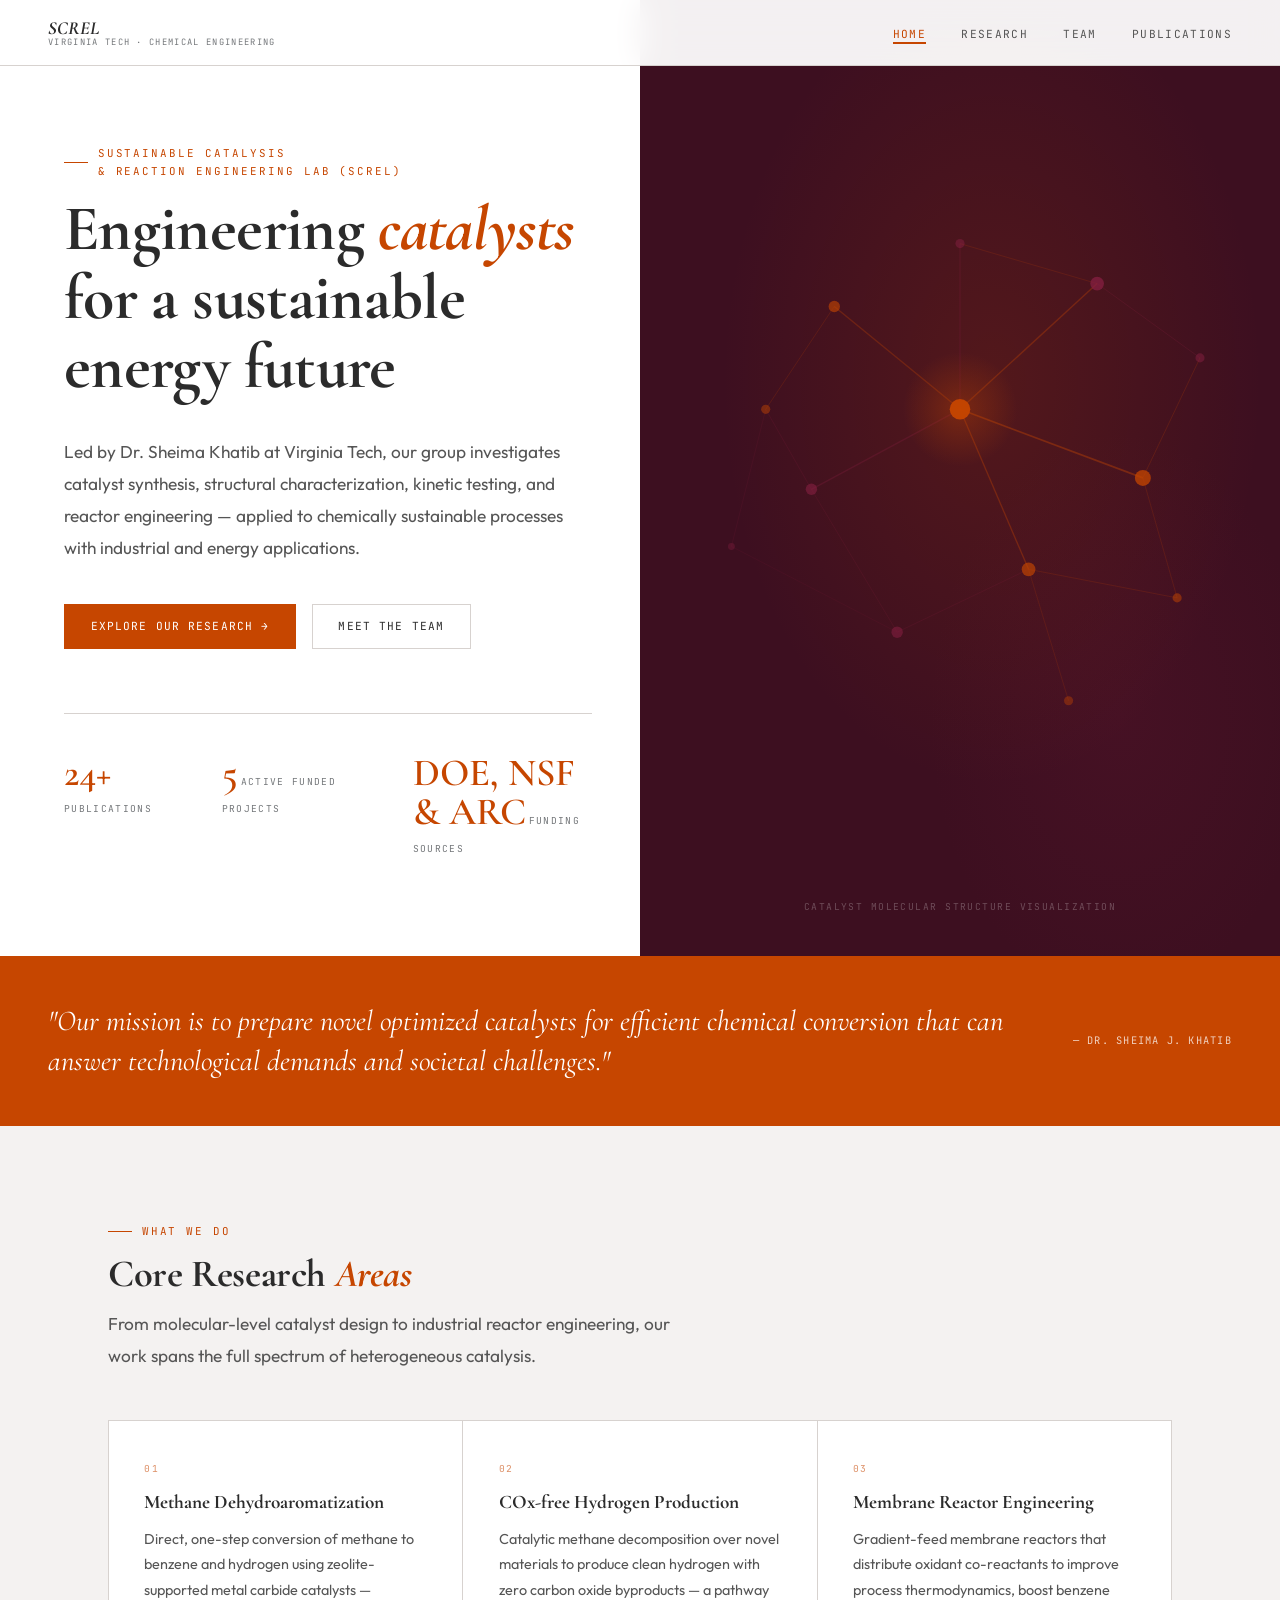
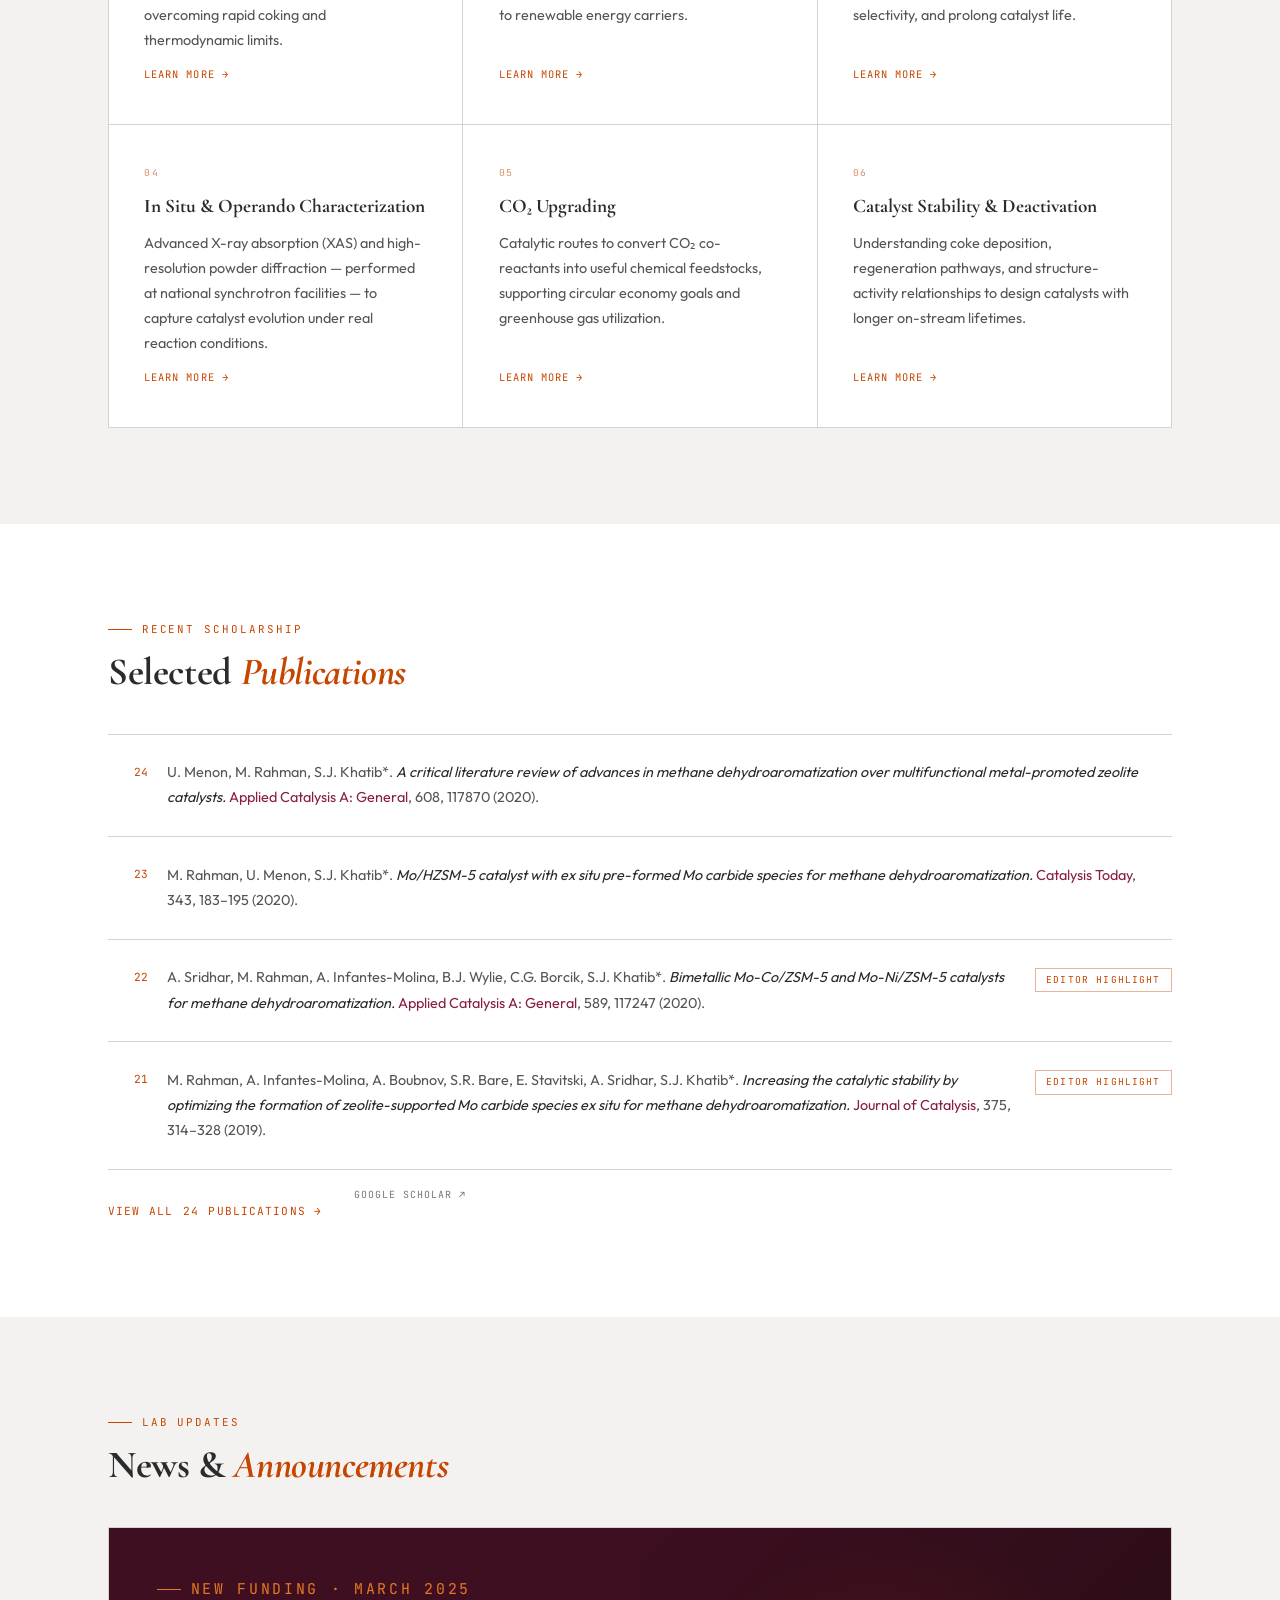
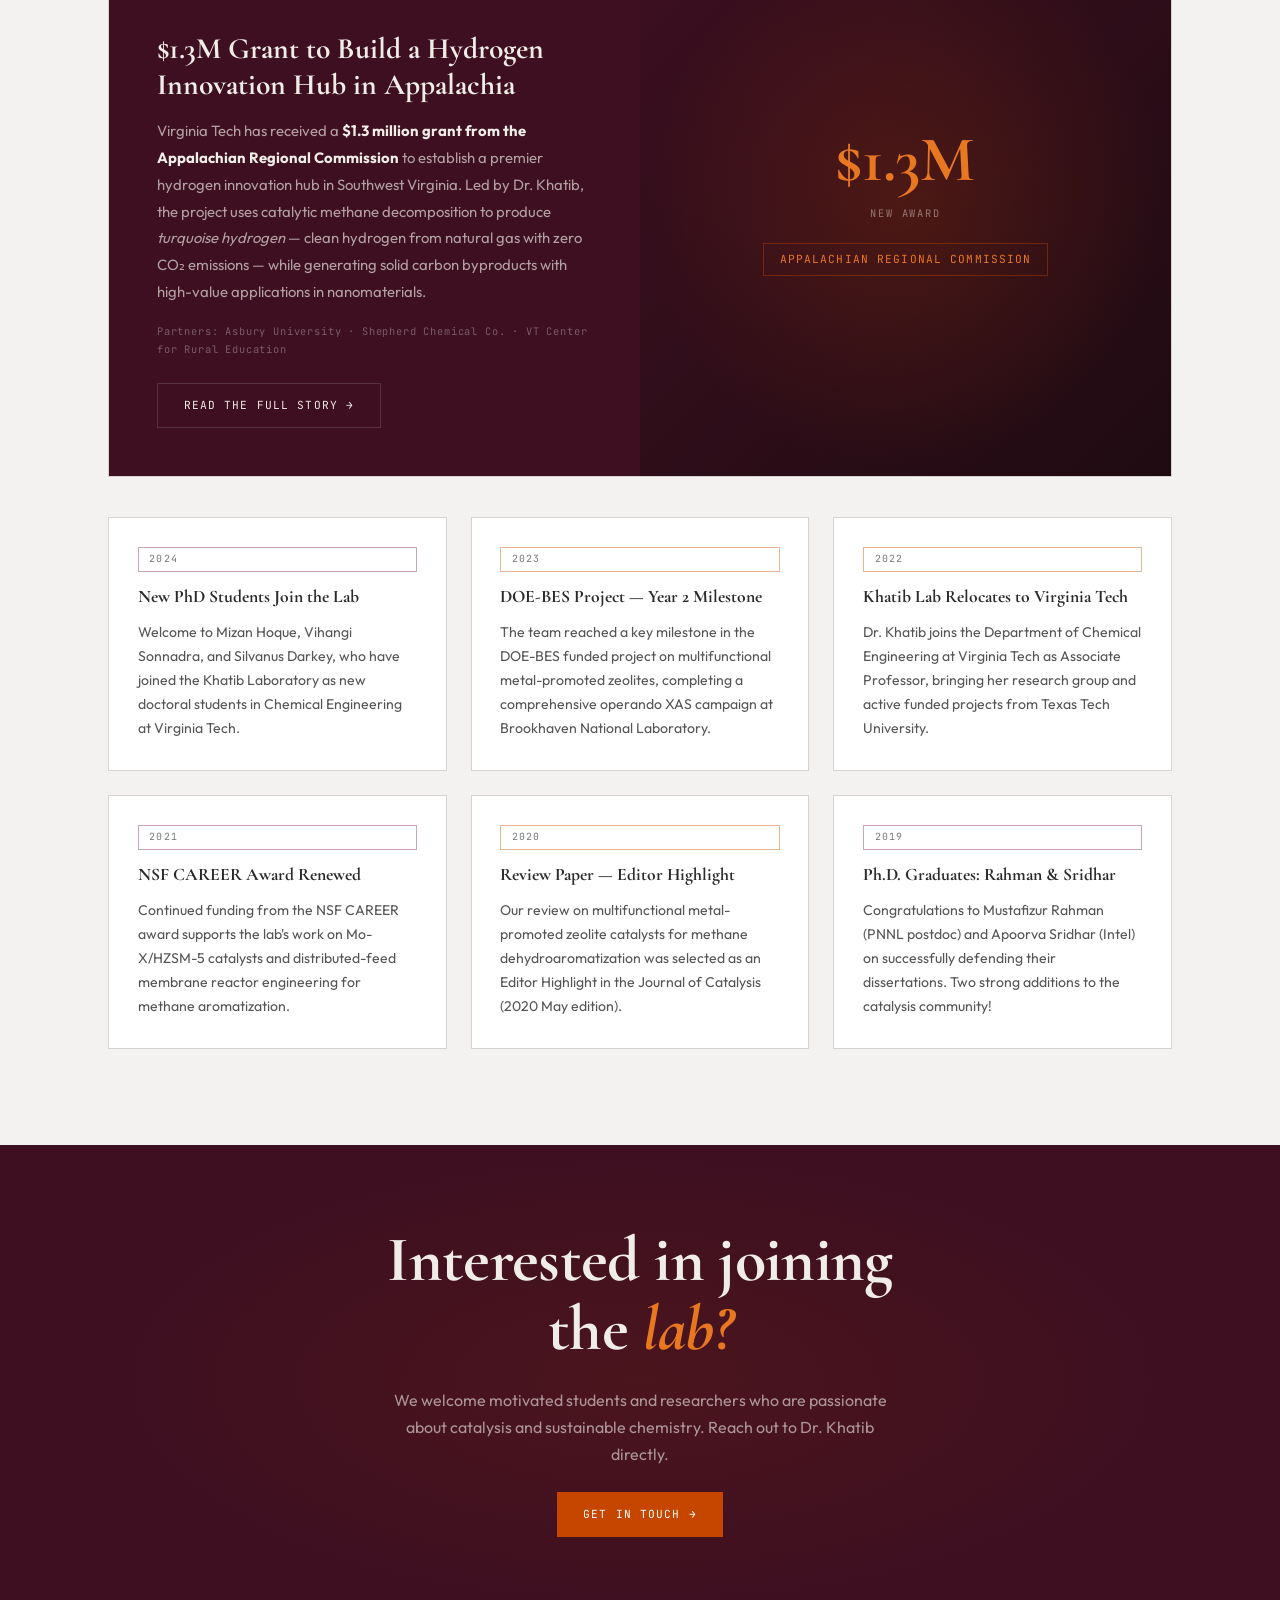
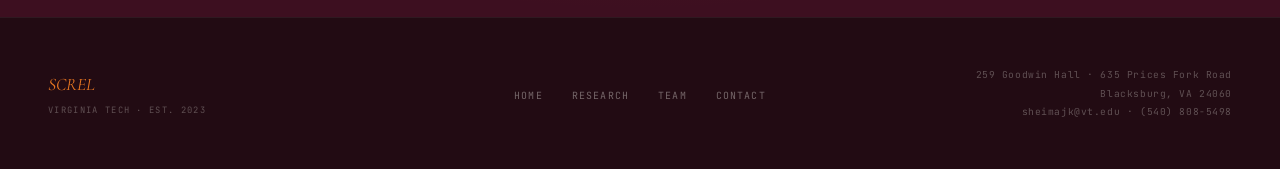
<file: index.html>
<!DOCTYPE html>
<html lang="en">
<head>
  <meta charset="UTF-8">
  <meta name="viewport" content="width=device-width, initial-scale=1.0">
  <meta name="description" content="Khatib Laboratory at Virginia Tech studies heterogeneous catalysis, methane conversion, hydrogen production, catalyst characterization, and reactor engineering.">
  <meta name="theme-color" content="#861f41">
  <title>Sustainable Catalysis and Rection Engineering Lab (SCREL) — Virginia Tech</title>
  <link rel="stylesheet" href="style.css">
  <style>
    /* ══ PAGE-SPECIFIC: index.html ══ */

    /* Hero */
    .hero {
      min-height: 100vh;
      display: grid;
      grid-template-columns: 1fr 1fr;
      overflow: hidden;
    }

    .hero__left {
      display: flex;
      flex-direction: column;
      justify-content: center;
      padding: 9rem var(--gutter) 6rem calc(var(--gutter) + 1rem);
      position: relative;
      z-index: 1;
    }

    .hero__left .display-title { margin-bottom: 1.4rem; }
    .hero__left .lead { margin-bottom: 2.5rem; }

    .hero__cta { display: flex; gap: 1rem; flex-wrap: wrap; }

    .hero__stats {
      margin-top: 4rem;
      display: flex;
      gap: 3rem;
      padding-top: 2.5rem;
      border-top: 1px solid var(--border);
    }
    .hero__stat .num {
      font-family: var(--font-display);
      font-size: 2.4rem;
      font-weight: 600;
      color: var(--gold);
      line-height: 1;
    }
    .hero__stat .lbl {
      font-family: var(--font-mono);
      font-size: 0.6rem;
      letter-spacing: 0.14em;
      text-transform: uppercase;
      color: var(--ink-light);
      margin-top: 0.3rem;
    }

    .hero__right {
      background: var(--bg-dark);
      position: relative;
      overflow: hidden;
    }
    .hero__right::before {
      content: '';
      position: absolute;
      inset: 0;
      background:
        radial-gradient(ellipse 65% 65% at 55% 40%, rgba(198,70,0,0.16) 0%, transparent 65%),
        radial-gradient(ellipse 50% 50% at 75% 75%, rgba(134,31,65,0.12) 0%, transparent 60%);
    }
    .hero__right svg {
      position: absolute;
      inset: 0;
      width: 100%;
      height: 100%;
    }
    .hero__right-label {
      position: absolute;
      bottom: 2.5rem;
      left: 3rem;
      right: 3rem;
      font-family: var(--font-mono);
      font-size: 0.6rem;
      letter-spacing: 0.15em;
      text-transform: uppercase;
      color: rgba(255,255,255,0.25);
      text-align: center;
    }

    /* Mission strip */
    .mission {
      background: var(--gold);
      color: #fff;
      padding: 2.8rem var(--gutter);
      display: flex;
      align-items: center;
      gap: 3rem;
    }
    .mission__quote {
      font-family: var(--font-display);
      font-size: clamp(1.25rem, 2.5vw, 1.8rem);
      font-style: italic;
      font-weight: 400;
      line-height: 1.4;
      flex: 1;
    }
    .mission__attr {
      font-family: var(--font-mono);
      font-size: 0.65rem;
      letter-spacing: 0.12em;
      text-transform: uppercase;
      opacity: 0.75;
      white-space: nowrap;
    }

    /* Research highlights */
    .highlights__grid {
      display: grid;
      grid-template-columns: repeat(3, 1fr);
      gap: 1px;
      background: var(--border);
      border: 1px solid var(--border);
      margin-top: 3rem;
    }
    .highlight-card {
      background: var(--surface);
      padding: 2.5rem 2.2rem;
      position: relative;
      transition: background 0.2s;
      display: flex;
      flex-direction: column;
      gap: 0.8rem;
    }
    .highlight-card:hover { background: var(--bg-alt); }
    .highlight-card__num {
      font-family: var(--font-mono);
      font-size: 0.6rem;
      color: var(--gold);
      letter-spacing: 0.15em;
      opacity: 0.6;
    }
    .highlight-card h3 {
      font-family: var(--font-display);
      font-size: 1.2rem;
      font-weight: 700;
      line-height: 1.25;
    }
    .highlight-card p {
      font-size: 0.9rem;
      color: var(--ink-mid);
      line-height: 1.75;
    }
    .highlight-card__link {
      margin-top: auto;
      font-family: var(--font-mono);
      font-size: 0.65rem;
      letter-spacing: 0.1em;
      text-transform: uppercase;
      color: var(--gold);
      transition: gap 0.2s;
      display: flex;
      align-items: center;
      gap: 0.4rem;
    }
    .highlight-card:hover .highlight-card__link { gap: 0.8rem; }

    /* Publications preview */
    .pub-preview__list { margin-top: 2.5rem; }

    .pub-row {
      display: grid;
      grid-template-columns: 2.5rem 1fr auto;
      align-items: start;
      gap: 1.2rem;
      padding: 1.6rem 0;
      border-bottom: 1px solid var(--border);
      transition: padding-left 0.2s;
    }
    .pub-row:hover { padding-left: 0.4rem; }
    .pub-row:first-child { border-top: 1px solid var(--border); }

    .pub-row__num {
      font-family: var(--font-mono);
      font-size: 0.7rem;
      color: var(--gold);
      padding-top: 0.15rem;
      text-align: right;
    }
    .pub-row__body { font-size: 0.9rem; line-height: 1.75; color: var(--ink-mid); }
    .pub-row__body .title { font-style: italic; color: var(--ink); }
    .pub-row__body .journal { color: var(--teal); }
    .pub-row__badge {
      display: flex;
      align-items: start;
      padding-top: 0.15rem;
    }

    .pub-all-link {
      margin-top: 2rem;
      display: flex;
      align-items: center;
      gap: 0.6rem;
      font-family: var(--font-mono);
      font-size: 0.7rem;
      letter-spacing: 0.1em;
      text-transform: uppercase;
      color: var(--gold);
      width: fit-content;
    }
    .pub-all-link:hover { color: var(--rust); }

    /* News spotlight (featured item) */
    .news__spotlight {
      display: grid;
      grid-template-columns: 1fr 1fr;
      background: var(--bg-dark);
      border: 1px solid var(--border);
      margin-top: 2.5rem;
      margin-bottom: 1.5rem;
      overflow: hidden;
      position: relative;
    }
    .news__spotlight::before {
      content: 'Latest Highlight';
      position: absolute;
      top: 1.4rem; right: 1.6rem;
      font-family: var(--font-mono);
      font-size: 0.58rem;
      letter-spacing: 0.18em;
      text-transform: uppercase;
      color: var(--gold-light);
      opacity: 0.7;
    }
    .news__spotlight-content {
      padding: 3rem 3rem 3rem 3rem;
      display: flex;
      flex-direction: column;
      justify-content: center;
      gap: 1rem;
    }
    .news__spotlight-content .eyebrow {
      color: var(--gold-light);
    }
    .news__spotlight-content .eyebrow::before {
      background: var(--gold-light);
    }
    .news__spotlight-content h3 {
      font-family: var(--font-display);
      font-size: clamp(1.3rem, 2.5vw, 1.85rem);
      font-weight: 700;
      line-height: 1.2;
      color: #f0ede8;
    }
    .news__spotlight-content p {
      font-size: 0.93rem;
      color: rgba(240,237,232,0.65);
      line-height: 1.8;
    }
    .news__spotlight-content .spotlight-meta {
      font-family: var(--font-mono);
      font-size: 0.65rem;
      letter-spacing: 0.08em;
      color: rgba(240,237,232,0.35);
    }
    .news__spotlight-content a.btn {
      align-self: flex-start;
      margin-top: 0.5rem;
    }
    .news__spotlight-visual {
      background: linear-gradient(135deg, #3d0f20 0%, #1f0b12 100%);
      display: flex;
      align-items: center;
      justify-content: center;
      padding: 3rem;
      position: relative;
      overflow: hidden;
    }
    .news__spotlight-visual::before {
      content: '';
      position: absolute;
      inset: 0;
      background: radial-gradient(ellipse 70% 70% at 50% 50%, rgba(198,70,0,0.2) 0%, transparent 70%);
    }
    .news__spotlight-badge {
      position: relative;
      z-index: 1;
      text-align: center;
      display: flex;
      flex-direction: column;
      align-items: center;
      gap: 0.8rem;
    }
    .news__spotlight-badge .amount {
      font-family: var(--font-display);
      font-size: 4rem;
      font-weight: 700;
      color: var(--gold-light);
      line-height: 1;
    }
    .news__spotlight-badge .amount-label {
      font-family: var(--font-mono);
      font-size: 0.65rem;
      letter-spacing: 0.18em;
      text-transform: uppercase;
      color: rgba(240,237,232,0.45);
    }
    .news__spotlight-badge .funder {
      font-family: var(--font-mono);
      font-size: 0.7rem;
      letter-spacing: 0.1em;
      text-transform: uppercase;
      color: var(--gold-light);
      border: 1px solid rgba(198,70,0,0.4);
      padding: 0.35rem 1rem;
      margin-top: 0.5rem;
    }

    /* News */
    .news__grid {
      display: grid;
      grid-template-columns: repeat(3, 1fr);
      gap: 1.5rem;
      margin-top: 2.5rem;
    }
    .news-card {
      background: var(--surface);
      border: 1px solid var(--border);
      padding: 1.8rem;
      display: flex;
      flex-direction: column;
      gap: 0.8rem;
      transition: box-shadow 0.25s, transform 0.25s;
    }
    .news-card:hover {
      box-shadow: 0 8px 32px rgba(0,0,0,0.08);
      transform: translateY(-3px);
    }
    .news-card__date {
      font-family: var(--font-mono);
      font-size: 0.62rem;
      letter-spacing: 0.12em;
      color: var(--ink-light);
    }
    .news-card h3 {
      font-family: var(--font-display);
      font-size: 1.1rem;
      font-weight: 700;
      line-height: 1.35;
    }
    .news-card p { font-size: 0.88rem; color: var(--ink-mid); line-height: 1.7; }

    /* CTA strip */
    .cta-strip {
      background: var(--bg-dark);
      padding: 5rem var(--gutter);
      text-align: center;
      display: flex;
      flex-direction: column;
      align-items: center;
      gap: 1.5rem;
      position: relative;
      overflow: hidden;
    }
    .cta-strip::before {
      content: '';
      position: absolute;
      inset: 0;
      background: radial-gradient(ellipse 60% 70% at 50% 50%, rgba(198,70,0,0.1) 0%, transparent 70%);
    }
    .cta-strip .display-title { color: #f0ede8; position: relative; }
    .cta-strip .display-title em { color: var(--gold-light); }
    .cta-strip p {
      color: rgba(240,237,232,0.6);
      max-width: 500px;
      position: relative;
      font-size: 1rem;
    }
    .cta-strip .btn { position: relative; }

    /* Footer */
    .site-footer {
      background: #220b13;
      color: rgba(240,237,232,0.55);
      padding: 3rem var(--gutter);
      display: grid;
      grid-template-columns: 1fr auto 1fr;
      align-items: center;
      gap: 2rem;
      border-top: 1px solid rgba(255,255,255,0.06);
    }
    .footer__brand {
      font-family: var(--font-display);
      font-size: 1.1rem;
      font-style: italic;
      color: var(--gold-light);
    }
    .footer__brand small {
      display: block;
      font-family: var(--font-mono);
      font-size: 0.55rem;
      letter-spacing: 0.15em;
      text-transform: uppercase;
      color: rgba(240,237,232,0.3);
      font-style: normal;
      margin-top: 0.2rem;
    }
    .footer__links {
      display: flex;
      gap: 1.8rem;
      list-style: none;
    }
    .footer__links a {
      font-family: var(--font-mono);
      font-size: 0.62rem;
      letter-spacing: 0.12em;
      text-transform: uppercase;
      color: rgba(240,237,232,0.4);
      transition: color 0.2s;
    }
    .footer__links a:hover { color: var(--gold-light); }
    .footer__info {
      text-align: right;
      font-family: var(--font-mono);
      font-size: 0.6rem;
      letter-spacing: 0.06em;
      line-height: 1.9;
      color: rgba(240,237,232,0.3);
    }

    /* Responsive */
    @media (max-width: 900px) {
      .hero { grid-template-columns: 1fr; }
      .hero__right { display: none; }
      .hero__left { padding: 8rem 1.5rem 5rem; }
      .hero__stats { gap: 2rem; flex-wrap: wrap; }
      .mission { flex-direction: column; gap: 1rem; }
      .mission__attr { white-space: normal; }
      .highlights__grid { grid-template-columns: 1fr; }
      .news__spotlight { grid-template-columns: 1fr; }
      .news__spotlight-visual { min-height: 200px; }
      .news__spotlight::before { display: none; }
      .news__grid { grid-template-columns: 1fr; }
      .site-footer { grid-template-columns: 1fr; text-align: center; }
      .footer__info { text-align: center; }
      .footer__links { justify-content: center; flex-wrap: wrap; }
    }
    @media (max-width: 600px) {
      .pub-row { grid-template-columns: 2rem 1fr; }
      .pub-row__badge { display: none; }
    }
  </style>
</head>
<body>

  <!-- ══ NAVIGATION ══ -->
  <nav class="site-nav" id="mainNav">
    <a href="index.html" class="nav-logo">
      <span class="nav-logo__name">SCREL</span>
      <span class="nav-logo__sub">Virginia Tech · Chemical Engineering</span>
    </a>
    <button class="nav-toggle" id="navToggle" type="button" aria-label="Toggle menu" aria-controls="navLinks" aria-expanded="false">
      <span></span><span></span><span></span>
    </button>
    <ul class="nav-links" id="navLinks">
      <li><a href="index.html" class="active">Home</a></li>
      <li><a href="research.html">Research</a></li>
      <li><a href="team.html">Team</a></li>
      <li><a href="publications.html">Publications</a></li>
    </ul>
  </nav>

  <!-- ══ HERO ══ -->
  <section class="hero">
    <div class="hero__left">
      <p class="eyebrow">Sustainable Catalysis <br>&amp; Reaction Engineering Lab (SCREL)</p>

      <h1 class="display-title">
        Engineering <em>catalysts</em><br>
        for a sustainable<br>
        energy future
      </h1>

      <p class="lead">
        Led by Dr. Sheima Khatib at Virginia Tech, our group investigates
        catalyst synthesis, structural characterization, kinetic testing,
        and reactor engineering — applied to chemically sustainable
        processes with industrial and energy applications.
      </p>

      <div class="hero__cta">
        <a href="research.html" class="btn btn--gold">Explore Our Research →</a>
        <a href="team.html"     class="btn btn--outline">Meet the Team</a>
      </div>

      <div class="hero__stats">
        <div class="hero__stat">
          <span class="num">24+</span>
          <span class="lbl">Publications</span>
        </div>
        <div class="hero__stat">
          <span class="num">5</span>
          <span class="lbl">Active Funded Projects</span>
        </div>
        <div class="hero__stat">
          <span class="num">DOE, NSF<br>&amp; ARC</span>
          <span class="lbl">Funding Sources</span>
        </div>
      </div>
    </div>

    <div class="hero__right" aria-hidden="true">
      <!-- Decorative molecular network -->
      <svg viewBox="0 0 560 720" fill="none" xmlns="http://www.w3.org/2000/svg">
        <defs>
          <radialGradient id="nodeGlow" cx="50%" cy="50%" r="50%">
            <stop offset="0%" stop-color="#c64600" stop-opacity="0.35"/>
            <stop offset="100%" stop-color="#c64600" stop-opacity="0"/>
          </radialGradient>
        </defs>
        <!-- Bonds -->
        <line x1="280" y1="300" x2="400" y2="190" stroke="#c64600" stroke-width="1.2" opacity="0.35"/>
        <line x1="280" y1="300" x2="170" y2="210" stroke="#c64600" stroke-width="1.2" opacity="0.3"/>
        <line x1="280" y1="300" x2="440" y2="360" stroke="#c64600" stroke-width="1.5" opacity="0.4"/>
        <line x1="280" y1="300" x2="150" y2="370" stroke="#861f41" stroke-width="1.2" opacity="0.3"/>
        <line x1="280" y1="300" x2="340" y2="440" stroke="#c64600" stroke-width="1.2" opacity="0.35"/>
        <line x1="280" y1="300" x2="280" y2="155" stroke="#861f41" stroke-width="1" opacity="0.25"/>
        <line x1="400" y1="190" x2="280" y2="155" stroke="#c64600" stroke-width="0.8" opacity="0.2"/>
        <line x1="400" y1="190" x2="490" y2="255" stroke="#861f41" stroke-width="0.8" opacity="0.25"/>
        <line x1="440" y1="360" x2="490" y2="255" stroke="#c64600" stroke-width="0.8" opacity="0.22"/>
        <line x1="440" y1="360" x2="470" y2="465" stroke="#c64600" stroke-width="0.8" opacity="0.2"/>
        <line x1="340" y1="440" x2="470" y2="465" stroke="#c64600" stroke-width="0.8" opacity="0.2"/>
        <line x1="340" y1="440" x2="225" y2="495" stroke="#861f41" stroke-width="0.8" opacity="0.2"/>
        <line x1="340" y1="440" x2="375" y2="555" stroke="#c64600" stroke-width="0.8" opacity="0.18"/>
        <line x1="150" y1="370" x2="110" y2="300" stroke="#861f41" stroke-width="0.8" opacity="0.2"/>
        <line x1="150" y1="370" x2="225" y2="495" stroke="#861f41" stroke-width="0.8" opacity="0.18"/>
        <line x1="170" y1="210" x2="110" y2="300" stroke="#c64600" stroke-width="0.8" opacity="0.2"/>
        <line x1="110" y1="300" x2="80" y2="420" stroke="#861f41" stroke-width="0.8" opacity="0.15"/>
        <line x1="225" y1="495" x2="80" y2="420" stroke="#861f41" stroke-width="0.7" opacity="0.15"/>
        <!-- Main node glow -->
        <circle cx="280" cy="300" r="50" fill="url(#nodeGlow)"/>
        <!-- Nodes -->
        <circle cx="280" cy="300" r="9"  fill="#c64600" opacity="0.95"/>
        <circle cx="400" cy="190" r="6"  fill="#861f41" opacity="0.75"/>
        <circle cx="170" cy="210" r="5"  fill="#c64600" opacity="0.6"/>
        <circle cx="440" cy="360" r="7"  fill="#c64600" opacity="0.75"/>
        <circle cx="150" cy="370" r="5"  fill="#861f41" opacity="0.6"/>
        <circle cx="340" cy="440" r="6"  fill="#c64600" opacity="0.65"/>
        <circle cx="225" cy="495" r="5"  fill="#861f41" opacity="0.55"/>
        <circle cx="470" cy="465" r="4"  fill="#c64600" opacity="0.5"/>
        <circle cx="280" cy="155" r="4"  fill="#861f41" opacity="0.5"/>
        <circle cx="110" cy="300" r="4"  fill="#c64600" opacity="0.45"/>
        <circle cx="490" cy="255" r="4"  fill="#861f41" opacity="0.5"/>
        <circle cx="375" cy="555" r="4"  fill="#c64600" opacity="0.4"/>
        <circle cx="80"  cy="420" r="3"  fill="#861f41" opacity="0.35"/>
      </svg>
      <p class="hero__right-label">Catalyst molecular structure visualization</p>
    </div>
  </section>

  <!-- ══ MISSION STRIP ══ -->
  <div class="mission reveal">
    <p class="mission__quote">
      "Our mission is to prepare novel optimized catalysts for efficient
      chemical conversion that can answer technological demands and societal challenges."
    </p>
    <span class="mission__attr">— Dr. Sheima J. Khatib</span>
  </div>

  <!-- ══ RESEARCH HIGHLIGHTS ══ -->
  <section class="section section--alt">
    <div class="container">
      <p class="eyebrow reveal">What We Do</p>
      <h2 class="section-title reveal">Core Research <em>Areas</em></h2>
      <p class="lead reveal">
        From molecular-level catalyst design to industrial reactor engineering,
        our work spans the full spectrum of heterogeneous catalysis.
      </p>

      <div class="highlights__grid">
        <div class="highlight-card reveal reveal-delay-1">
          <span class="highlight-card__num">01</span>
          <h3>Methane Dehydroaromatization</h3>
          <p>Direct, one-step conversion of methane to benzene and hydrogen using zeolite-supported metal carbide catalysts — overcoming rapid coking and thermodynamic limits.</p>
          <a href="research.html#mda" class="highlight-card__link">Learn more →</a>
        </div>
        <div class="highlight-card reveal reveal-delay-2">
          <span class="highlight-card__num">02</span>
          <h3>COx-free Hydrogen Production</h3>
          <p>Catalytic methane decomposition over novel materials to produce clean hydrogen with zero carbon oxide byproducts — a pathway to renewable energy carriers.</p>
          <a href="research.html#hydrogen" class="highlight-card__link">Learn more →</a>
        </div>
        <div class="highlight-card reveal reveal-delay-3">
          <span class="highlight-card__num">03</span>
          <h3>Membrane Reactor Engineering</h3>
          <p>Gradient-feed membrane reactors that distribute oxidant co-reactants to improve process thermodynamics, boost benzene selectivity, and prolong catalyst life.</p>
          <a href="research.html#membranes" class="highlight-card__link">Learn more →</a>
        </div>
        <div class="highlight-card reveal reveal-delay-1">
          <span class="highlight-card__num">04</span>
          <h3>In Situ &amp; Operando Characterization</h3>
          <p>Advanced X-ray absorption (XAS) and high-resolution powder diffraction — performed at national synchrotron facilities — to capture catalyst evolution under real reaction conditions.</p>
          <a href="research.html#characterization" class="highlight-card__link">Learn more →</a>
        </div>
        <div class="highlight-card reveal reveal-delay-2">
          <span class="highlight-card__num">05</span>
          <h3>CO₂ Upgrading</h3>
          <p>Catalytic routes to convert CO₂ co-reactants into useful chemical feedstocks, supporting circular economy goals and greenhouse gas utilization.</p>
          <a href="research.html#co2" class="highlight-card__link">Learn more →</a>
        </div>
        <div class="highlight-card reveal reveal-delay-3">
          <span class="highlight-card__num">06</span>
          <h3>Catalyst Stability &amp; Deactivation</h3>
          <p>Understanding coke deposition, regeneration pathways, and structure-activity relationships to design catalysts with longer on-stream lifetimes.</p>
          <a href="research.html#stability" class="highlight-card__link">Learn more →</a>
        </div>
      </div>
    </div>
  </section>

  <!-- ══ PUBLICATIONS PREVIEW ══ -->
  <section class="section">
    <div class="container">
      <p class="eyebrow reveal">Recent Scholarship</p>
      <h2 class="section-title reveal">Selected <em>Publications</em></h2>

      <div class="pub-preview__list">

        <div class="pub-row reveal">
          <span class="pub-row__num">24</span>
          <div class="pub-row__body">
            U. Menon, M. Rahman, S.J. Khatib*.
            <span class="title">A critical literature review of advances in methane dehydroaromatization over multifunctional metal-promoted zeolite catalysts.</span>
            <span class="journal">Applied Catalysis A: General</span>, 608, 117870 (2020).
          </div>
          <div class="pub-row__badge"></div>
        </div>

        <div class="pub-row reveal">
          <span class="pub-row__num">22</span>
          <div class="pub-row__body">
            A. Sridhar, M. Rahman, A. Infantes-Molina, B.J. Wylie, C.G. Borcik, S.J. Khatib*.
            <span class="title">Bimetallic Mo-Co/ZSM-5 and Mo-Ni/ZSM-5 catalysts for methane dehydroaromatization.</span>
            <span class="journal">Applied Catalysis A: General</span>, 589, 117247 (2020).
          </div>
          <div class="pub-row__badge"></div>
        </div>

        <div class="pub-row reveal">
          <span class="pub-row__num">21</span>
          <div class="pub-row__body">
            M. Rahman, A. Infantes-Molina, A. Boubnov, S.R. Bare, E. Stavitski, A. Sridhar, S.J. Khatib*.
            <span class="title">Increasing the catalytic stability by optimizing the formation of zeolite-supported Mo carbide species ex situ for methane dehydroaromatization.</span>
            <span class="journal">Journal of Catalysis</span>, 375, 314–328 (2019).
          </div>
          <div class="pub-row__badge">
            <span class="tag tag--gold">Editor Highlight</span>
          </div>
        </div>

        <div class="pub-row reveal">
          <span class="pub-row__num">19</span>
          <div class="pub-row__body">
            A. Sridhar, M. Rahman, S.J. Khatib*.
            <span class="title">Enhancement of Mo/ZSM-5 catalysts in methane aromatization by addition of Fe promoters and by reduction/carburization pretreatment.</span>
            <span class="journal">ChemCatChem</span>, 10(12), 2571–2583 (2018).
          </div>
          <div class="pub-row__badge">
            <span class="tag tag--teal">Cover Feature</span>
          </div>
        </div>

      </div>

      <div style="display:flex;align-items:center;gap:2rem;flex-wrap:wrap;" class="reveal">
        <a href="publications.html" class="pub-all-link">
          View all <span data-publication-count>24</span> publications →
        </a>
        <a href="https://scholar.google.com/citations?user=nKNyE24AAAAJ&hl=en" target="_blank" style="font-family:var(--font-mono);font-size:0.62rem;letter-spacing:0.1em;text-transform:uppercase;color:var(--ink-light);text-decoration:none;transition:color 0.2s;" onmouseover="this.style.color='var(--teal)'" onmouseout="this.style.color='var(--ink-light)'">
          Google Scholar ↗
        </a>
      </div>
    </div>
  </section>

  <!-- ══ NEWS ══ -->
  <section class="section section--alt">
    <div class="container">
      <p class="eyebrow reveal">Lab Updates</p>
      <h2 class="section-title reveal">News &amp; <em>Announcements</em></h2>

      <!-- ── SPOTLIGHT: ARC Grant ── -->
      <div class="news__spotlight reveal">
        <div class="news__spotlight-content">
          <p class="eyebrow">New Funding · March 2025</p>
          <h3>$1.3M Grant to Build a Hydrogen Innovation Hub in Appalachia</h3>
          <p>
            Virginia Tech has received a <strong style="color:#f0ede8;">$1.3 million grant from the Appalachian
            Regional Commission</strong> to establish a premier hydrogen innovation hub in Southwest Virginia.
            Led by Dr. Khatib, the project uses catalytic methane decomposition to produce
            <em>turquoise hydrogen</em> — clean hydrogen from natural gas with zero CO₂ emissions —
            while generating solid carbon byproducts with high-value applications in nanomaterials.
          </p>
          <p class="spotlight-meta">
            Partners: Asbury University · Shepherd Chemical Co. · VT Center for Rural Education
          </p>
          <a href="https://news.vt.edu/articles/2025/03/eng-che-khatib-receives-grant-to-revolutionize-appalachian-energy-industries.html"
             target="_blank" class="btn btn--outline-light">
            Read the Full Story →
          </a>
        </div>
        <div class="news__spotlight-visual" aria-hidden="true">
          <div class="news__spotlight-badge">
            <span class="amount">$1.3M</span>
            <span class="amount-label">New Award</span>
            <span class="funder">Appalachian Regional Commission</span>
          </div>
        </div>
      </div>

      <!-- ── Regular news cards ── -->
      <div class="news__grid">
        <div class="news-card reveal reveal-delay-1">
          <span class="news-card__date tag tag--teal">2024</span>
          <h3>New PhD Students Join the Lab</h3>
          <p>Welcome to Mizan Hoque, Vihangi Sonnadra, and Silvanus Darkey, who have joined the Khatib Laboratory as new doctoral students in Chemical Engineering at Virginia Tech.</p>
        </div>
        <div class="news-card reveal reveal-delay-2">
          <span class="news-card__date tag tag--gold">2023</span>
          <h3>DOE-BES Project — Year 2 Milestone</h3>
          <p>The team reached a key milestone in the DOE-BES funded project on multifunctional metal-promoted zeolites, completing a comprehensive operando XAS campaign at Brookhaven National Laboratory.</p>
        </div>
        <div class="news-card reveal reveal-delay-3">
          <span class="news-card__date tag tag--gold">2022</span>
          <h3>Khatib Lab Relocates to Virginia Tech</h3>
          <p>Dr. Khatib joins the Department of Chemical Engineering at Virginia Tech as Associate Professor, bringing her research group and active funded projects from Texas Tech University.</p>
        </div>
        <div class="news-card reveal reveal-delay-1">
          <span class="news-card__date tag tag--teal">2021</span>
          <h3>NSF CAREER Award Renewed</h3>
          <p>Continued funding from the NSF CAREER award supports the lab's work on Mo-X/HZSM-5 catalysts and distributed-feed membrane reactor engineering for methane aromatization.</p>
        </div>
        <div class="news-card reveal reveal-delay-2">
          <span class="news-card__date tag tag--gold">2020</span>
          <h3>Review Paper — Editor Highlight</h3>
          <p>Our review on multifunctional metal-promoted zeolite catalysts for methane dehydroaromatization was selected as an Editor Highlight in the Journal of Catalysis (2020 May edition).</p>
        </div>
        <div class="news-card reveal reveal-delay-3">
          <span class="news-card__date tag tag--teal">2019</span>
          <h3>Ph.D. Graduates: Rahman &amp; Sridhar</h3>
          <p>Congratulations to Mustafizur Rahman (PNNL postdoc) and Apoorva Sridhar (Intel) on successfully defending their dissertations. Two strong additions to the catalysis community!</p>
        </div>
      </div>
    </div>
  </section>

  <!-- ══ CTA STRIP ══ -->
  <div class="cta-strip">
    <h2 class="display-title">Interested in joining<br>the <em>lab?</em></h2>
    <p>We welcome motivated students and researchers who are passionate about catalysis and sustainable chemistry. Reach out to Dr. Khatib directly.</p>
    <a href="mailto:sheimajk@vt.edu" class="btn btn--gold">Get in Touch →</a>
  </div>

  <!-- ══ FOOTER ══ -->
  <footer class="site-footer">
    <div class="footer__brand">
      SCREL
      <small>Virginia Tech · Est. 2023</small>
    </div>
    <ul class="footer__links">
      <li><a href="index.html">Home</a></li>
      <li><a href="research.html">Research</a></li>
      <li><a href="team.html">Team</a></li>
      <li><a href="mailto:sheimajk@vt.edu">Contact</a></li>
    </ul>
    <div class="footer__info">
      259 Goodwin Hall · 635 Prices Fork Road<br>
      Blacksburg, VA 24060<br>
      sheimajk@vt.edu · (540) 808-5498
    </div>
  </footer>

  <script src="site.js" defer></script>
</body>
</html>
</file>
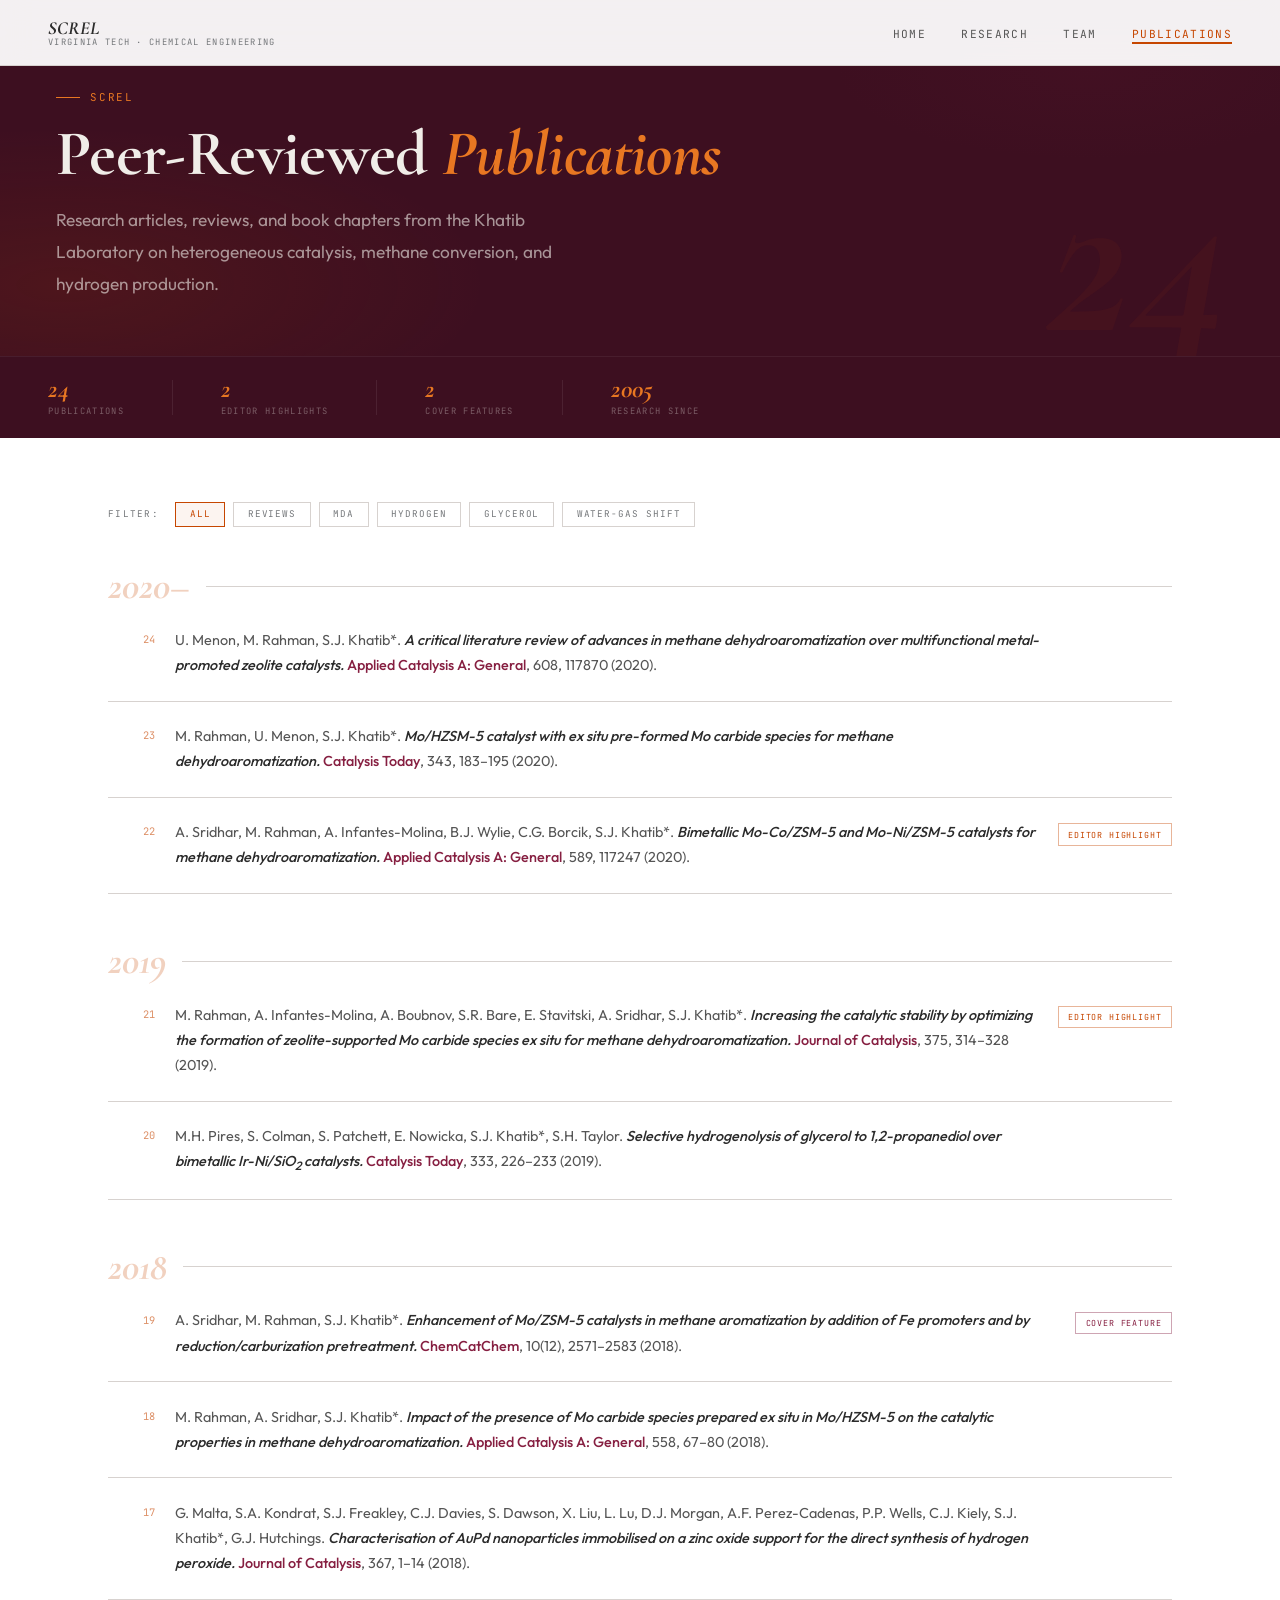
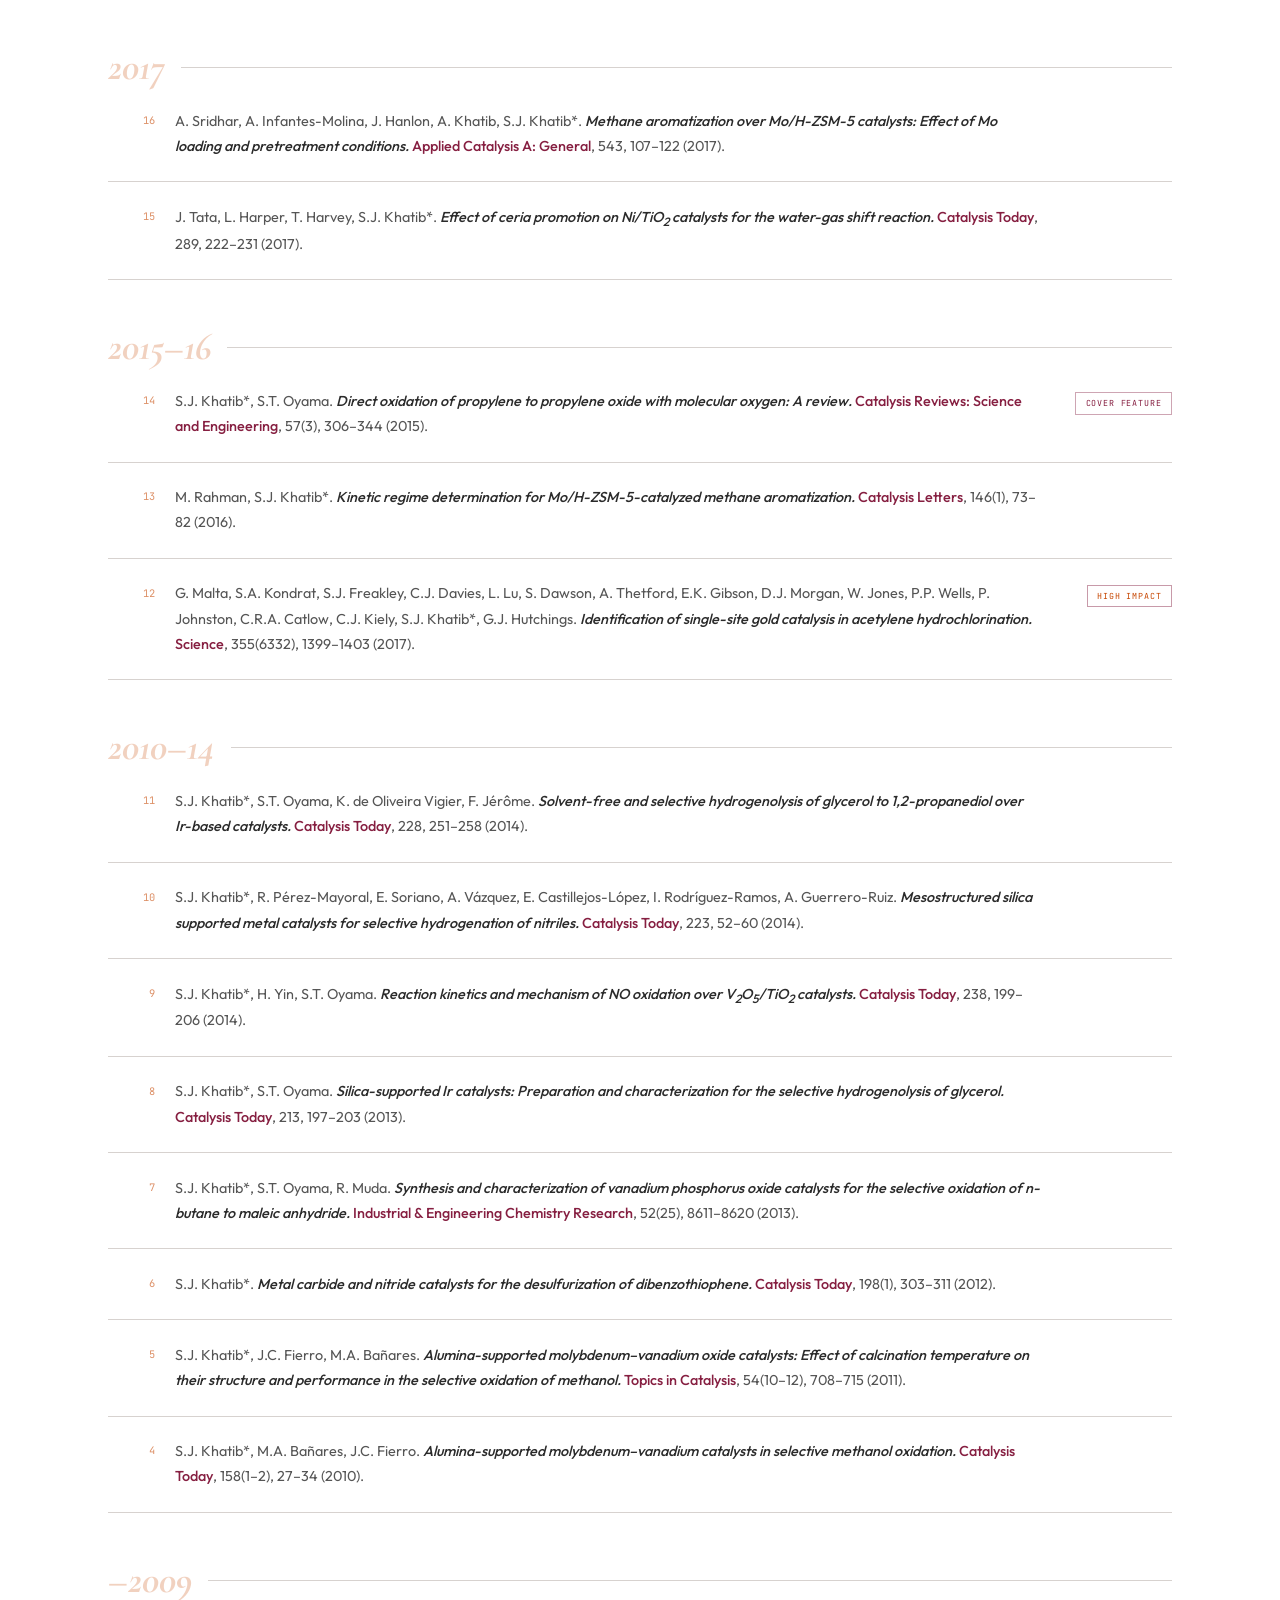
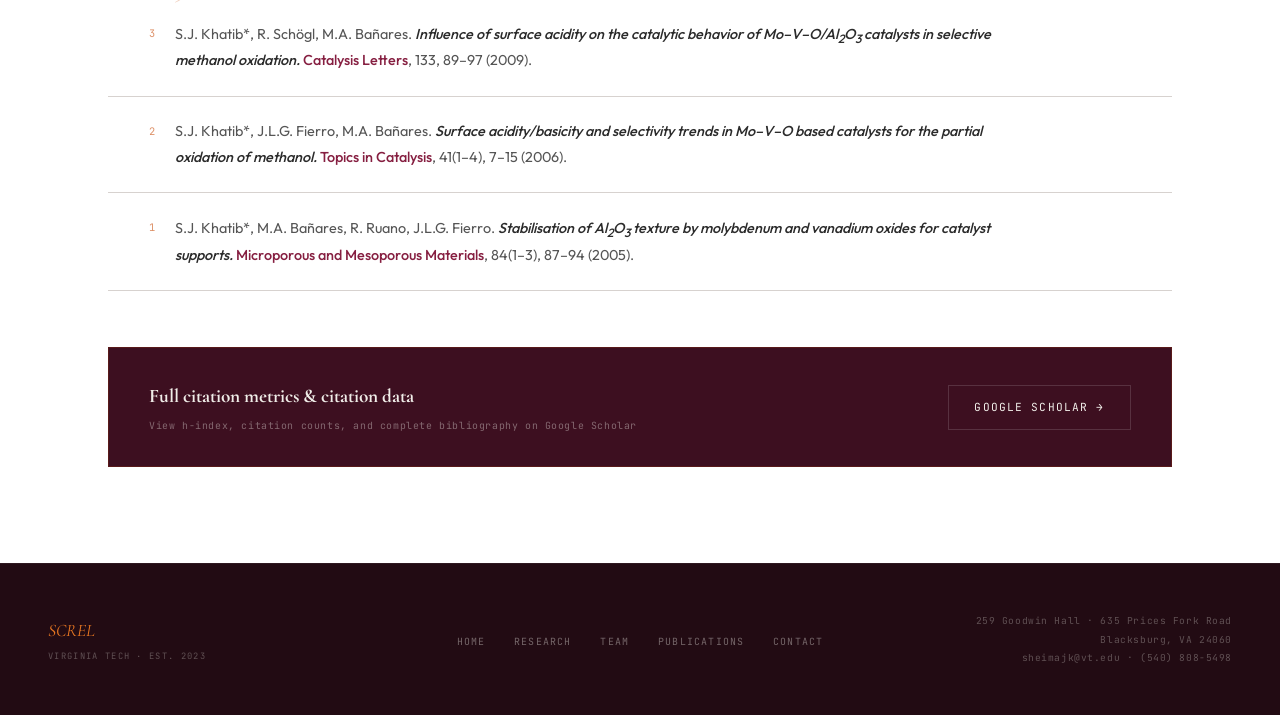
<file: publications.html>
<!DOCTYPE html>
<html lang="en">
<head>
  <meta charset="UTF-8">
  <meta name="viewport" content="width=device-width, initial-scale=1.0">
  <meta name="description" content="Browse peer-reviewed publications from the Khatib Laboratory on heterogeneous catalysis, methane conversion, hydrogen production, and related reaction engineering.">
  <meta name="theme-color" content="#861f41">
  <title>Publications — SCREL</title>
  <link rel="stylesheet" href="style.css">
  <style>
    /* ══ PAGE-SPECIFIC: publications.html ══ */

    /* ── Publications Banner ── */
    .pub-banner {
      min-height: 38vh;
      display: flex;
      flex-direction: column;
      justify-content: flex-end;
      background: var(--bg-dark);
      padding-top: 5.5rem;
      padding-bottom: 3.5rem;
      padding-left: calc(var(--gutter) + 0.5rem);
      padding-right: var(--gutter);
      position: relative;
      overflow: hidden;
    }
    .pub-banner::before {
      content: '';
      position: absolute;
      inset: 0;
      background:
        radial-gradient(ellipse 60% 80% at 5% 80%, rgba(198,70,0,0.12) 0%, transparent 55%),
        radial-gradient(ellipse 40% 50% at 85% 20%, rgba(134,31,65,0.07) 0%, transparent 50%);
      pointer-events: none;
    }
    /* Large decorative numeral */
    .pub-banner::after {
      content: attr(data-count);
      position: absolute;
      right: var(--gutter);
      bottom: -1rem;
      font-family: var(--font-display);
      font-size: clamp(8rem, 18vw, 16rem);
      font-weight: 700;
      font-style: italic;
      color: rgba(198,70,0,0.06);
      line-height: 1;
      pointer-events: none;
      user-select: none;
    }
    .pub-banner__content { position: relative; z-index: 1; max-width: 680px; }
    .pub-banner__content .eyebrow { color: var(--gold-light); }
    .pub-banner__content .eyebrow::before { background: var(--gold-light); }
    .pub-banner__content .display-title { color: #f0ede8; margin-bottom: 1rem; }
    .pub-banner__content .display-title em { color: var(--gold-light); }
    .pub-banner__content .lead { color: rgba(240,237,232,0.6); max-width: 520px; }

    /* ── Stats bar ── */
    .pub-stats {
      background: var(--bg-dark);
      border-top: 1px solid rgba(255,255,255,0.06);
      padding: 1.2rem var(--gutter);
      display: flex;
      gap: 3rem;
      align-items: center;
    }
    .pub-stat {
      display: flex;
      flex-direction: column;
      gap: 0.1rem;
    }
    .pub-stat__value {
      font-family: var(--font-display);
      font-size: 1.6rem;
      font-weight: 700;
      font-style: italic;
      color: var(--gold-light);
      line-height: 1;
    }
    .pub-stat__label {
      font-family: var(--font-mono);
      font-size: 0.55rem;
      letter-spacing: 0.15em;
      text-transform: uppercase;
      color: rgba(240,237,232,0.35);
    }
    .pub-stats__divider {
      width: 1px;
      height: 2.2rem;
      background: rgba(255,255,255,0.08);
    }

    /* ── Main publications layout ── */
    .pub-main {
      padding: 4rem 0 6rem;
    }

    /* ── Filter bar ── */
    .pub-filters {
      display: flex;
      gap: 0.5rem;
      flex-wrap: wrap;
      margin-bottom: 2.5rem;
      align-items: center;
    }
    .pub-filter-label {
      font-family: var(--font-mono);
      font-size: 0.58rem;
      letter-spacing: 0.14em;
      text-transform: uppercase;
      color: var(--ink-light);
      margin-right: 0.5rem;
    }
    .pub-filter-btn {
      font-family: var(--font-mono);
      font-size: 0.58rem;
      letter-spacing: 0.1em;
      text-transform: uppercase;
      color: var(--ink-light);
      background: none;
      border: 1px solid var(--border);
      padding: 0.35rem 0.85rem;
      cursor: pointer;
      transition: border-color 0.2s, color 0.2s, background 0.2s;
    }
    .pub-filter-btn:hover,
    .pub-filter-btn.active {
      border-color: var(--gold);
      color: var(--gold);
      background: rgba(198,70,0,0.06);
    }

    /* ── Year group heading ── */
    .pub-year-group { margin-bottom: 3rem; }
    .pub-year-heading {
      display: flex;
      align-items: center;
      gap: 1rem;
      margin-bottom: 0;
    }
    .pub-year-heading__year {
      font-family: var(--font-display);
      font-size: 2.4rem;
      font-weight: 700;
      font-style: italic;
      color: rgba(198,70,0,0.25);
      line-height: 1;
      flex-shrink: 0;
    }
    .pub-year-heading__line {
      flex: 1;
      height: 1px;
      background: var(--border);
    }

    /* ── Single publication row ── */
    .pub-item {
      display: grid;
      grid-template-columns: 3rem 1fr auto;
      gap: 0 1.2rem;
      padding: 1.4rem 0;
      border-bottom: 1px solid var(--border);
      align-items: start;
      transition: background 0.18s;
    }
    .pub-item:first-of-type { border-top: 1px solid var(--border); }
    .pub-item:hover { background: var(--bg-alt); margin: 0 -1rem; padding-left: 1rem; padding-right: 1rem; }

    .pub-item__num {
      font-family: var(--font-mono);
      font-size: 0.65rem;
      letter-spacing: 0.06em;
      color: var(--gold);
      opacity: 0.6;
      padding-top: 0.2rem;
      text-align: right;
    }

    .pub-item__body {
      font-size: 0.9rem;
      color: var(--ink-mid);
      line-height: 1.75;
    }
    .pub-item__body .pub-title {
      font-style: italic;
      color: var(--ink);
      font-weight: 500;
    }
    .pub-item__body .pub-journal {
      color: var(--teal);
      font-weight: 500;
    }
    .pub-item__body .pub-doi {
      display: inline-flex;
      align-items: center;
      gap: 0.3rem;
      margin-top: 0.4rem;
      font-family: var(--font-mono);
      font-size: 0.6rem;
      letter-spacing: 0.05em;
      color: var(--ink-light);
      text-decoration: none;
      transition: color 0.2s;
    }
    .pub-item__body .pub-doi:hover { color: var(--teal); }
    .pub-item__body .pub-doi svg { width: 10px; height: 10px; fill: currentColor; }

    .pub-item__badges {
      display: flex;
      flex-direction: column;
      gap: 0.4rem;
      align-items: flex-end;
      padding-top: 0.2rem;
      min-width: 7rem;
    }

    /* Badge / tag */
    .pub-tag {
      font-family: var(--font-mono);
      font-size: 0.52rem;
      letter-spacing: 0.1em;
      text-transform: uppercase;
      padding: 0.2rem 0.6rem;
      white-space: nowrap;
    }
    .pub-tag--gold  { border: 1px solid rgba(198,70,0,0.4); color: var(--gold); }
    .pub-tag--teal  { border: 1px solid rgba(134,31,65,0.4);  color: var(--teal); }
    .pub-tag--rust  { border: 1px solid rgba(134,31,65,0.45); color: #c64600; }

    /* ── Google Scholar CTA ── */
    .pub-scholar-cta {
      margin-top: 3.5rem;
      padding: 2rem 2.5rem;
      background: var(--bg-dark);
      border: 1px solid rgba(198,70,0,0.2);
      display: flex;
      align-items: center;
      justify-content: space-between;
      gap: 2rem;
    }
    .pub-scholar-cta__text h3 {
      font-family: var(--font-display);
      font-size: 1.2rem;
      font-weight: 700;
      color: #f0ede8;
      margin-bottom: 0.3rem;
    }
    .pub-scholar-cta__text p {
      font-family: var(--font-mono);
      font-size: 0.62rem;
      letter-spacing: 0.06em;
      color: rgba(240,237,232,0.4);
    }

    /* Footer (matches team.html) */
    .site-footer {
      background: #220b13;
      color: rgba(240,237,232,0.55);
      padding: 3rem var(--gutter);
      display: grid;
      grid-template-columns: 1fr auto 1fr;
      align-items: center;
      gap: 2rem;
      border-top: 1px solid rgba(255,255,255,0.06);
    }
    .footer__brand {
      font-family: var(--font-display);
      font-size: 1.1rem;
      font-style: italic;
      color: var(--gold-light);
    }
    .footer__brand small {
      display: block;
      font-family: var(--font-mono);
      font-size: 0.55rem;
      letter-spacing: 0.15em;
      text-transform: uppercase;
      color: rgba(240,237,232,0.3);
      font-style: normal;
      margin-top: 0.2rem;
    }
    .footer__links {
      display: flex;
      gap: 1.8rem;
      list-style: none;
    }
    .footer__links a {
      font-family: var(--font-mono);
      font-size: 0.62rem;
      letter-spacing: 0.12em;
      text-transform: uppercase;
      color: rgba(240,237,232,0.4);
      transition: color 0.2s;
    }
    .footer__links a:hover { color: var(--gold-light); }
    .footer__info {
      text-align: right;
      font-family: var(--font-mono);
      font-size: 0.6rem;
      letter-spacing: 0.06em;
      line-height: 1.9;
      color: rgba(240,237,232,0.3);
    }

    /* Responsive */
    @media (max-width: 768px) {
      .pub-item { grid-template-columns: 2.2rem 1fr; }
      .pub-item__badges { display: none; }
      .pub-stats { gap: 1.5rem; flex-wrap: wrap; }
      .pub-scholar-cta { flex-direction: column; align-items: flex-start; }
      .site-footer { grid-template-columns: 1fr; text-align: center; }
      .footer__info { text-align: center; }
      .footer__links { justify-content: center; flex-wrap: wrap; }
    }
    @media (max-width: 500px) {
      .pub-banner::after { display: none; }
    }
  </style>
</head>
<body>

  <!-- ══ NAVIGATION ══ -->
  <nav class="site-nav" id="mainNav">
    <a href="index.html" class="nav-logo">
      <span class="nav-logo__name">SCREL</span>
      <span class="nav-logo__sub">Virginia Tech · Chemical Engineering</span>
    </a>
    <button class="nav-toggle" id="navToggle" type="button" aria-label="Toggle menu" aria-controls="navLinks" aria-expanded="false">
      <span></span><span></span><span></span>
    </button>
    <ul class="nav-links" id="navLinks">
      <li><a href="index.html">Home</a></li>
      <li><a href="research.html">Research</a></li>
      <li><a href="team.html">Team</a></li>
      <li><a href="publications.html" class="active">Publications</a></li>
    </ul>
  </nav>

  <!-- ══ BANNER ══ -->
  <header class="pub-banner" data-count="24">
    <div class="pub-banner__content">
      <p class="eyebrow">SCREL</p>
      <h1 class="display-title">Peer-Reviewed <em>Publications</em></h1>
      <p class="lead">
        Research articles, reviews, and book chapters from the Khatib Laboratory
        on heterogeneous catalysis, methane conversion, and hydrogen production.
      </p>
    </div>
  </header>

  <!-- ── Stats bar ── -->
  <div class="pub-stats">
    <div class="pub-stat">
      <span class="pub-stat__value" data-publication-count>24</span>
      <span class="pub-stat__label">Publications</span>
    </div>
    <div class="pub-stats__divider"></div>
    <div class="pub-stat">
      <span class="pub-stat__value" data-stat="editor-highlights">2</span>
      <span class="pub-stat__label">Editor Highlights</span>
    </div>
    <div class="pub-stats__divider"></div>
    <div class="pub-stat">
      <span class="pub-stat__value" data-stat="cover-features">2</span>
      <span class="pub-stat__label">Cover Features</span>
    </div>
    <div class="pub-stats__divider"></div>
    <div class="pub-stat">
      <span class="pub-stat__value" data-stat="research-since">2005</span>
      <span class="pub-stat__label">Research since</span>
    </div>
  </div>

  <!-- ══ MAIN CONTENT ══ -->
  <main class="pub-main">
    <div class="container">

      <!-- ── Filter buttons ── -->
      <div class="pub-filters reveal">
        <span class="pub-filter-label">Filter:</span>
        <button type="button" class="pub-filter-btn active" onclick="filterPubs('all', this)">All</button>
        <button type="button" class="pub-filter-btn" onclick="filterPubs('review', this)">Reviews</button>
        <button type="button" class="pub-filter-btn" onclick="filterPubs('mda', this)">MDA</button>
        <button type="button" class="pub-filter-btn" onclick="filterPubs('hydrogen', this)">Hydrogen</button>
        <button type="button" class="pub-filter-btn" onclick="filterPubs('glycerol', this)">Glycerol</button>
        <button type="button" class="pub-filter-btn" onclick="filterPubs('wgs', this)">Water-Gas Shift</button>
      </div>

      <!-- ══════════════════════════════════════
           2020 — PRESENT
      ══════════════════════════════════════ -->
      <div class="pub-year-group reveal" data-year="2020">
        <div class="pub-year-heading">
          <span class="pub-year-heading__year">2020–</span>
          <div class="pub-year-heading__line"></div>
        </div>

        <div class="pub-item" data-topics="review mda">
          <span class="pub-item__num">24</span>
          <div class="pub-item__body">
            U. Menon, M. Rahman, S.J. Khatib*.
            <span class="pub-title">A critical literature review of advances in methane dehydroaromatization over multifunctional metal-promoted zeolite catalysts.</span>
            <span class="pub-journal">Applied Catalysis A: General</span>, 608, 117870 (2020).
          </div>
          <div class="pub-item__badges"></div>
        </div>

        <div class="pub-item" data-topics="mda">
          <span class="pub-item__num">23</span>
          <div class="pub-item__body">
            M. Rahman, U. Menon, S.J. Khatib*.
            <span class="pub-title">Mo/HZSM-5 catalyst with ex situ pre-formed Mo carbide species for methane dehydroaromatization.</span>
            <span class="pub-journal">Catalysis Today</span>, 343, 183–195 (2020).
          </div>
          <div class="pub-item__badges"></div>
        </div>

        <div class="pub-item" data-topics="mda">
          <span class="pub-item__num">22</span>
          <div class="pub-item__body">
            A. Sridhar, M. Rahman, A. Infantes-Molina, B.J. Wylie, C.G. Borcik, S.J. Khatib*.
            <span class="pub-title">Bimetallic Mo-Co/ZSM-5 and Mo-Ni/ZSM-5 catalysts for methane dehydroaromatization.</span>
            <span class="pub-journal">Applied Catalysis A: General</span>, 589, 117247 (2020).
          </div>
          <div class="pub-item__badges">
            <span class="pub-tag pub-tag--gold">Editor Highlight</span>
          </div>
        </div>

      </div>

      <!-- ══════════════════════════════════════
           2019
      ══════════════════════════════════════ -->
      <div class="pub-year-group reveal" data-year="2019">
        <div class="pub-year-heading">
          <span class="pub-year-heading__year">2019</span>
          <div class="pub-year-heading__line"></div>
        </div>

        <div class="pub-item" data-topics="mda">
          <span class="pub-item__num">21</span>
          <div class="pub-item__body">
            M. Rahman, A. Infantes-Molina, A. Boubnov, S.R. Bare, E. Stavitski, A. Sridhar, S.J. Khatib*.
            <span class="pub-title">Increasing the catalytic stability by optimizing the formation of zeolite-supported Mo carbide species ex situ for methane dehydroaromatization.</span>
            <span class="pub-journal">Journal of Catalysis</span>, 375, 314–328 (2019).
          </div>
          <div class="pub-item__badges">
            <span class="pub-tag pub-tag--gold">Editor Highlight</span>
          </div>
        </div>

        <div class="pub-item" data-topics="glycerol">
          <span class="pub-item__num">20</span>
          <div class="pub-item__body">
            M.H. Pires, S. Colman, S. Patchett, E. Nowicka, S.J. Khatib*, S.H. Taylor.
            <span class="pub-title">Selective hydrogenolysis of glycerol to 1,2-propanediol over bimetallic Ir-Ni/SiO<sub>2</sub> catalysts.</span>
            <span class="pub-journal">Catalysis Today</span>, 333, 226–233 (2019).
          </div>
          <div class="pub-item__badges"></div>
        </div>

      </div>

      <!-- ══════════════════════════════════════
           2018
      ══════════════════════════════════════ -->
      <div class="pub-year-group reveal" data-year="2018">
        <div class="pub-year-heading">
          <span class="pub-year-heading__year">2018</span>
          <div class="pub-year-heading__line"></div>
        </div>

        <div class="pub-item" data-topics="mda">
          <span class="pub-item__num">19</span>
          <div class="pub-item__body">
            A. Sridhar, M. Rahman, S.J. Khatib*.
            <span class="pub-title">Enhancement of Mo/ZSM-5 catalysts in methane aromatization by addition of Fe promoters and by reduction/carburization pretreatment.</span>
            <span class="pub-journal">ChemCatChem</span>, 10(12), 2571–2583 (2018).
          </div>
          <div class="pub-item__badges">
            <span class="pub-tag pub-tag--teal">Cover Feature</span>
          </div>
        </div>

        <div class="pub-item" data-topics="mda">
          <span class="pub-item__num">18</span>
          <div class="pub-item__body">
            M. Rahman, A. Sridhar, S.J. Khatib*.
            <span class="pub-title">Impact of the presence of Mo carbide species prepared ex situ in Mo/HZSM-5 on the catalytic properties in methane dehydroaromatization.</span>
            <span class="pub-journal">Applied Catalysis A: General</span>, 558, 67–80 (2018).
          </div>
          <div class="pub-item__badges"></div>
        </div>

        <div class="pub-item" data-topics="glycerol">
          <span class="pub-item__num">17</span>
          <div class="pub-item__body">
            G. Malta, S.A. Kondrat, S.J. Freakley, C.J. Davies, S. Dawson, X. Liu, L. Lu, D.J. Morgan, A.F. Perez-Cadenas, P.P. Wells, C.J. Kiely, S.J. Khatib*, G.J. Hutchings.
            <span class="pub-title">Characterisation of AuPd nanoparticles immobilised on a zinc oxide support for the direct synthesis of hydrogen peroxide.</span>
            <span class="pub-journal">Journal of Catalysis</span>, 367, 1–14 (2018).
          </div>
          <div class="pub-item__badges"></div>
        </div>

      </div>

      <!-- ══════════════════════════════════════
           2017
      ══════════════════════════════════════ -->
      <div class="pub-year-group reveal" data-year="2017">
        <div class="pub-year-heading">
          <span class="pub-year-heading__year">2017</span>
          <div class="pub-year-heading__line"></div>
        </div>

        <div class="pub-item" data-topics="mda">
          <span class="pub-item__num">16</span>
          <div class="pub-item__body">
            A. Sridhar, A. Infantes-Molina, J. Hanlon, A. Khatib, S.J. Khatib*.
            <span class="pub-title">Methane aromatization over Mo/H-ZSM-5 catalysts: Effect of Mo loading and pretreatment conditions.</span>
            <span class="pub-journal">Applied Catalysis A: General</span>, 543, 107–122 (2017).
          </div>
          <div class="pub-item__badges"></div>
        </div>

        <div class="pub-item" data-topics="wgs">
          <span class="pub-item__num">15</span>
          <div class="pub-item__body">
            J. Tata, L. Harper, T. Harvey, S.J. Khatib*.
            <span class="pub-title">Effect of ceria promotion on Ni/TiO<sub>2</sub> catalysts for the water-gas shift reaction.</span>
            <span class="pub-journal">Catalysis Today</span>, 289, 222–231 (2017).
          </div>
          <div class="pub-item__badges"></div>
        </div>

      </div>

      <!-- ══════════════════════════════════════
           2015 – 2016
      ══════════════════════════════════════ -->
      <div class="pub-year-group reveal" data-year="2016">
        <div class="pub-year-heading">
          <span class="pub-year-heading__year">2015–16</span>
          <div class="pub-year-heading__line"></div>
        </div>

        <div class="pub-item" data-topics="glycerol">
          <span class="pub-item__num">14</span>
          <div class="pub-item__body">
            S.J. Khatib*, S.T. Oyama.
            <span class="pub-title">Direct oxidation of propylene to propylene oxide with molecular oxygen: A review.</span>
            <span class="pub-journal">Catalysis Reviews: Science and Engineering</span>, 57(3), 306–344 (2015).
          </div>
          <div class="pub-item__badges">
            <span class="pub-tag pub-tag--teal">Cover Feature</span>
          </div>
        </div>

        <div class="pub-item" data-topics="mda">
          <span class="pub-item__num">13</span>
          <div class="pub-item__body">
            M. Rahman, S.J. Khatib*.
            <span class="pub-title">Kinetic regime determination for Mo/H-ZSM-5-catalyzed methane aromatization.</span>
            <span class="pub-journal">Catalysis Letters</span>, 146(1), 73–82 (2016).
          </div>
          <div class="pub-item__badges"></div>
        </div>

        <div class="pub-item" data-topics="glycerol">
          <span class="pub-item__num">12</span>
          <div class="pub-item__body">
            G. Malta, S.A. Kondrat, S.J. Freakley, C.J. Davies, L. Lu, S. Dawson, A. Thetford, E.K. Gibson, D.J. Morgan, W. Jones, P.P. Wells, P. Johnston, C.R.A. Catlow, C.J. Kiely, S.J. Khatib*, G.J. Hutchings.
            <span class="pub-title">Identification of single-site gold catalysis in acetylene hydrochlorination.</span>
            <span class="pub-journal">Science</span>, 355(6332), 1399–1403 (2017).
          </div>
          <div class="pub-item__badges">
            <span class="pub-tag pub-tag--rust">High Impact</span>
          </div>
        </div>

      </div>

      <!-- ══════════════════════════════════════
           2010 – 2014 (Virginia Tech / Texas Tech)
      ══════════════════════════════════════ -->
      <div class="pub-year-group reveal" data-year="2014">
        <div class="pub-year-heading">
          <span class="pub-year-heading__year">2010–14</span>
          <div class="pub-year-heading__line"></div>
        </div>

        <div class="pub-item" data-topics="glycerol">
          <span class="pub-item__num">11</span>
          <div class="pub-item__body">
            S.J. Khatib*, S.T. Oyama, K. de Oliveira Vigier, F. Jérôme.
            <span class="pub-title">Solvent-free and selective hydrogenolysis of glycerol to 1,2-propanediol over Ir-based catalysts.</span>
            <span class="pub-journal">Catalysis Today</span>, 228, 251–258 (2014).
          </div>
          <div class="pub-item__badges"></div>
        </div>

        <div class="pub-item" data-topics="glycerol">
          <span class="pub-item__num">10</span>
          <div class="pub-item__body">
            S.J. Khatib*, R. Pérez-Mayoral, E. Soriano, A. Vázquez, E. Castillejos-López, I. Rodríguez-Ramos, A. Guerrero-Ruiz.
            <span class="pub-title">Mesostructured silica supported metal catalysts for selective hydrogenation of nitriles.</span>
            <span class="pub-journal">Catalysis Today</span>, 223, 52–60 (2014).
          </div>
          <div class="pub-item__badges"></div>
        </div>

        <div class="pub-item" data-topics="wgs">
          <span class="pub-item__num">9</span>
          <div class="pub-item__body">
            S.J. Khatib*, H. Yin, S.T. Oyama.
            <span class="pub-title">Reaction kinetics and mechanism of NO oxidation over V<sub>2</sub>O<sub>5</sub>/TiO<sub>2</sub> catalysts.</span>
            <span class="pub-journal">Catalysis Today</span>, 238, 199–206 (2014).
          </div>
          <div class="pub-item__badges"></div>
        </div>

        <div class="pub-item" data-topics="glycerol">
          <span class="pub-item__num">8</span>
          <div class="pub-item__body">
            S.J. Khatib*, S.T. Oyama.
            <span class="pub-title">Silica-supported Ir catalysts: Preparation and characterization for the selective hydrogenolysis of glycerol.</span>
            <span class="pub-journal">Catalysis Today</span>, 213, 197–203 (2013).
          </div>
          <div class="pub-item__badges"></div>
        </div>

        <div class="pub-item" data-topics="wgs">
          <span class="pub-item__num">7</span>
          <div class="pub-item__body">
            S.J. Khatib*, S.T. Oyama, R. Muda.
            <span class="pub-title">Synthesis and characterization of vanadium phosphorus oxide catalysts for the selective oxidation of n-butane to maleic anhydride.</span>
            <span class="pub-journal">Industrial &amp; Engineering Chemistry Research</span>, 52(25), 8611–8620 (2013).
          </div>
          <div class="pub-item__badges"></div>
        </div>

        <div class="pub-item" data-topics="wgs">
          <span class="pub-item__num">6</span>
          <div class="pub-item__body">
            S.J. Khatib*.
            <span class="pub-title">Metal carbide and nitride catalysts for the desulfurization of dibenzothiophene.</span>
            <span class="pub-journal">Catalysis Today</span>, 198(1), 303–311 (2012).
          </div>
          <div class="pub-item__badges"></div>
        </div>

        <div class="pub-item" data-topics="wgs">
          <span class="pub-item__num">5</span>
          <div class="pub-item__body">
            S.J. Khatib*, J.C. Fierro, M.A. Bañares.
            <span class="pub-title">Alumina-supported molybdenum–vanadium oxide catalysts: Effect of calcination temperature on their structure and performance in the selective oxidation of methanol.</span>
            <span class="pub-journal">Topics in Catalysis</span>, 54(10–12), 708–715 (2011).
          </div>
          <div class="pub-item__badges"></div>
        </div>

        <div class="pub-item" data-topics="wgs">
          <span class="pub-item__num">4</span>
          <div class="pub-item__body">
            S.J. Khatib*, M.A. Bañares, J.C. Fierro.
            <span class="pub-title">Alumina-supported molybdenum–vanadium catalysts in selective methanol oxidation.</span>
            <span class="pub-journal">Catalysis Today</span>, 158(1–2), 27–34 (2010).
          </div>
          <div class="pub-item__badges"></div>
        </div>

      </div>

      <!-- ══════════════════════════════════════
           Pre-2010 (PhD / Postdoc work)
      ══════════════════════════════════════ -->
      <div class="pub-year-group reveal" data-year="2009">
        <div class="pub-year-heading">
          <span class="pub-year-heading__year">–2009</span>
          <div class="pub-year-heading__line"></div>
        </div>

        <div class="pub-item" data-topics="wgs">
          <span class="pub-item__num">3</span>
          <div class="pub-item__body">
            S.J. Khatib*, R. Schögl, M.A. Bañares.
            <span class="pub-title">Influence of surface acidity on the catalytic behavior of Mo–V–O/Al<sub>2</sub>O<sub>3</sub> catalysts in selective methanol oxidation.</span>
            <span class="pub-journal">Catalysis Letters</span>, 133, 89–97 (2009).
          </div>
          <div class="pub-item__badges"></div>
        </div>

        <div class="pub-item" data-topics="wgs">
          <span class="pub-item__num">2</span>
          <div class="pub-item__body">
            S.J. Khatib*, J.L.G. Fierro, M.A. Bañares.
            <span class="pub-title">Surface acidity/basicity and selectivity trends in Mo–V–O based catalysts for the partial oxidation of methanol.</span>
            <span class="pub-journal">Topics in Catalysis</span>, 41(1–4), 7–15 (2006).
          </div>
          <div class="pub-item__badges"></div>
        </div>

        <div class="pub-item" data-topics="wgs">
          <span class="pub-item__num">1</span>
          <div class="pub-item__body">
            S.J. Khatib*, M.A. Bañares, R. Ruano, J.L.G. Fierro.
            <span class="pub-title">Stabilisation of Al<sub>2</sub>O<sub>3</sub> texture by molybdenum and vanadium oxides for catalyst supports.</span>
            <span class="pub-journal">Microporous and Mesoporous Materials</span>, 84(1–3), 87–94 (2005).
          </div>
          <div class="pub-item__badges"></div>
        </div>

      </div>

      <!-- ── Google Scholar CTA ── -->
      <div class="pub-scholar-cta reveal">
        <div class="pub-scholar-cta__text">
          <h3>Full citation metrics &amp; citation data</h3>
          <p>View h-index, citation counts, and complete bibliography on Google Scholar</p>
        </div>
        <a href="https://scholar.google.com/citations?user=nKNyE24AAAAJ&hl=en" target="_blank" class="btn btn--outline-light">
          Google Scholar →
        </a>
      </div>

    </div>
  </main>

  <!-- ══ FOOTER ══ -->
  <footer class="site-footer">
    <div class="footer__brand">
      SCREL
      <small>Virginia Tech · Est. 2023</small>
    </div>
    <ul class="footer__links">
      <li><a href="index.html">Home</a></li>
      <li><a href="research.html">Research</a></li>
      <li><a href="team.html">Team</a></li>
      <li><a href="publications.html">Publications</a></li>
      <li><a href="mailto:sheimajk@vt.edu">Contact</a></li>
    </ul>
    <div class="footer__info">
      259 Goodwin Hall · 635 Prices Fork Road<br>
      Blacksburg, VA 24060<br>
      sheimajk@vt.edu · (540) 808-5498
    </div>
  </footer>

  <script>
    function filterPubs(topic, btn) {
      // Update active button
      document.querySelectorAll('.pub-filter-btn').forEach(b => b.classList.remove('active'));
      btn.classList.add('active');

      const items = document.querySelectorAll('.pub-item');
      const groups = document.querySelectorAll('.pub-year-group');

      items.forEach(item => {
        if (topic === 'all') {
          item.style.display = '';
        } else {
          const topics = (item.dataset.topics || '').split(' ');
          item.style.display = topics.includes(topic) ? '' : 'none';
        }
      });

      // Hide year groups that have no visible items
      groups.forEach(group => {
        const visible = group.querySelectorAll('.pub-item:not([style*="display: none"])');
        group.style.display = visible.length > 0 ? '' : 'none';
      });
    }
  </script>
  <script src="site.js" defer></script>
</body>
</html>
</file>
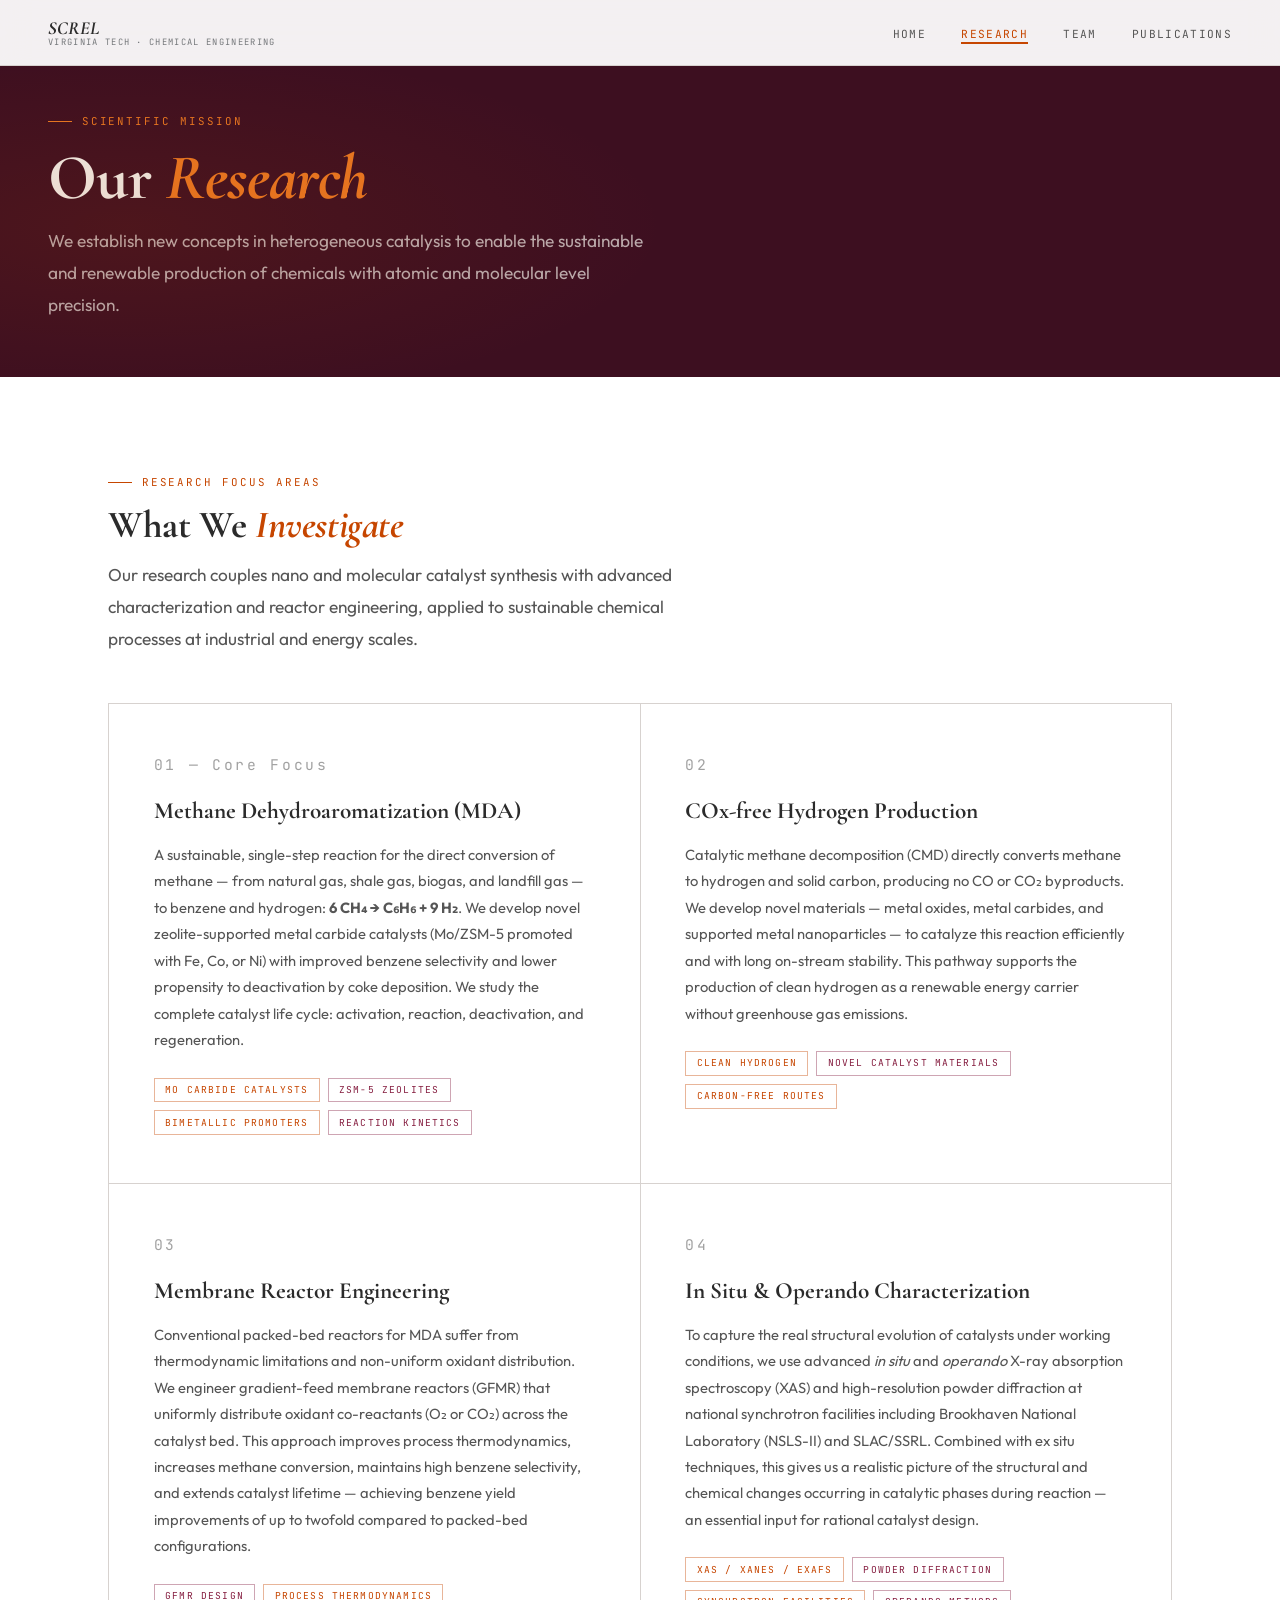
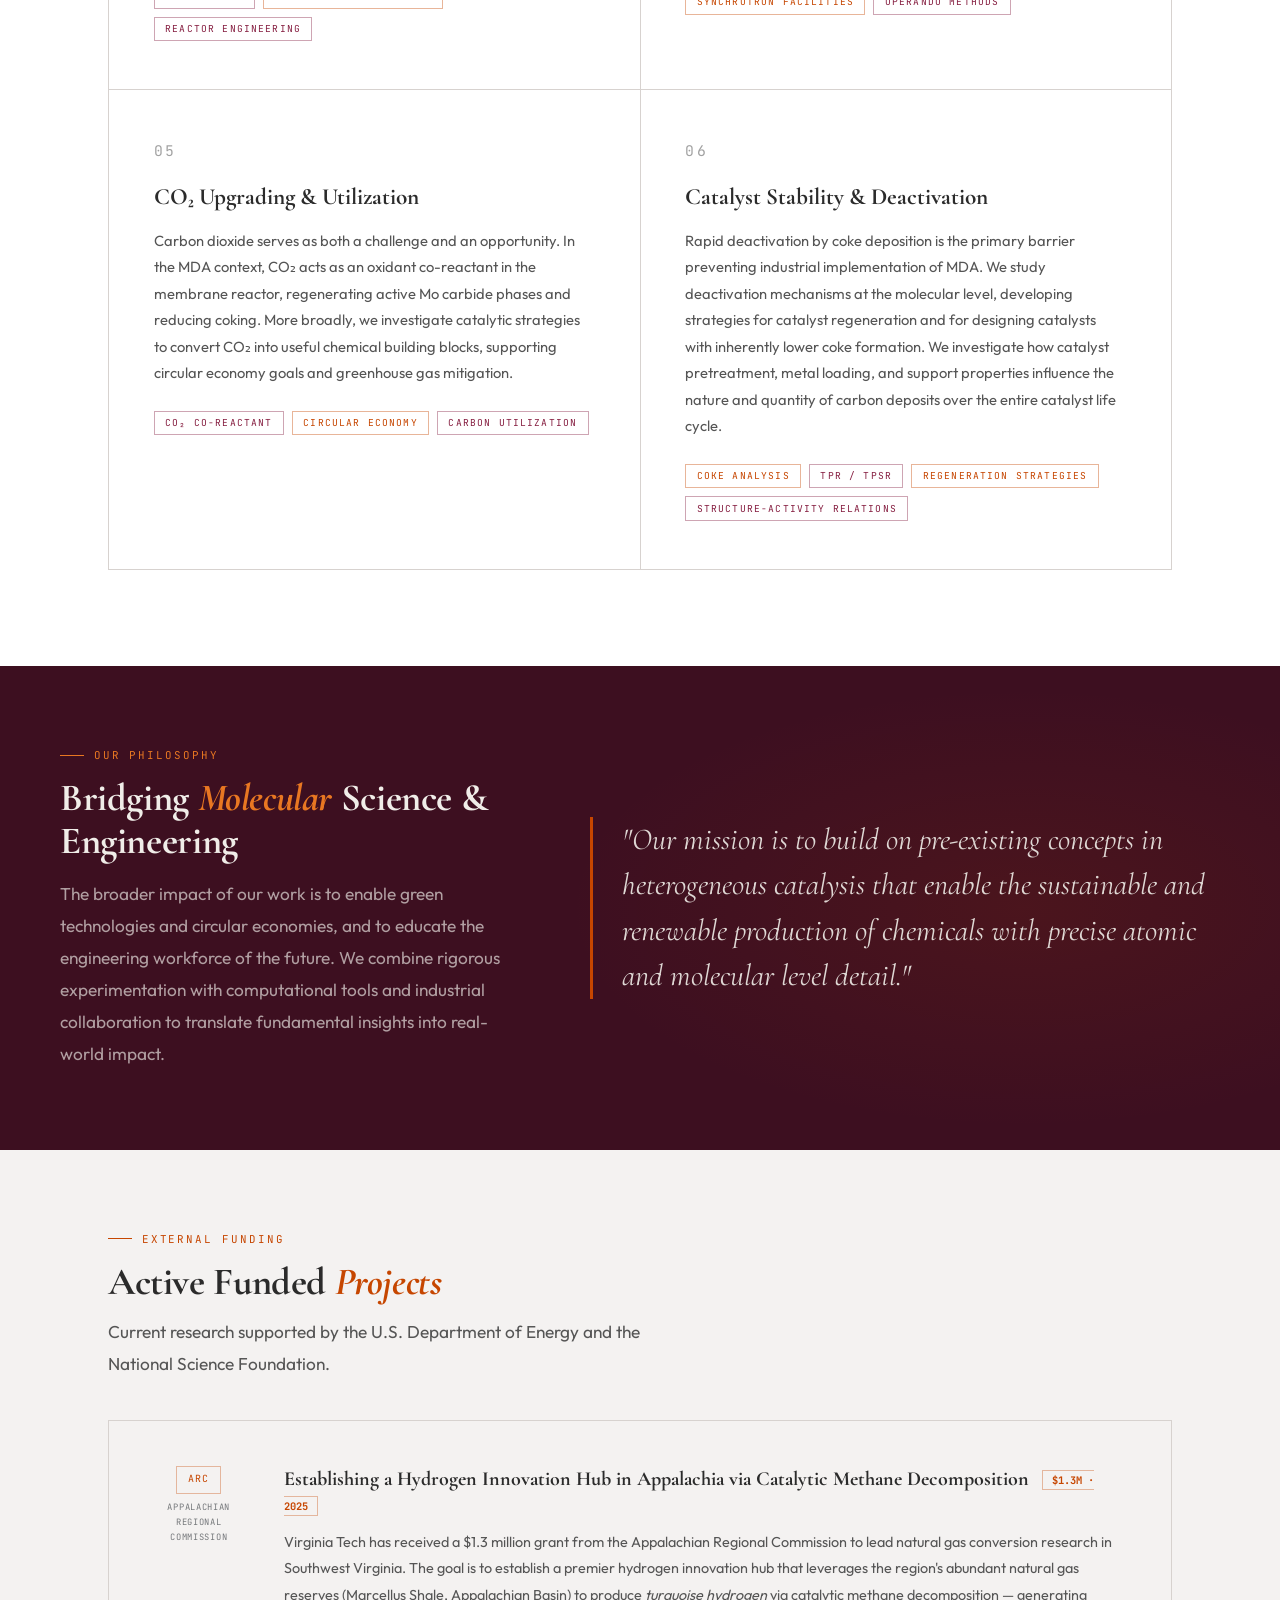
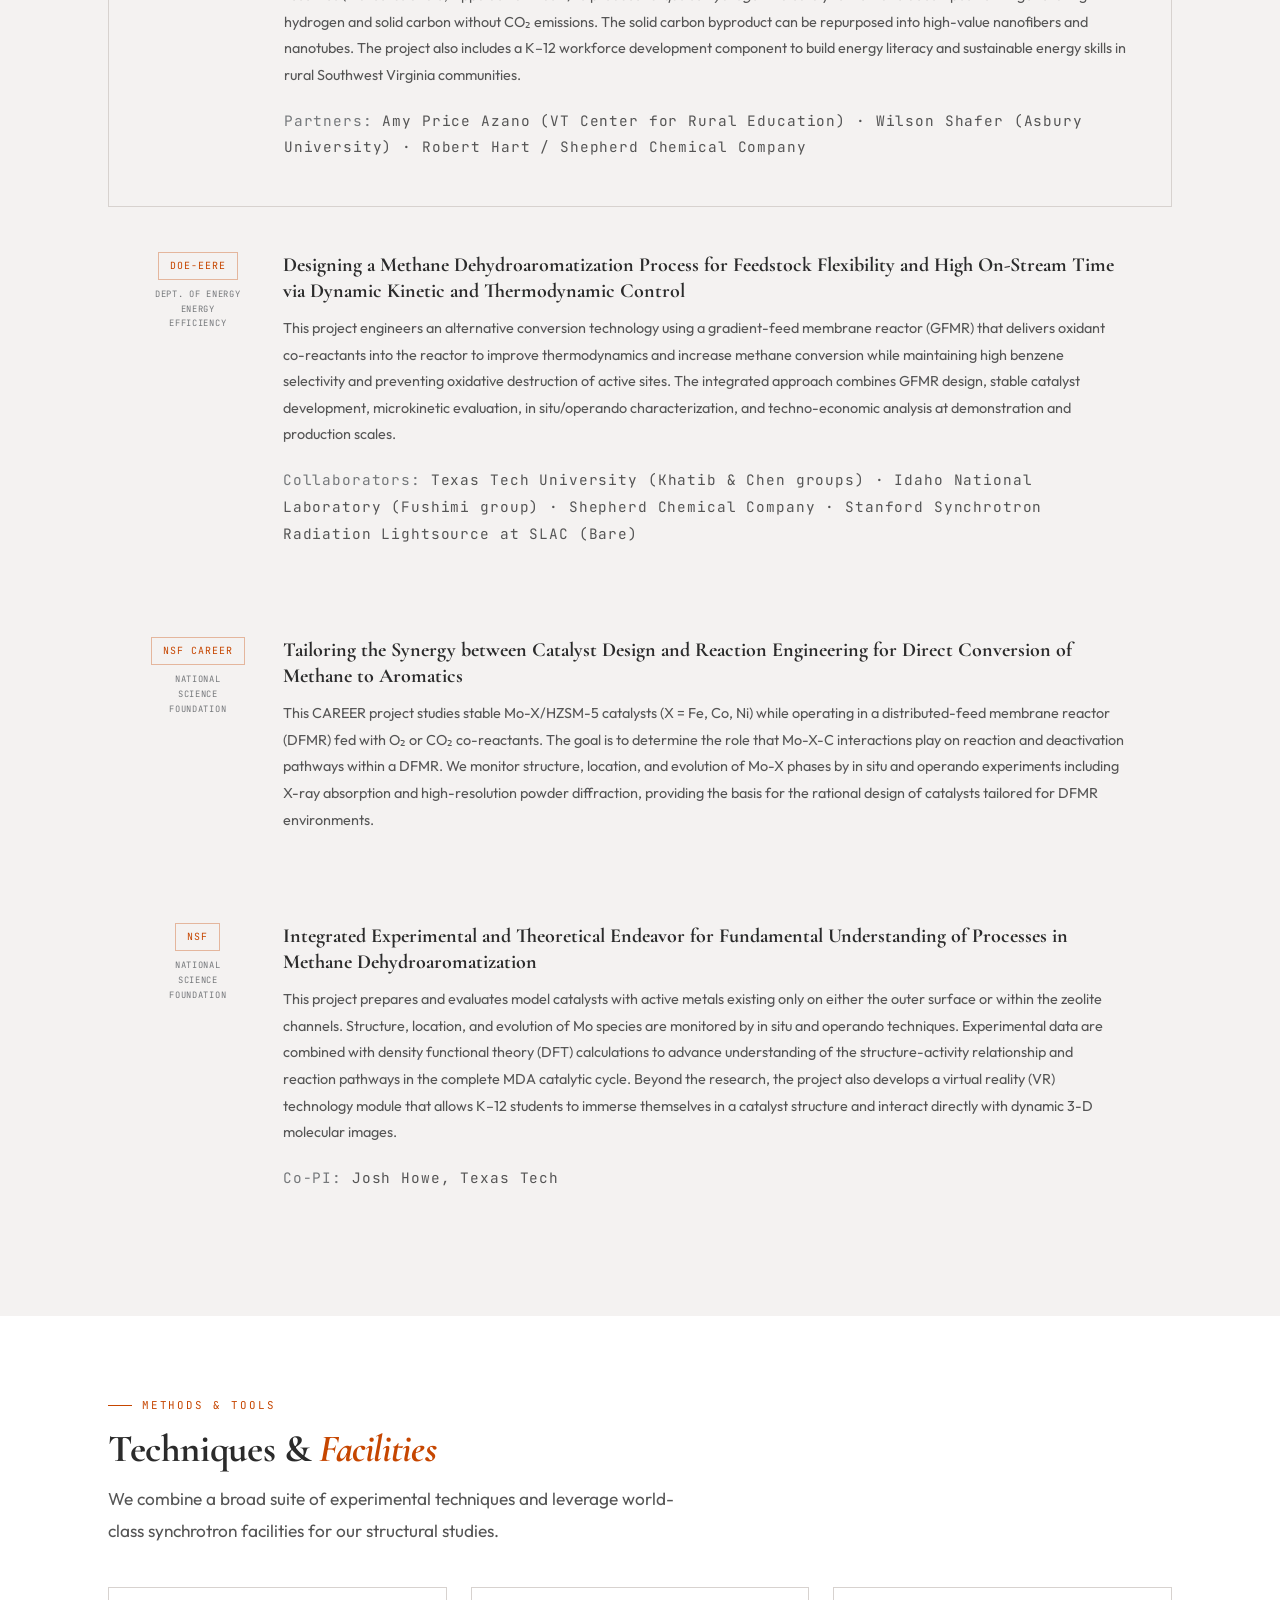
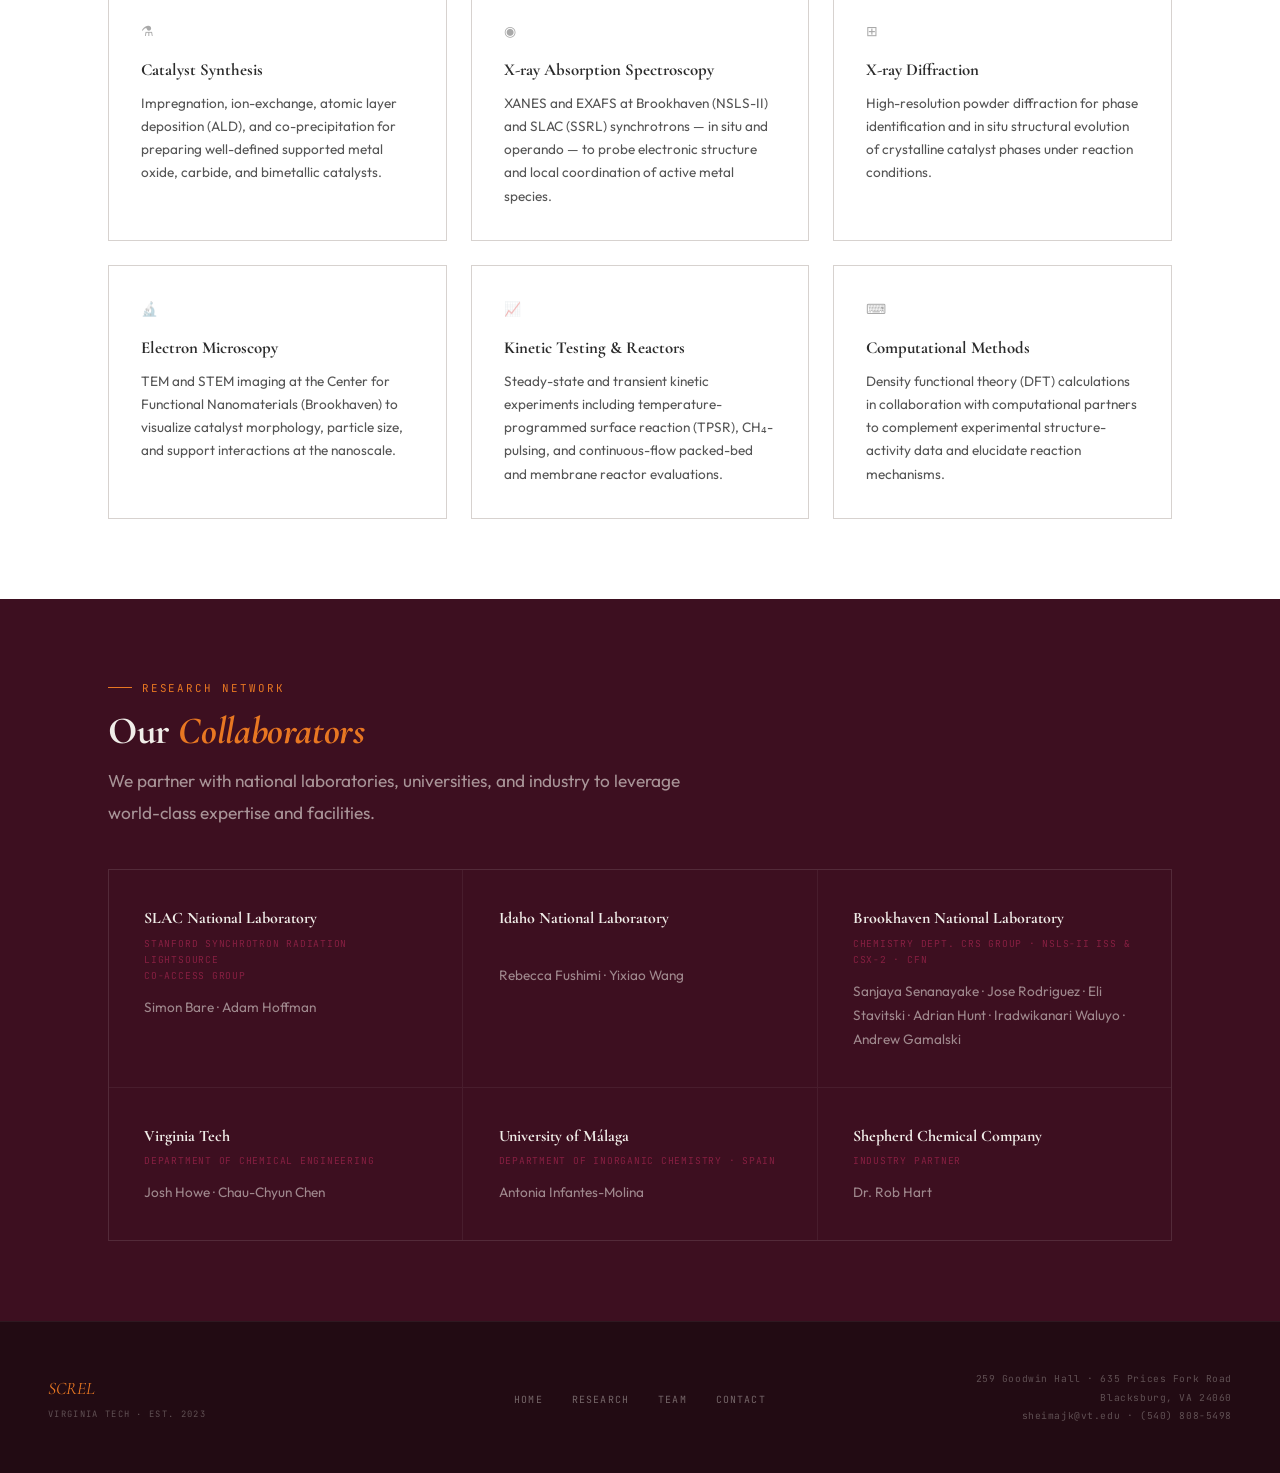
<file: research.html>
<!DOCTYPE html>
<html lang="en">
<head>
  <meta charset="UTF-8">
  <meta name="viewport" content="width=device-width, initial-scale=1.0">
  <meta name="description" content="Explore the Khatib Laboratory research program in methane dehydroaromatization, clean hydrogen, membrane reactors, operando characterization, CO2 utilization, and catalyst stability.">
  <meta name="theme-color" content="#861f41">
  <title>Research — SCREL</title>
  <link rel="stylesheet" href="style.css">
  <style>
    /* ══ PAGE-SPECIFIC: research.html ══ */

    /* ── Research area cards ── */
    .areas-grid {
      display: grid;
      grid-template-columns: 1fr 1fr;
      gap: 1px;
      background: var(--border);
      border: 1px solid var(--border);
      margin-top: 3rem;
    }

    .area-card {
      background: var(--surface);
      padding: 3rem 2.8rem;
      position: relative;
      overflow: hidden;
      transition: background 0.22s;
    }
    .area-card:hover { background: var(--bg-alt); }

    /* Accent bar on left that grows on hover */
    .area-card::before {
      content: '';
      position: absolute;
      top: 0; left: 0; bottom: 0;
      width: 3px;
      background: var(--gold);
      transform: scaleY(0);
      transform-origin: top;
      transition: transform 0.35s ease;
    }
    .area-card:hover::before { transform: scaleY(1); }

    .area-card__num {
      font-family: var(--font-mono);
      font-size: 0.62rem;
      letter-spacing: 0.18em;
      color: var(--gold);
      opacity: 0.55;
      margin-bottom: 1.2rem;
    }

    .area-card h2 {
      font-family: var(--font-display);
      font-size: 1.45rem;
      font-weight: 700;
      line-height: 1.2;
      margin-bottom: 1rem;
    }

    .area-card p {
      font-size: 0.92rem;
      color: var(--ink-mid);
      line-height: 1.8;
    }

    .area-card__techniques {
      margin-top: 1.5rem;
      display: flex;
      flex-wrap: wrap;
      gap: 0.5rem;
    }

    /* ── Mission block ── */
    .mission-block {
      background: var(--bg-dark);
      padding: 5rem var(--gutter);
      position: relative;
      overflow: hidden;
    }
    .mission-block::before {
      content: '';
      position: absolute;
      inset: 0;
      background: radial-gradient(ellipse 55% 70% at 80% 50%, rgba(198,70,0,0.1) 0%, transparent 65%);
    }
    .mission-block__inner {
      max-width: var(--container);
      margin: 0 auto;
      display: grid;
      grid-template-columns: 1fr 1.4fr;
      gap: 5rem;
      align-items: center;
      position: relative;
    }
    .mission-block .eyebrow { color: var(--gold-light); }
    .mission-block .eyebrow::before { background: var(--gold-light); }
    .mission-block .section-title { color: #f0ede8; }
    .mission-block .section-title em { color: var(--gold-light); }
    .mission-block .lead { color: rgba(240,237,232,0.65); max-width: none; margin-top: 0; }
    .mission-block__quote {
      font-family: var(--font-display);
      font-size: clamp(1.3rem, 2.5vw, 1.9rem);
      font-style: italic;
      color: rgba(240,237,232,0.9);
      line-height: 1.5;
      border-left: 3px solid var(--gold);
      padding-left: 1.8rem;
    }

    /* ── Funded projects ── */
    .projects-section { padding: 5rem 0; background: var(--bg-alt); }

    .projects-list {
      display: flex;
      flex-direction: column;
      gap: 1px;
      background: var(--border);
      border: 1px solid var(--border);
      margin-top: 2.5rem;
    }

    .project-item {
      background: var(--bg-alt);
      padding: 2.8rem;
      display: grid;
      grid-template-columns: auto 1fr;
      gap: 2.5rem;
      align-items: start;
      transition: background 0.2s;
    }
    .project-item:hover { background: var(--surface); }

    .project-item__funder {
      display: flex;
      flex-direction: column;
      align-items: center;
      gap: 0.4rem;
      width: 90px;
      flex-shrink: 0;
    }
    .project-item__funder-badge {
      font-family: var(--font-mono);
      font-size: 0.62rem;
      letter-spacing: 0.1em;
      text-transform: uppercase;
      color: var(--gold);
      border: 1px solid rgba(198,70,0,0.35);
      padding: 0.3rem 0.7rem;
      text-align: center;
      white-space: nowrap;
    }
    .project-item__funder-name {
      font-family: var(--font-mono);
      font-size: 0.55rem;
      letter-spacing: 0.08em;
      text-transform: uppercase;
      color: var(--ink-light);
      text-align: center;
    }

    .project-item__content h3 {
      font-family: var(--font-display);
      font-size: 1.25rem;
      font-weight: 700;
      line-height: 1.3;
      margin-bottom: 0.7rem;
    }
    .project-item__content p {
      font-size: 0.9rem;
      color: var(--ink-mid);
      line-height: 1.85;
    }
    .project-item__partners {
      margin-top: 1.2rem;
      font-family: var(--font-mono);
      font-size: 0.62rem;
      letter-spacing: 0.06em;
      color: var(--teal);
    }
    .project-item__partners span { color: var(--ink-light); }

    /* ── Techniques & Facilities ── */
    .techniques-section { padding: 5rem 0; }

    .techniques-grid {
      display: grid;
      grid-template-columns: repeat(3, 1fr);
      gap: 1.5rem;
      margin-top: 2.5rem;
    }

    .technique-card {
      padding: 2rem;
      border: 1px solid var(--border);
      background: var(--surface);
      position: relative;
      overflow: hidden;
      transition: box-shadow 0.25s;
    }
    .technique-card:hover {
      box-shadow: 0 6px 24px rgba(0,0,0,0.07);
    }
    .technique-card::after {
      content: '';
      position: absolute;
      bottom: 0; left: 0; right: 0;
      height: 2px;
      background: linear-gradient(to right, var(--gold), var(--teal));
      transform: scaleX(0);
      transform-origin: left;
      transition: transform 0.3s ease;
    }
    .technique-card:hover::after { transform: scaleX(1); }

    .technique-card__icon {
      font-family: var(--font-mono);
      font-size: 1.4rem;
      color: var(--gold);
      opacity: 0.5;
      margin-bottom: 0.8rem;
    }
    .technique-card h3 {
      font-family: var(--font-display);
      font-size: 1.05rem;
      font-weight: 700;
      margin-bottom: 0.5rem;
    }
    .technique-card p {
      font-size: 0.85rem;
      color: var(--ink-mid);
      line-height: 1.7;
    }

    /* ── Collaborators ── */
    .collab-section { padding: 5rem 0; background: var(--bg-dark); color: #f0ede8; }
    .collab-section .eyebrow { color: var(--gold-light); }
    .collab-section .eyebrow::before { background: var(--gold-light); }
    .collab-section .section-title em { color: var(--gold-light); }
    .collab-section .lead { color: rgba(240,237,232,0.6); }

    .collab-grid {
      display: grid;
      grid-template-columns: repeat(3, 1fr);
      gap: 1px;
      background: rgba(255,255,255,0.06);
      border: 1px solid rgba(255,255,255,0.06);
      margin-top: 2.5rem;
    }
    .collab-card {
      background: var(--bg-dark);
      padding: 2.2rem;
      transition: background 0.2s;
    }
    .collab-card:hover { background: #3d0f20; }
    .collab-card h3 {
      font-family: var(--font-display);
      font-size: 1rem;
      font-weight: 700;
      margin-bottom: 0.2rem;
      color: #f0ede8;
    }
    .collab-card__sub {
      font-family: var(--font-mono);
      font-size: 0.6rem;
      letter-spacing: 0.08em;
      color: var(--teal);
      text-transform: uppercase;
      margin-bottom: 0.75rem;
      line-height: 1.7;
    }
    .collab-card__people {
      font-size: 0.85rem;
      color: rgba(240,237,232,0.55);
      line-height: 1.75;
    }

    /* Footer */
    .site-footer {
      background: #220b13;
      color: rgba(240,237,232,0.55);
      padding: 3rem var(--gutter);
      display: grid;
      grid-template-columns: 1fr auto 1fr;
      align-items: center;
      gap: 2rem;
      border-top: 1px solid rgba(255,255,255,0.06);
    }
    .footer__brand {
      font-family: var(--font-display);
      font-size: 1.1rem;
      font-style: italic;
      color: var(--gold-light);
    }
    .footer__brand small {
      display: block;
      font-family: var(--font-mono);
      font-size: 0.55rem;
      letter-spacing: 0.15em;
      text-transform: uppercase;
      color: rgba(240,237,232,0.3);
      font-style: normal;
      margin-top: 0.2rem;
    }
    .footer__links {
      display: flex;
      gap: 1.8rem;
      list-style: none;
    }
    .footer__links a {
      font-family: var(--font-mono);
      font-size: 0.62rem;
      letter-spacing: 0.12em;
      text-transform: uppercase;
      color: rgba(240,237,232,0.4);
      transition: color 0.2s;
    }
    .footer__links a:hover { color: var(--gold-light); }
    .footer__info {
      text-align: right;
      font-family: var(--font-mono);
      font-size: 0.6rem;
      letter-spacing: 0.06em;
      line-height: 1.9;
      color: rgba(240,237,232,0.3);
    }

    /* Responsive */
    @media (max-width: 900px) {
      .areas-grid { grid-template-columns: 1fr; }
      .mission-block__inner { grid-template-columns: 1fr; gap: 2.5rem; }
      .project-item { grid-template-columns: 1fr; gap: 1rem; }
      .techniques-grid { grid-template-columns: 1fr 1fr; }
      .collab-grid { grid-template-columns: 1fr; }
      .site-footer { grid-template-columns: 1fr; text-align: center; }
      .footer__info { text-align: center; }
      .footer__links { justify-content: center; flex-wrap: wrap; }
    }
    @media (max-width: 600px) {
      .techniques-grid { grid-template-columns: 1fr; }
    }
  </style>
</head>
<body>

  <!-- ══ NAVIGATION ══ -->
  <nav class="site-nav" id="mainNav">
    <a href="index.html" class="nav-logo">
      <span class="nav-logo__name">SCREL</span>
      <span class="nav-logo__sub">Virginia Tech · Chemical Engineering</span>
    </a>
    <button class="nav-toggle" id="navToggle" type="button" aria-label="Toggle menu" aria-controls="navLinks" aria-expanded="false">
      <span></span><span></span><span></span>
    </button>
    <ul class="nav-links" id="navLinks">
      <li><a href="index.html">Home</a></li>
      <li><a href="research.html" class="active">Research</a></li>
      <li><a href="team.html">Team</a></li>
      <li><a href="publications.html">Publications</a></li>
    </ul>
  </nav>

  <!-- ══ PAGE HEADER ══ -->
  <header class="page-header">
    <p class="eyebrow">Scientific Mission</p>
    <h1 class="display-title">Our <em>Research</em></h1> 
    <p class="lead">
      We establish new concepts in heterogeneous catalysis to enable
      the sustainable and renewable production of chemicals with
      atomic and molecular level precision.
    </p>
  </header>

  <!-- ══ RESEARCH AREAS ══ -->
  <section class="section">
    <div class="container">
      <p class="eyebrow reveal">Research Focus Areas</p>
      <h2 class="section-title reveal">What We <em>Investigate</em></h2>
      <p class="lead reveal">
        Our research couples nano and molecular catalyst synthesis with advanced
        characterization and reactor engineering, applied to sustainable chemical
        processes at industrial and energy scales.
      </p>

      <div class="areas-grid">

        <!-- 01 -->
        <div class="area-card reveal" id="mda">
          <p class="area-card__num">01 — Core Focus</p>
          <h2>Methane Dehydroaromatization (MDA)</h2>
          <p>
            A sustainable, single-step reaction for the direct conversion of methane — from natural gas,
            shale gas, biogas, and landfill gas — to benzene and hydrogen:
            <strong>6 CH₄ → C₆H₆ + 9 H₂</strong>. We develop novel zeolite-supported metal carbide
            catalysts (Mo/ZSM-5 promoted with Fe, Co, or Ni) with improved benzene selectivity and
            lower propensity to deactivation by coke deposition. We study the complete catalyst life
            cycle: activation, reaction, deactivation, and regeneration.
          </p>
          <div class="area-card__techniques">
            <span class="tag tag--gold">Mo Carbide Catalysts</span>
            <span class="tag tag--teal">ZSM-5 Zeolites</span>
            <span class="tag tag--gold">Bimetallic Promoters</span>
            <span class="tag tag--teal">Reaction Kinetics</span>
          </div>
        </div>

        <!-- 02 -->
        <div class="area-card reveal" id="hydrogen">
          <p class="area-card__num">02</p>
          <h2>COx-free Hydrogen Production</h2>
          <p>
            Catalytic methane decomposition (CMD) directly converts methane to hydrogen and solid carbon,
            producing no CO or CO₂ byproducts. We develop novel materials — metal oxides, metal carbides,
            and supported metal nanoparticles — to catalyze this reaction efficiently and with long
            on-stream stability. This pathway supports the production of clean hydrogen as a renewable
            energy carrier without greenhouse gas emissions.
          </p>
          <div class="area-card__techniques">
            <span class="tag tag--gold">Clean Hydrogen</span>
            <span class="tag tag--teal">Novel Catalyst Materials</span>
            <span class="tag tag--gold">Carbon-free Routes</span>
          </div>
        </div>

        <!-- 03 -->
        <div class="area-card reveal" id="membranes">
          <p class="area-card__num">03</p>
          <h2>Membrane Reactor Engineering</h2>
          <p>
            Conventional packed-bed reactors for MDA suffer from thermodynamic limitations and
            non-uniform oxidant distribution. We engineer gradient-feed membrane reactors (GFMR) that
            uniformly distribute oxidant co-reactants (O₂ or CO₂) across the catalyst bed. This
            approach improves process thermodynamics, increases methane conversion, maintains high
            benzene selectivity, and extends catalyst lifetime — achieving benzene yield improvements
            of up to twofold compared to packed-bed configurations.
          </p>
          <div class="area-card__techniques">
            <span class="tag tag--teal">GFMR Design</span>
            <span class="tag tag--gold">Process Thermodynamics</span>
            <span class="tag tag--teal">Reactor Engineering</span>
          </div>
        </div>

        <!-- 04 -->
        <div class="area-card reveal" id="characterization">
          <p class="area-card__num">04</p>
          <h2>In Situ &amp; Operando Characterization</h2>
          <p>
            To capture the real structural evolution of catalysts under working conditions, we use
            advanced <em>in situ</em> and <em>operando</em> X-ray absorption spectroscopy (XAS) and
            high-resolution powder diffraction at national synchrotron facilities including Brookhaven
            National Laboratory (NSLS-II) and SLAC/SSRL. Combined with ex situ techniques, this
            gives us a realistic picture of the structural and chemical changes occurring in catalytic
            phases during reaction — an essential input for rational catalyst design.
          </p>
          <div class="area-card__techniques">
            <span class="tag tag--gold">XAS / XANES / EXAFS</span>
            <span class="tag tag--teal">Powder Diffraction</span>
            <span class="tag tag--gold">Synchrotron Facilities</span>
            <span class="tag tag--teal">Operando Methods</span>
          </div>
        </div>

        <!-- 05 -->
        <div class="area-card reveal" id="co2">
          <p class="area-card__num">05</p>
          <h2>CO₂ Upgrading &amp; Utilization</h2>
          <p>
            Carbon dioxide serves as both a challenge and an opportunity. In the MDA context,
            CO₂ acts as an oxidant co-reactant in the membrane reactor, regenerating active Mo
            carbide phases and reducing coking. More broadly, we investigate catalytic strategies
            to convert CO₂ into useful chemical building blocks, supporting circular economy
            goals and greenhouse gas mitigation.
          </p>
          <div class="area-card__techniques">
            <span class="tag tag--teal">CO₂ Co-reactant</span>
            <span class="tag tag--gold">Circular Economy</span>
            <span class="tag tag--teal">Carbon Utilization</span>
          </div>
        </div>

        <!-- 06 -->
        <div class="area-card reveal" id="stability">
          <p class="area-card__num">06</p>
          <h2>Catalyst Stability &amp; Deactivation</h2>
          <p>
            Rapid deactivation by coke deposition is the primary barrier preventing industrial
            implementation of MDA. We study deactivation mechanisms at the molecular level,
            developing strategies for catalyst regeneration and for designing catalysts with
            inherently lower coke formation. We investigate how catalyst pretreatment, metal
            loading, and support properties influence the nature and quantity of carbon deposits
            over the entire catalyst life cycle.
          </p>
          <div class="area-card__techniques">
            <span class="tag tag--gold">Coke Analysis</span>
            <span class="tag tag--teal">TPR / TPSR</span>
            <span class="tag tag--gold">Regeneration Strategies</span>
            <span class="tag tag--teal">Structure-Activity Relations</span>
          </div>
        </div>

      </div>
    </div>
  </section>

  <!-- ══ MISSION QUOTE ══ -->
  <div class="mission-block">
    <div class="mission-block__inner">
      <div>
        <p class="eyebrow reveal">Our Philosophy</p>
        <h2 class="section-title reveal">Bridging <em>Molecular</em> Science &amp; Engineering</h2>
        <p class="lead reveal" style="margin-top:1rem;">
          The broader impact of our work is to enable green technologies and circular economies,
          and to educate the engineering workforce of the future. We combine rigorous experimentation
          with computational tools and industrial collaboration to translate fundamental insights
          into real-world impact.
        </p>
      </div>
      <blockquote class="mission-block__quote reveal">
        "Our mission is to build on pre-existing concepts in heterogeneous catalysis that enable the
        sustainable and renewable production of chemicals with precise atomic and molecular
        level detail."
      </blockquote>
    </div>
  </div>

  <!-- ══ FUNDED PROJECTS ══ -->
  <section class="projects-section">
    <div class="container">
      <p class="eyebrow reveal">External Funding</p>
      <h2 class="section-title reveal">Active Funded <em>Projects</em></h2>
      <p class="lead reveal">Current research supported by the U.S. Department of Energy and the National Science Foundation.</p>

      <div class="projects-list">

        <div class="project-item reveal">
          <div class="project-item__funder">
            <span class="project-item__funder-badge">ARC</span>
            <span class="project-item__funder-name">Appalachian Regional Commission</span>
          </div>
          <div class="project-item__content">
            <h3>Establishing a Hydrogen Innovation Hub in Appalachia via Catalytic Methane Decomposition <span style="font-family:var(--font-mono);font-size:0.65rem;color:var(--gold);border:1px solid rgba(198,70,0,0.35);padding:0.15rem 0.55rem;vertical-align:middle;margin-left:0.5rem;">$1.3M · 2025</span></h3>
            <p>
              Virginia Tech has received a $1.3 million grant from the Appalachian Regional Commission to
              lead natural gas conversion research in Southwest Virginia. The goal is to establish a premier
              hydrogen innovation hub that leverages the region's abundant natural gas reserves (Marcellus
              Shale, Appalachian Basin) to produce <em>turquoise hydrogen</em> via catalytic methane
              decomposition — generating hydrogen and solid carbon without CO₂ emissions. The solid carbon
              byproduct can be repurposed into high-value nanofibers and nanotubes. The project also includes
              a K–12 workforce development component to build energy literacy and sustainable energy skills
              in rural Southwest Virginia communities.
            </p>
            <p class="project-item__partners">
              <span>Partners: </span>
              Amy Price Azano (VT Center for Rural Education) · Wilson Shafer (Asbury University) ·
              Robert Hart / Shepherd Chemical Company
            </p>
          </div>
        </div>


          <!--<span class="project-item__funder-name">Dept. of Energy<br>Basic Energy Sciences</span>-->
          <!--  
          </div>
          <div class="project-item__content">
            <h3>Catalyst Design Strategies for Multifunctional Metal-Promoted Zeolites for Direct Valorization of Methane</h3>
            <p>
              This project investigates a promising strategy to mitigate coking in MDA by developing multifunctional
              catalysts consisting of Mo/ZSM-5 promoted with small amounts of a second metal X (X = Fe, Co, or Ni),
              which modulate both the amount and the nature of carbon deposits. We employ ex situ structural
              characterization, advanced in situ/operando X-ray absorption (XAS), and transient kinetic
              experiments (temperature-programmed surface reaction and CH₄-pulsing) to achieve fundamental
              understanding of the Mo-X surface interactions and their capacity to steer reaction and deactivation
              pathways through the full catalyst life cycle.
            </p>
          </div>
          -->
        </div>

        <div class="project-item reveal">
          <div class="project-item__funder">
            <span class="project-item__funder-badge">DOE-EERE</span>
            <span class="project-item__funder-name">Dept. of Energy<br>Energy Efficiency</span>
          </div>
          <div class="project-item__content">
            <h3>Designing a Methane Dehydroaromatization Process for Feedstock Flexibility and High On-Stream Time via Dynamic Kinetic and Thermodynamic Control</h3>
            <p>
              This project engineers an alternative conversion technology using a gradient-feed membrane reactor
              (GFMR) that delivers oxidant co-reactants into the reactor to improve thermodynamics and increase
              methane conversion while maintaining high benzene selectivity and preventing oxidative destruction
              of active sites. The integrated approach combines GFMR design, stable catalyst development,
              microkinetic evaluation, in situ/operando characterization, and techno-economic analysis at
              demonstration and production scales.
            </p>
            <p class="project-item__partners">
              <span>Collaborators: </span>
              Texas Tech University (Khatib &amp; Chen groups) · Idaho National Laboratory (Fushimi group) ·
              Shepherd Chemical Company · Stanford Synchrotron Radiation Lightsource at SLAC (Bare)
            </p>
          </div>
        </div>

        <div class="project-item reveal">
          <div class="project-item__funder">
            <span class="project-item__funder-badge">NSF CAREER</span>
            <span class="project-item__funder-name">National Science Foundation</span>
          </div>
          <div class="project-item__content">
            <h3>Tailoring the Synergy between Catalyst Design and Reaction Engineering for Direct Conversion of Methane to Aromatics</h3>
            <p>
              This CAREER project studies stable Mo-X/HZSM-5 catalysts (X = Fe, Co, Ni) while operating in a
              distributed-feed membrane reactor (DFMR) fed with O₂ or CO₂ co-reactants. The goal is to determine
              the role that Mo-X-C interactions play on reaction and deactivation pathways within a DFMR. We monitor
              structure, location, and evolution of Mo-X phases by in situ and operando experiments including X-ray
              absorption and high-resolution powder diffraction, providing the basis for the rational design of
              catalysts tailored for DFMR environments.
            </p>
          </div>
        </div>

        <div class="project-item reveal">
          <div class="project-item__funder">
            <span class="project-item__funder-badge">NSF</span>
            <span class="project-item__funder-name">National Science Foundation</span>
          </div>
          <div class="project-item__content">
            <h3>Integrated Experimental and Theoretical Endeavor for Fundamental Understanding of Processes in Methane Dehydroaromatization</h3>
            <p>
              This project prepares and evaluates model catalysts with active metals existing only on either the outer
              surface or within the zeolite channels. Structure, location, and evolution of Mo species are monitored
              by in situ and operando techniques. Experimental data are combined with density functional theory (DFT)
              calculations to advance understanding of the structure-activity relationship and reaction pathways in
              the complete MDA catalytic cycle. Beyond the research, the project also develops a virtual reality (VR)
              technology module that allows K–12 students to immerse themselves in a catalyst structure and interact
              directly with dynamic 3-D molecular images.
            </p>
            <p class="project-item__partners">
              <span>Co-PI: </span> Josh Howe, Texas Tech
            </p>
          </div>
        </div>

      </div>
    </div>
  </section>

  <!-- ══ TECHNIQUES & FACILITIES ══ -->
  <section class="techniques-section">
    <div class="container">
      <p class="eyebrow reveal">Methods &amp; Tools</p>
      <h2 class="section-title reveal">Techniques &amp; <em>Facilities</em></h2>
      <p class="lead reveal">
        We combine a broad suite of experimental techniques and leverage world-class
        synchrotron facilities for our structural studies.
      </p>

      <div class="techniques-grid">

        <div class="technique-card reveal reveal-delay-1">
          <p class="technique-card__icon">⚗</p>
          <h3>Catalyst Synthesis</h3>
          <p>Impregnation, ion-exchange, atomic layer deposition (ALD), and co-precipitation for preparing well-defined supported metal oxide, carbide, and bimetallic catalysts.</p>
        </div>

        <div class="technique-card reveal reveal-delay-2">
          <p class="technique-card__icon">◉</p>
          <h3>X-ray Absorption Spectroscopy</h3>
          <p>XANES and EXAFS at Brookhaven (NSLS-II) and SLAC (SSRL) synchrotrons — in situ and operando — to probe electronic structure and local coordination of active metal species.</p>
        </div>

        <div class="technique-card reveal reveal-delay-3">
          <p class="technique-card__icon">⊞</p>
          <h3>X-ray Diffraction</h3>
          <p>High-resolution powder diffraction for phase identification and in situ structural evolution of crystalline catalyst phases under reaction conditions.</p>
        </div>

        <div class="technique-card reveal reveal-delay-1">
          <p class="technique-card__icon">🔬</p>
          <h3>Electron Microscopy</h3>
          <p>TEM and STEM imaging at the Center for Functional Nanomaterials (Brookhaven) to visualize catalyst morphology, particle size, and support interactions at the nanoscale.</p>
        </div>

        <div class="technique-card reveal reveal-delay-2">
          <p class="technique-card__icon">📈</p>
          <h3>Kinetic Testing &amp; Reactors</h3>
          <p>Steady-state and transient kinetic experiments including temperature-programmed surface reaction (TPSR), CH₄-pulsing, and continuous-flow packed-bed and membrane reactor evaluations.</p>
        </div>

        <div class="technique-card reveal reveal-delay-3">
          <p class="technique-card__icon">⌨</p>
          <h3>Computational Methods</h3>
          <p>Density functional theory (DFT) calculations in collaboration with computational partners to complement experimental structure-activity data and elucidate reaction mechanisms.</p>
        </div>

      </div>
    </div>
  </section>

  <!-- ══ COLLABORATORS ══ -->
  <section class="collab-section">
    <div class="container">
      <p class="eyebrow reveal">Research Network</p>
      <h2 class="section-title reveal">Our <em>Collaborators</em></h2>
      <p class="lead reveal">
        We partner with national laboratories, universities, and industry to leverage
        world-class expertise and facilities.
      </p>

      <div class="collab-grid">

        <div class="collab-card reveal">
          <h3>SLAC National Laboratory</h3>
          <p class="collab-card__sub">Stanford Synchrotron Radiation Lightsource<br>Co-ACCESS Group</p>
          <p class="collab-card__people">Simon Bare · Adam Hoffman</p>
        </div>

        <div class="collab-card reveal">
          <h3>Idaho National Laboratory</h3>
          <p class="collab-card__sub">&nbsp;</p>
          <p class="collab-card__people">Rebecca Fushimi · Yixiao Wang</p>
        </div>

        <div class="collab-card reveal">
          <h3>Brookhaven National Laboratory</h3>
          <p class="collab-card__sub">Chemistry Dept. CRS Group · NSLS-II ISS &amp; CSX-2 · CFN</p>
          <p class="collab-card__people">Sanjaya Senanayake · Jose Rodriguez · Eli Stavitski · Adrian Hunt · Iradwikanari Waluyo · Andrew Gamalski</p>
        </div>

        <div class="collab-card reveal">
          <h3>Virginia Tech</h3>
          <p class="collab-card__sub">Department of Chemical Engineering</p>
          <p class="collab-card__people">Josh Howe · Chau-Chyun Chen</p>
        </div>

        <div class="collab-card reveal">
          <h3>University of Málaga</h3>
          <p class="collab-card__sub">Department of Inorganic Chemistry · Spain</p>
          <p class="collab-card__people">Antonia Infantes-Molina</p>
        </div>

        <div class="collab-card reveal">
          <h3>Shepherd Chemical Company</h3>
          <p class="collab-card__sub">Industry Partner</p>
          <p class="collab-card__people">Dr. Rob Hart</p>
        </div>

      </div>
    </div>
  </section>

  <!-- ══ FOOTER ══ -->
  <footer class="site-footer">
    <div class="footer__brand">
      SCREL
      <small>Virginia Tech · Est. 2023</small>
    </div>
    <ul class="footer__links">
      <li><a href="index.html">Home</a></li>
      <li><a href="research.html">Research</a></li>
      <li><a href="team.html">Team</a></li>
      <li><a href="mailto:sheimajk@vt.edu">Contact</a></li>
    </ul>
    <div class="footer__info">
      259 Goodwin Hall · 635 Prices Fork Road<br>
      Blacksburg, VA 24060<br>
      sheimajk@vt.edu · (540) 808-5498
    </div>
  </footer>

  <script src="site.js" defer></script>
</body>
</html>
</file>
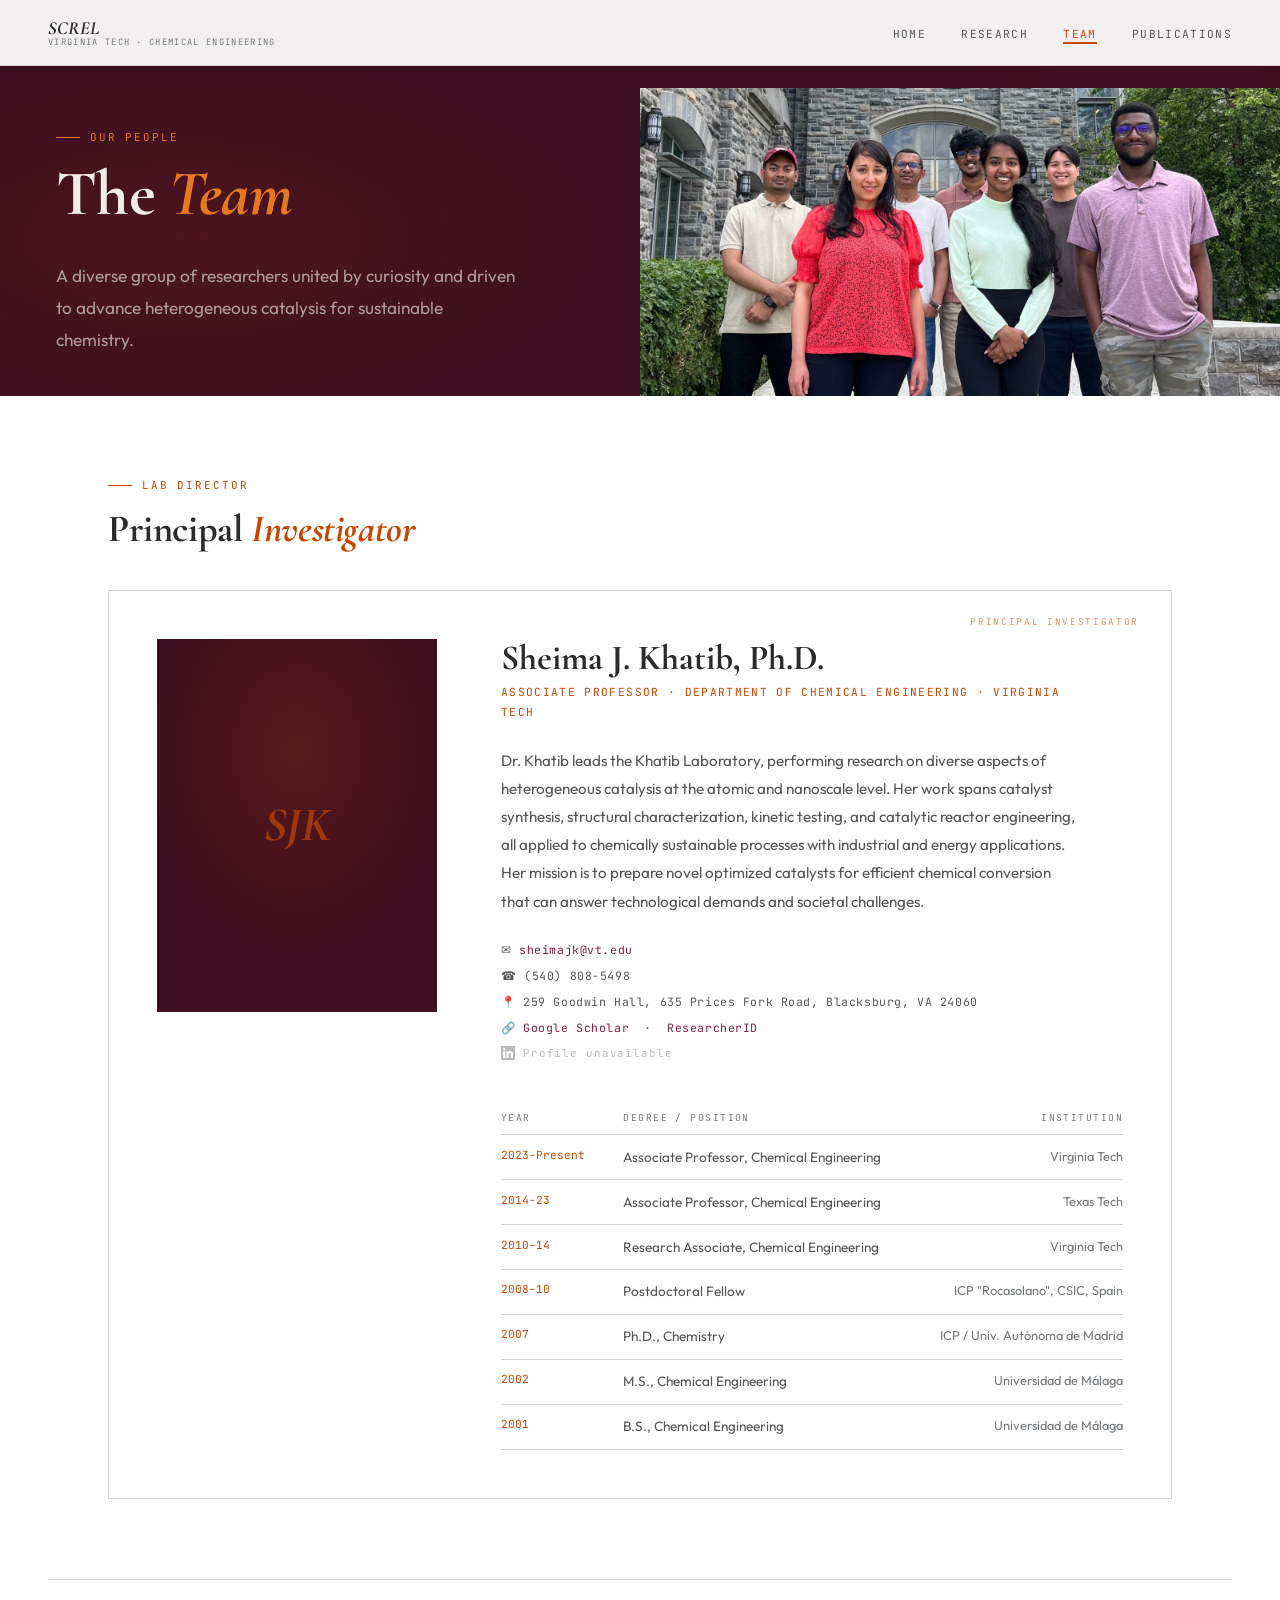
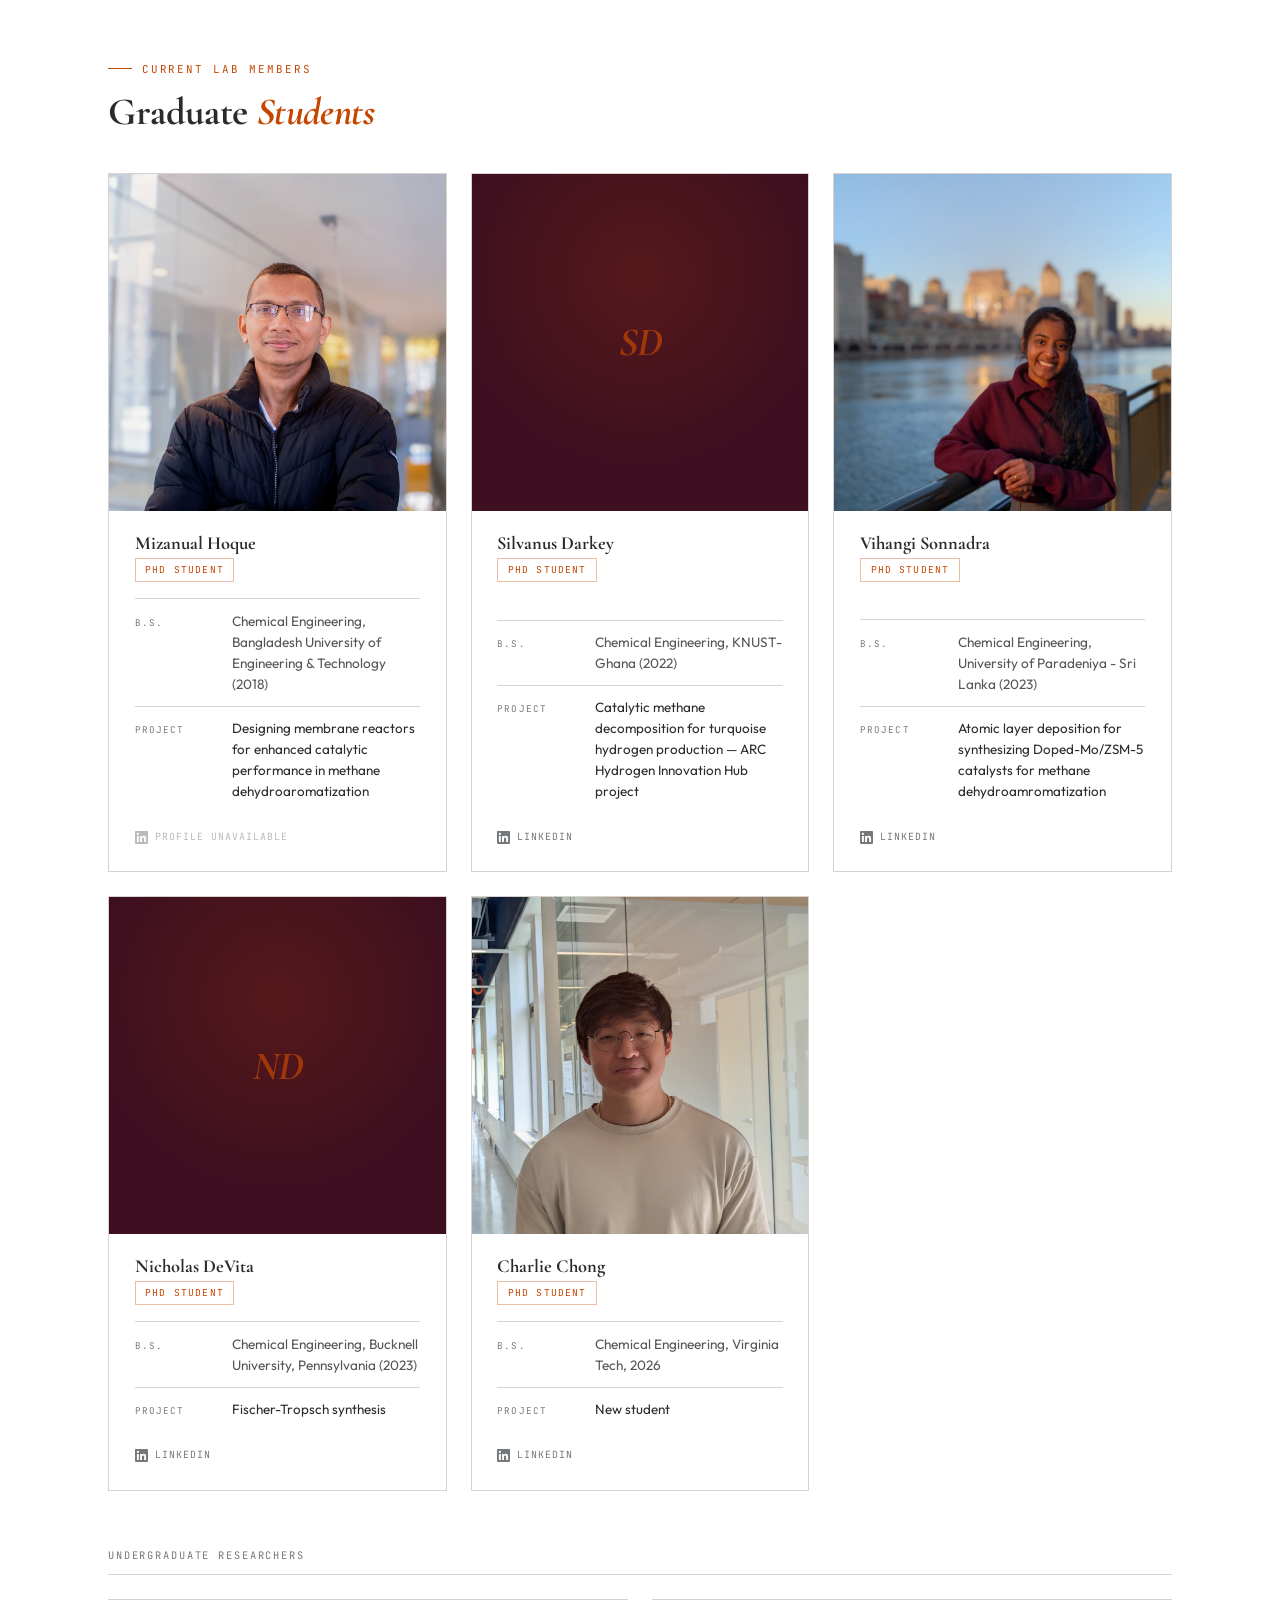
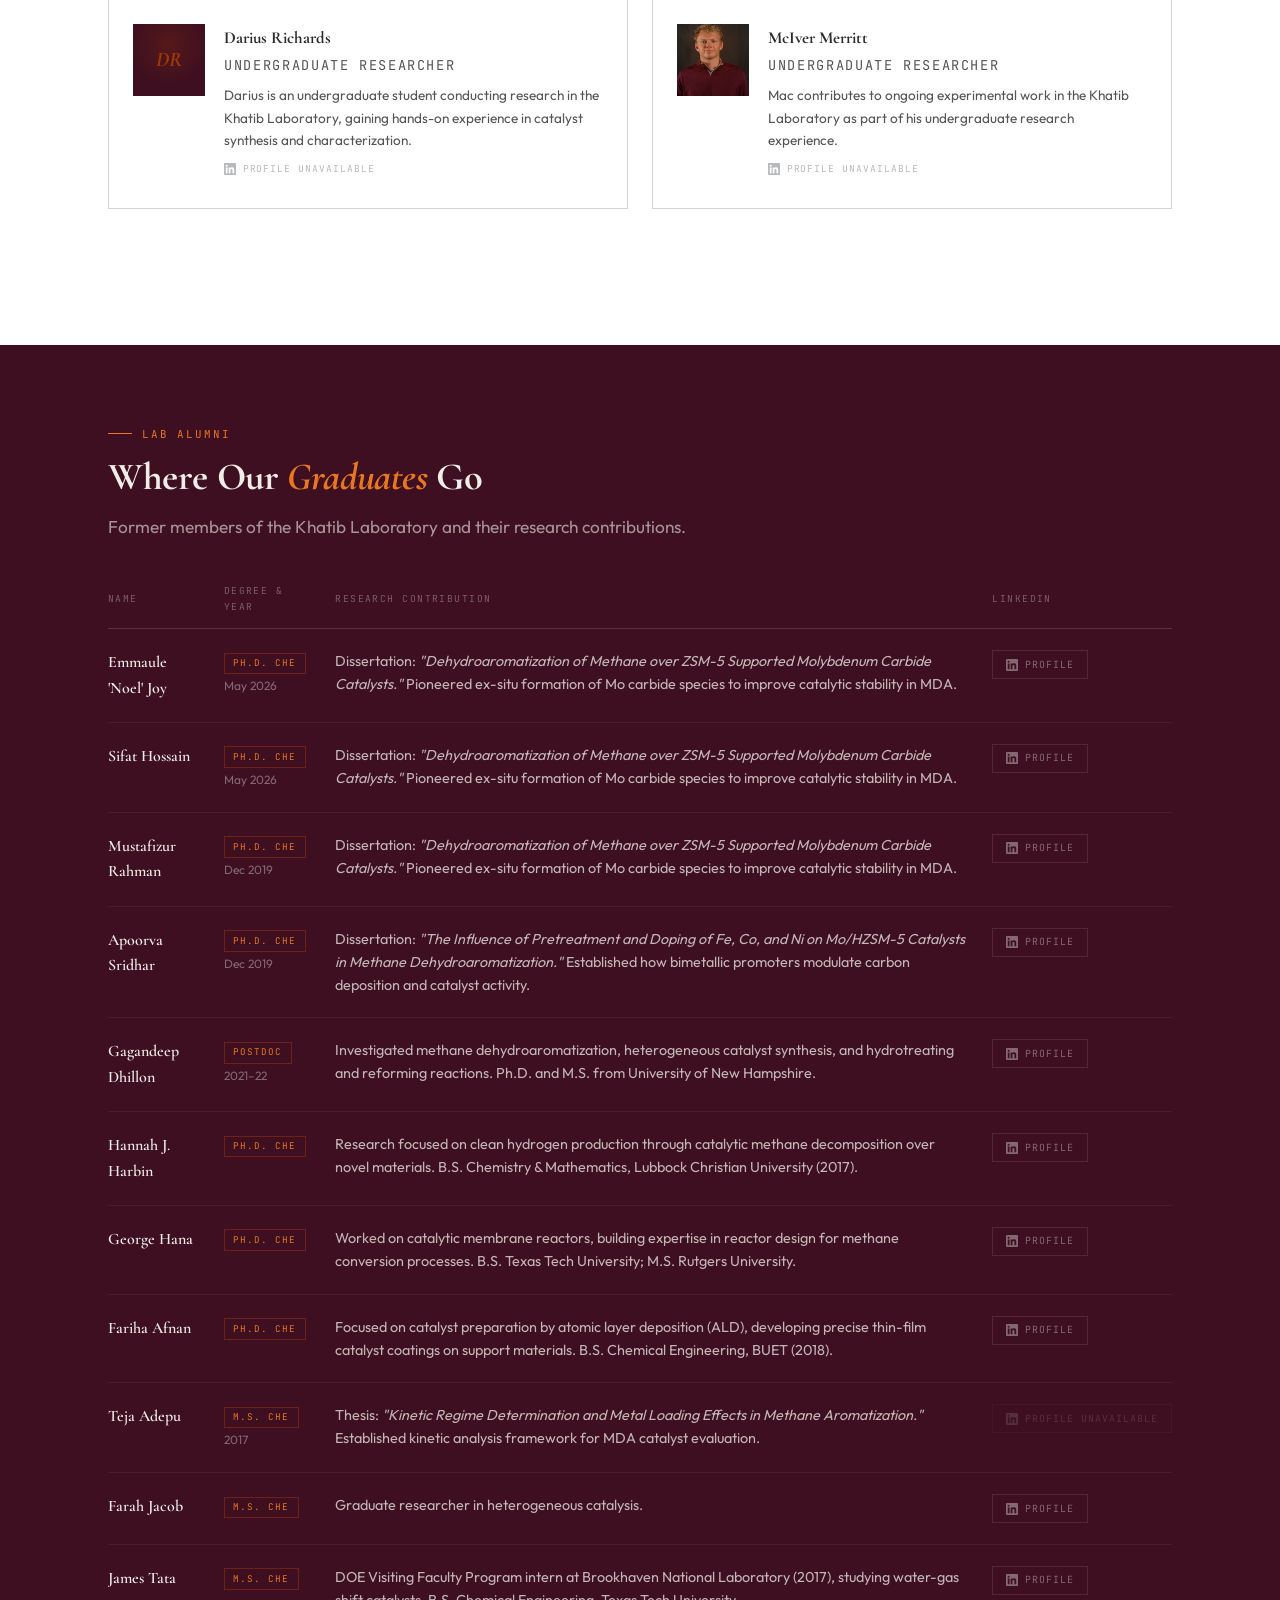
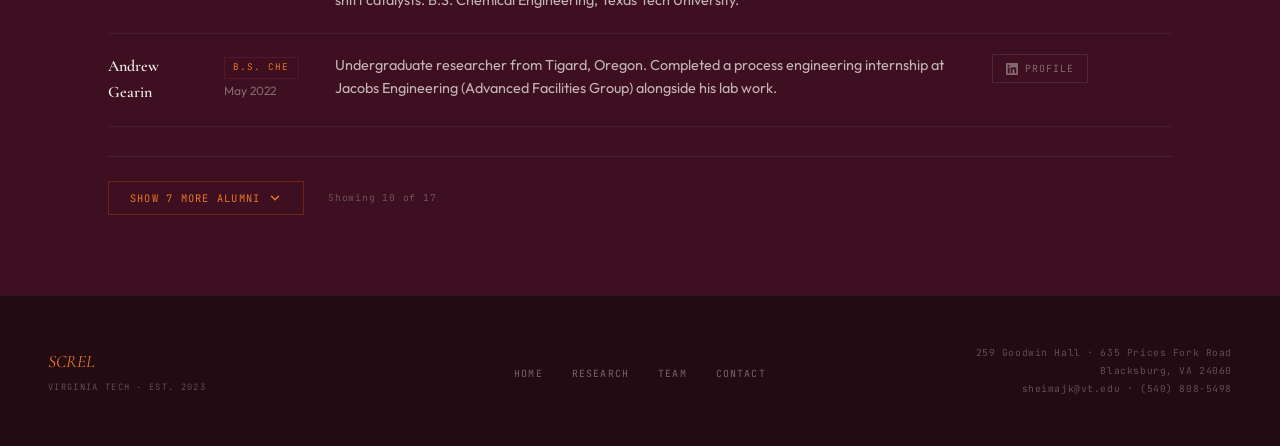
<file: team.html>
<!DOCTYPE html>
<html lang="en">
<head>
  <meta charset="UTF-8">
  <meta name="viewport" content="width=device-width, initial-scale=1.0">
  <meta name="description" content="Meet the Khatib Laboratory research team at Virginia Tech, including the principal investigator, graduate and undergraduate researchers, and alumni.">
  <meta name="theme-color" content="#861f41">
  <title>Team — SCREL</title>
  <link rel="stylesheet" href="style.css">
  <style>
    /* ══ PAGE-SPECIFIC: team.html ══ */

    /* ── Team Banner (page header with group photo) ── */
    .team-banner {
      min-height: 42vh;
      display: grid;
      grid-template-columns: 1fr 1fr;
      background: var(--bg-dark);
      padding-top: 5.5rem; /* clears fixed nav */
      overflow: hidden;
      position: relative;
    }
    /* Subtle gradient atmosphere behind everything */
    .team-banner::before {
      content: '';
      position: absolute;
      inset: 0;
      background:
        radial-gradient(ellipse 55% 80% at 15% 60%, rgba(198,70,0,0.1) 0%, transparent 60%),
        radial-gradient(ellipse 40% 60% at 90% 20%, rgba(134,31,65,0.07) 0%, transparent 55%);
      pointer-events: none;
    }

    .team-banner__left {
      display: flex;
      flex-direction: column;
      justify-content: center;
      padding: 2.5rem 3.5rem 2.5rem calc(var(--gutter) + 0.5rem);
      position: relative;
      z-index: 1;
    }
    .team-banner__left .eyebrow { color: var(--gold-light); }
    .team-banner__left .eyebrow::before { background: var(--gold-light); }
    .team-banner__left .display-title {
      color: #f0ede8;
      margin-bottom: 1.2rem;
    }
    .team-banner__left .display-title em { color: var(--gold-light); }
    .team-banner__left .lead {
      color: rgba(240,237,232,0.62);
      max-width: 460px;
    }

    /* Right side: holds either the real photo or the placeholder */
    .team-banner__right {
      position: relative;
      overflow: hidden;
    }

    /*
     * THE REAL PHOTO — applied when you add the <img> tag.
     * It fills the entire right panel, cropped to cover.
     */
    .team-banner__photo {
      position: absolute;
      inset: 0;
      width: 100%;
      height: 100%;
      object-fit: cover;
      object-position: center top; /* keeps faces visible — adjust if needed */
      display: block;
    }
    /* No vignette needed — text and photo are in separate columns */

    /* ── Placeholder (shown until real photo is added) ── */
    .team-banner__placeholder {
      position: absolute;
      inset: 0;
      display: flex;
      align-items: center;
      justify-content: center;
      border-left: 1px dashed rgba(198,70,0,0.2);
      background:
        repeating-linear-gradient(
          45deg,
          transparent,
          transparent 18px,
          rgba(198,70,0,0.03) 18px,
          rgba(198,70,0,0.03) 19px
        );
    }
    .team-banner__placeholder-inner {
      text-align: center;
      display: flex;
      flex-direction: column;
      align-items: center;
      gap: 0.9rem;
      padding: 2rem;
    }
    .team-banner__placeholder-label {
      font-family: var(--font-mono);
      font-size: 0.7rem;
      letter-spacing: 0.18em;
      text-transform: uppercase;
      color: rgba(198,70,0,0.5);
    }
    .team-banner__placeholder-hint {
      font-family: var(--font-mono);
      font-size: 0.62rem;
      letter-spacing: 0.04em;
      color: rgba(240,237,232,0.2);
      line-height: 1.9;
    }
    .team-banner__placeholder-hint code {
      color: rgba(198,70,0,0.5);
      font-family: var(--font-mono);
    }

    /* ── Responsive ── */
    @media (max-width: 768px) {
      .team-banner {
        grid-template-columns: 1fr;
        min-height: auto;
      }
      .team-banner__left {
        padding: 3rem var(--gutter) 2.5rem;
      }
      .team-banner__right {
        height: 260px;
        border-top: 1px dashed rgba(198,70,0,0.15);
      }
    }


    .pi-section { padding: 5rem 0; }

    .pi-card {
      display: grid;
      grid-template-columns: 280px 1fr;
      gap: 4rem;
      background: var(--surface);
      border: 1px solid var(--border);
      padding: 3rem;
      position: relative;
    }
    .pi-card::before {
      content: 'Principal Investigator';
      position: absolute;
      top: 1.5rem; right: 2rem;
      font-family: var(--font-mono);
      font-size: 0.58rem;
      letter-spacing: 0.18em;
      text-transform: uppercase;
      color: var(--gold);
      opacity: 0.6;
    }

    /* ── Avatar (used for PI and students) ── */
    /*
     * TO SWAP IN A REAL PHOTO:
     *   Replace the entire <div class="avatar ..."> element with:
     *   <img src="images/firstname-lastname.jpg" alt="Name" class="avatar-img">
     *   Then add this CSS:  .avatar-img { width:100%; aspect-ratio:3/4; object-fit:cover; }
     */
    .avatar {
      width: 100%;
      aspect-ratio: 3/4;
      background: var(--bg-dark);
      display: flex;
      align-items: center;
      justify-content: center;
      position: relative;
      overflow: hidden;
      flex-shrink: 0;
    }
    .avatar::before {
      content: '';
      position: absolute;
      inset: 0;
      background: radial-gradient(ellipse 80% 80% at 50% 30%, rgba(198,70,0,0.18) 0%, transparent 70%);
    }
    .avatar__initials {
      font-family: var(--font-display);
      font-size: 3rem;
      font-weight: 700;
      font-style: italic;
      color: rgba(198,70,0,0.7);
      position: relative;
      z-index: 1;
      letter-spacing: -0.02em;
    }

    .pi-card .avatar { aspect-ratio: 3/4; width: 280px; }

    .pi-info { display: flex; flex-direction: column; justify-content: center; }

    .pi-info h2 {
      font-family: var(--font-display);
      font-size: 2.2rem;
      font-weight: 700;
      line-height: 1.1;
      margin-bottom: 0.25rem;
    }
    .pi-info .pi-title {
      font-family: var(--font-mono);
      font-size: 0.7rem;
      letter-spacing: 0.12em;
      text-transform: uppercase;
      color: var(--gold);
      margin-bottom: 1.5rem;
    }
    .pi-info > p {
      font-size: 0.95rem;
      color: var(--ink-mid);
      line-height: 1.85;
      margin-bottom: 1.5rem;
      max-width: 580px;
    }
    .pi-contact {
      font-family: var(--font-mono);
      font-size: 0.72rem;
      letter-spacing: 0.05em;
      color: var(--ink-mid);
      display: flex;
      flex-direction: column;
      gap: 0.4rem;
      margin-bottom: 1.8rem;
    }
    .pi-contact a { color: var(--teal); transition: color 0.2s; }
    .pi-contact a:hover { color: var(--gold); }

    /* Education table */
    .edu-table { width: 100%; border-collapse: collapse; margin-top: 1rem; }
    .edu-table thead tr {
      border-bottom: 1px solid var(--border);
    }
    .edu-table th {
      font-family: var(--font-mono);
      font-size: 0.6rem;
      letter-spacing: 0.15em;
      text-transform: uppercase;
      color: var(--ink-light);
      padding: 0 0 0.5rem 0;
      text-align: left;
      font-weight: 400;
    }
    .edu-table th:last-child { text-align: right; }
    .edu-table td {
      padding: 0.65rem 0;
      font-size: 0.85rem;
      color: var(--ink-mid);
      border-bottom: 1px solid var(--border);
      vertical-align: top;
    }
    .edu-table td:first-child {
      font-family: var(--font-mono);
      font-size: 0.7rem;
      color: var(--gold);
      white-space: nowrap;
      padding-right: 1.5rem;
    }
    .edu-table td:last-child { text-align: right; color: var(--ink-light); font-size: 0.8rem; }

    /* ── Students Section ── */
    .students-section { padding: 5rem 0; }

    .students-grid {
      display: grid;
      grid-template-columns: repeat(3, 1fr);
      gap: 1.5rem;
      margin-top: 2.5rem;
    }

    /* ── Student card ── */
    .student-card {
      background: var(--surface);
      border: 1px solid var(--border);
      overflow: hidden;
      transition: box-shadow 0.28s, transform 0.28s;
      display: flex;
      flex-direction: column;
    }
    .student-card:hover {
      box-shadow: 0 12px 40px rgba(0,0,0,0.1);
      transform: translateY(-4px);
    }

    /* Photo — square crop */
    .student-card .avatar {
      width: 100%;
      aspect-ratio: 1 / 1;
      border-radius: 0;
      flex-shrink: 0;
    }
    .student-card .avatar__initials { font-size: 2.5rem; }

    /* Body holds all the text fields */
    .student-card__body {
      padding: 1.4rem 1.6rem 1.6rem;
      display: flex;
      flex-direction: column;
      flex: 1;
    }

    /* Name */
    .student-card__body h3 {
      font-family: var(--font-display);
      font-size: 1.15rem;
      font-weight: 700;
      line-height: 1.15;
      margin-bottom: 0.25rem;
    }

    /* Current degree badge */
    .student-card__degree {
      display: inline-block;
      font-family: var(--font-mono);
      font-size: 0.6rem;
      letter-spacing: 0.12em;
      text-transform: uppercase;
      color: var(--gold);
      border: 1px solid rgba(198,70,0,0.35);
      padding: 0.18rem 0.6rem;
      margin-bottom: 1rem;
      align-self: flex-start;
    }

    /* Structured info rows (BSc + Project) */
    .student-card__meta {
      display: flex;
      flex-direction: column;
      gap: 0;
      border-top: 1px solid var(--border);
      margin-top: auto;
    }

    .student-card__meta-row {
      display: grid;
      grid-template-columns: 5.5rem 1fr;
      gap: 0.6rem;
      padding: 0.7rem 0;
      border-bottom: 1px solid var(--border);
      align-items: baseline;
    }
    .student-card__meta-row:last-child { border-bottom: none; }

    .student-card__meta-label {
      font-family: var(--font-mono);
      font-size: 0.58rem;
      letter-spacing: 0.12em;
      text-transform: uppercase;
      color: var(--ink-light);
      padding-top: 0.05rem;
      flex-shrink: 0;
    }

    .student-card__meta-value {
      font-size: 0.85rem;
      color: var(--ink-mid);
      line-height: 1.55;
    }

    /* Project value gets a slightly darker color so it stands out */
    .student-card__meta-row--project .student-card__meta-value {
      color: var(--ink);
      font-size: 0.84rem;
    }

    /* LinkedIn link — sits below the meta table */
    .linkedin-link {
      display: inline-flex;
      align-items: center;
      gap: 0.45rem;
      margin-top: 1rem;
      font-family: var(--font-mono);
      font-size: 0.62rem;
      letter-spacing: 0.1em;
      text-transform: uppercase;
      color: var(--ink-light);
      text-decoration: none;
      transition: color 0.2s;
      align-self: flex-start;
    }
    .linkedin-link:hover { color: #0a66c2; }  /* LinkedIn blue on hover */
    .linkedin-link svg {
      width: 13px;
      height: 13px;
      fill: currentColor;
      flex-shrink: 0;
    }

    /* LinkedIn on the PI card — slightly larger */
    .pi-linkedin {
      display: inline-flex;
      align-items: center;
      gap: 0.5rem;
      font-family: var(--font-mono);
      font-size: 0.68rem;
      letter-spacing: 0.08em;
      color: var(--ink-light);
      text-decoration: none;
      transition: color 0.2s;
    }
    .pi-linkedin:hover { color: #0a66c2; }
    .pi-linkedin svg { width: 14px; height: 14px; fill: currentColor; flex-shrink: 0; }

    /* LinkedIn on undergrad cards */
    .ug-linkedin {
      display: inline-flex;
      align-items: center;
      gap: 0.4rem;
      margin-top: 0.6rem;
      font-family: var(--font-mono);
      font-size: 0.6rem;
      letter-spacing: 0.1em;
      text-transform: uppercase;
      color: var(--ink-light);
      text-decoration: none;
      transition: color 0.2s;
    }
    .ug-linkedin:hover { color: #0a66c2; }
    .ug-linkedin svg { width: 12px; height: 12px; fill: currentColor; flex-shrink: 0; }

    /* LinkedIn button in alumni table */
    .alumni-linkedin {
      display: inline-flex;
      align-items: center;
      gap: 0.45rem;
      font-family: var(--font-mono);
      font-size: 0.62rem;
      letter-spacing: 0.1em;
      text-transform: uppercase;
      color: rgba(240,237,232,0.4);
      text-decoration: none;
      border: 1px solid rgba(255,255,255,0.1);
      padding: 0.35rem 0.8rem;
      transition: color 0.2s, border-color 0.2s;
      white-space: nowrap;
    }
    .alumni-linkedin:hover { color: #70b5f9; border-color: rgba(112,181,249,0.4); }
    .alumni-linkedin svg { width: 12px; height: 12px; fill: currentColor; flex-shrink: 0; }
    .alumni-linkedin--placeholder { opacity: 0.35; cursor: default; pointer-events: none; }

    /* Undergrad sub-heading */
    .sub-heading {
      font-family: var(--font-mono);
      font-size: 0.65rem;
      letter-spacing: 0.18em;
      text-transform: uppercase;
      color: var(--ink-light);
      border-bottom: 1px solid var(--border);
      padding-bottom: 0.6rem;
      margin-bottom: 1.5rem;
    }

    .ug-grid {
      display: grid;
      grid-template-columns: repeat(2, 1fr);
      gap: 1.5rem;
      margin-bottom: 3.5rem;
    }

    .ug-card {
      background: var(--surface);
      border: 1px solid var(--border);
      display: flex;
      align-items: flex-start;
      gap: 1.2rem;
      padding: 1.5rem;
      transition: background 0.2s;
    }
    .ug-card:hover { background: var(--bg-alt); }

    .ug-card .avatar {
      width: 72px;
      height: 72px;
      aspect-ratio: 1;
      flex-shrink: 0;
    }
    .ug-card .avatar__initials { font-size: 1.3rem; }

    .ug-card__info h3 {
      font-family: var(--font-display);
      font-size: 1.05rem;
      font-weight: 700;
      margin-bottom: 0.1rem;
    }
    .ug-card__role {
      font-family: var(--font-mono);
      font-size: 0.6rem;
      letter-spacing: 0.12em;
      text-transform: uppercase;
      color: var(--teal);
      margin-bottom: 0.5rem;
    }
    .ug-card__info p { font-size: 0.85rem; color: var(--ink-mid); line-height: 1.65; }

    /* ── Alumni Section ── */
    .alumni-section {
      padding: 5rem 0;
      background: var(--bg-dark);
      color: #f0ede8;
    }
    .alumni-section .eyebrow { color: var(--gold-light); }
    .alumni-section .eyebrow::before { background: var(--gold-light); }
    .alumni-section .section-title em { color: var(--gold-light); }
    .alumni-section .lead { color: rgba(240,237,232,0.6); }

    .alumni-table-wrap {
      margin-top: 2.5rem;
      overflow-x: auto;
    }
    .alumni-table {
      width: 100%;
      border-collapse: collapse;
    }
    .alumni-table thead tr {
      border-bottom: 1px solid var(--border-dark);
    }
    .alumni-table th {
      font-family: var(--font-mono);
      font-size: 0.6rem;
      letter-spacing: 0.15em;
      text-transform: uppercase;
      color: rgba(240,237,232,0.35);
      padding: 0 0 0.8rem 0;
      text-align: left;
      font-weight: 400;
    }
    .alumni-table th:not(:first-child) { padding-left: 1.5rem; }

    .alumni-table tbody tr {
      border-bottom: 1px solid rgba(255,255,255,0.06);
      transition: background 0.18s;
    }
    .alumni-table tbody tr:hover { background: rgba(255,255,255,0.03); }

    .alumni-table td {
      padding: 1.3rem 0;
      font-size: 0.9rem;
      color: rgba(240,237,232,0.75);
      vertical-align: top;
      line-height: 1.6;
    }
    .alumni-table td:not(:first-child) { padding-left: 1.5rem; }

    .alumni-table td:first-child {
      font-family: var(--font-display);
      font-size: 1rem;
      font-weight: 600;
      color: #f0ede8;
    }

    .alumni-degree-badge {
      display: inline-block;
      font-family: var(--font-mono);
      font-size: 0.58rem;
      letter-spacing: 0.1em;
      text-transform: uppercase;
      padding: 0.15rem 0.55rem;
      border: 1px solid rgba(198,70,0,0.35);
      color: var(--gold-light);
      white-space: nowrap;
    }

    /* Footer */
    .site-footer {
      background: #220b13;
      color: rgba(240,237,232,0.55);
      padding: 3rem var(--gutter);
      display: grid;
      grid-template-columns: 1fr auto 1fr;
      align-items: center;
      gap: 2rem;
      border-top: 1px solid rgba(255,255,255,0.06);
    }
    .footer__brand {
      font-family: var(--font-display);
      font-size: 1.1rem;
      font-style: italic;
      color: var(--gold-light);
    }
    .footer__brand small {
      display: block;
      font-family: var(--font-mono);
      font-size: 0.55rem;
      letter-spacing: 0.15em;
      text-transform: uppercase;
      color: rgba(240,237,232,0.3);
      font-style: normal;
      margin-top: 0.2rem;
    }
    .footer__links {
      display: flex;
      gap: 1.8rem;
      list-style: none;
    }
    .footer__links a {
      font-family: var(--font-mono);
      font-size: 0.62rem;
      letter-spacing: 0.12em;
      text-transform: uppercase;
      color: rgba(240,237,232,0.4);
      transition: color 0.2s;
    }
    .footer__links a:hover { color: var(--gold-light); }
    .footer__info {
      text-align: right;
      font-family: var(--font-mono);
      font-size: 0.6rem;
      letter-spacing: 0.06em;
      line-height: 1.9;
      color: rgba(240,237,232,0.3);
    }

    /* Responsive */
    @media (max-width: 900px) {
      .pi-card { grid-template-columns: 1fr; gap: 2rem; }
      .pi-card .avatar { width: 100%; aspect-ratio: 16/9; }
      .students-grid { grid-template-columns: 1fr 1fr; }
      .ug-grid { grid-template-columns: 1fr; }
      .alumni-table td:nth-child(3) { display: none; }
      .alumni-table th:nth-child(3) { display: none; }
      .site-footer { grid-template-columns: 1fr; text-align: center; }
      .footer__info { text-align: center; }
      .footer__links { justify-content: center; flex-wrap: wrap; }
    }
    @media (max-width: 600px) {
      .students-grid { grid-template-columns: 1fr; }
      .pi-card::before { display: none; }
    }

    /* ── Alumni show / hide ── */
    .alumni-row.hidden { display: none; }
    .alumni-expand {
      display: flex;
      align-items: center;
      gap: 1.5rem;
      margin-top: 1.8rem;
      padding-top: 1.5rem;
      border-top: 1px solid rgba(255,255,255,0.07);
    }
    .alumni-expand__btn {
      display: inline-flex;
      align-items: center;
      gap: 0.5rem;
      font-family: var(--font-mono);
      font-size: 0.65rem;
      letter-spacing: 0.12em;
      text-transform: uppercase;
      color: var(--gold-light);
      background: none;
      border: 1px solid rgba(198,70,0,0.35);
      padding: 0.55rem 1.3rem;
      cursor: pointer;
      transition: background 0.2s, border-color 0.2s;
    }
    .alumni-expand__btn:hover { background: rgba(198,70,0,0.08); border-color: rgba(198,70,0,0.65); }
    .alumni-expand__btn svg { transition: transform 0.3s; flex-shrink: 0; }
    .alumni-expand__btn.expanded svg { transform: rotate(180deg); }
    .alumni-expand__count {
      font-family: var(--font-mono);
      font-size: 0.6rem;
      letter-spacing: 0.08em;
      color: rgba(240,237,232,0.3);
    }
  </style>
</head>
<body>

  <!-- ══ NAVIGATION ══ -->
  <nav class="site-nav" id="mainNav">
    <a href="index.html" class="nav-logo">
      <span class="nav-logo__name">SCREL</span>
      <span class="nav-logo__sub">Virginia Tech · Chemical Engineering</span>
    </a>
    <button class="nav-toggle" id="navToggle" type="button" aria-label="Toggle menu" aria-controls="navLinks" aria-expanded="false">
      <span></span><span></span><span></span>
    </button>
    <ul class="nav-links" id="navLinks">
      <li><a href="index.html">Home</a></li>
      <li><a href="research.html">Research</a></li>
      <li><a href="team.html" class="active">Team</a></li>
      <li><a href="publications.html">Publications</a></li>
    </ul>
  </nav>

  <!-- ══ TEAM BANNER ══ -->
  <header class="team-banner">
    <div class="team-banner__left">
      <p class="eyebrow">Our People</p>
      <h1 class="display-title">The <em>Team</em></h1>
      <p class="lead">
        A diverse group of researchers united by curiosity and driven
        to advance heterogeneous catalysis for sustainable chemistry.
      </p>
    </div>

    <div class="team-banner__right">
      <!--
        ════════════════════════════════════════════════════════
        HOW TO ADD YOUR GROUP PHOTO:
          1. Save your photo as:  images/group-photo.jpg
             (place the "images" folder next to team.html)
          2. Delete the entire <div class="team-banner__placeholder"> block below.
          3. Uncomment the <img> tag below by removing the  and  around it.
        ════════════════════════════════════════════════════════
      -->

      <!-- ↓ UNCOMMENT THIS LINE AND REMOVE THE PLACEHOLDER DIV ↓ -->
      <img src="images/group-photo.jpg" alt="Khatib Laboratory group photo" class="team-banner__photo" width="1600" height="1319" decoding="async" fetchpriority="high">

    </div>
  </header>

  <!-- ══ PRINCIPAL INVESTIGATOR ══ -->
  <section class="pi-section section">
    <div class="container">
      <p class="eyebrow reveal">Lab Director</p>
      <h2 class="section-title reveal" style="margin-bottom:2.5rem;">Principal <em>Investigator</em></h2>

      <div class="pi-card reveal">
        <!--
          TO ADD DR. KHATIB'S PHOTO: Replace the <div class="avatar"> block below with:
          <img src="images/sheima-khatib.jpg" alt="Dr. Sheima J. Khatib" style="width:280px;aspect-ratio:3/4;object-fit:cover;flex-shrink:0;">
        -->
        <div class="avatar">
          <span class="avatar__initials">SJK</span>
        </div>

        <div class="pi-info">
          <h2>Sheima J. Khatib, Ph.D.</h2>
          <p class="pi-title">Associate Professor · Department of Chemical Engineering · Virginia Tech</p>

          <p>
            Dr. Khatib leads the Khatib Laboratory, performing research on diverse aspects of heterogeneous
            catalysis at the atomic and nanoscale level. Her work spans catalyst synthesis, structural
            characterization, kinetic testing, and catalytic reactor engineering, all applied to chemically
            sustainable processes with industrial and energy applications. Her mission is to prepare novel
            optimized catalysts for efficient chemical conversion that can answer technological demands and
            societal challenges.
          </p>

          <div class="pi-contact">
            <span>✉ <a href="mailto:sheimajk@vt.edu">sheimajk@vt.edu</a></span>
            <span>☎ (540) 808-5498</span>
            <span>📍 259 Goodwin Hall, 635 Prices Fork Road, Blacksburg, VA 24060</span>
            <span>🔗 <a href="https://scholar.google.com/scholar?as_sauthors=Sheima+Khatib" target="_blank">Google Scholar</a>
                 &nbsp;·&nbsp;
                 <a href="http://www.researcherid.com/rid/P-6629-2016" target="_blank">ResearcherID</a>
            </span>
            <!--
              LINKEDIN: Replace the # below with Dr. Khatib's LinkedIn profile URL.
              Example: href="https://www.linkedin.com/in/sheima-khatib"
            -->
            <span>
              <span class="pi-linkedin" aria-disabled="true" title="Profile link not yet provided"><svg viewBox="0 0 24 24" xmlns="http://www.w3.org/2000/svg"><path d="M20.447 20.452h-3.554v-5.569c0-1.328-.027-3.037-1.852-3.037-1.853 0-2.136 1.445-2.136 2.939v5.667H9.351V9h3.414v1.561h.046c.477-.9 1.637-1.85 3.37-1.85 3.601 0 4.267 2.37 4.267 5.455v6.286zM5.337 7.433a2.062 2.062 0 0 1-2.063-2.065 2.064 2.064 0 1 1 2.063 2.065zm1.782 13.019H3.555V9h3.564v11.452zM22.225 0H1.771C.792 0 0 .774 0 1.729v20.542C0 23.227.792 24 1.771 24h20.451C23.2 24 24 23.227 24 22.271V1.729C24 .774 23.2 0 22.222 0h.003z"/></svg> Profile unavailable</span>
            </span>
          </div>

          <table class="edu-table">
            <thead>
              <tr>
                <th>Year</th>
                <th>Degree / Position</th>
                <th>Institution</th>
              </tr>
            </thead>
             <tr>
                <td>2023-Present</td>
                <td>Associate Professor, Chemical Engineering</td>
                <td>Virginia Tech</td>
              </tr>
            <tbody>
               <tr>
                <td>2014-23</td>
                <td>Associate Professor, Chemical Engineering</td>
                <td>Texas Tech</td>
              </tr>
              <tr>
                <td>2010–14</td>
                <td>Research Associate, Chemical Engineering</td>
                <td>Virginia Tech</td>
              </tr>
              <tr>
                <td>2008–10</td>
                <td>Postdoctoral Fellow</td>
                <td>ICP "Rocasolano", CSIC, Spain</td>
              </tr>
              <tr>
                <td>2007</td>
                <td>Ph.D., Chemistry</td>
                <td>ICP / Univ. Autónoma de Madrid</td>
              </tr>
              <tr>
                <td>2002</td>
                <td>M.S., Chemical Engineering</td>
                <td>Universidad de Málaga</td>
              </tr>
              <tr>
                <td>2001</td>
                <td>B.S., Chemical Engineering</td>
                <td>Universidad de Málaga</td>
              </tr>
            </tbody>
          </table>
        </div>
      </div>
    </div>
  </section>

  <div class="divider"></div>

  <!-- ══ CURRENT GRADUATE STUDENTS ══ -->
  <section class="students-section section">
    <div class="container">
      <p class="eyebrow reveal">Current Lab Members</p>
      <h2 class="section-title reveal">Graduate <em>Students</em></h2>
      <!-- <p class="lead reveal">PhD candidates currently conducting research in the Khatib Laboratory.</p> -->

      <div class="students-grid" style="margin-bottom: 3.5rem;">

        <!-- ── Mizanual Hoque ── -->
        <div class="student-card reveal reveal-delay-1">
          <!--
            TO ADD PHOTO: Replace the <div class="avatar"> block with:
            <img src="images/mizan-hoque.jpg" alt="Mizanual Hoque" style="width:100%;aspect-ratio:1;object-fit:cover;">
          -->
          <div class="avatar">
            <img src="images/mizan-hoque.jpg" alt="Mizanual Hoque" style="width:100%;aspect-ratio:1;object-fit:cover;">
          </div>
          <div class="student-card__body">
            <h3>Mizanual Hoque</h3>
            <span class="student-card__degree">PhD Student</span>
            <div class="student-card__meta">
              <div class="student-card__meta-row">
                <span class="student-card__meta-label">B.S.</span>
                <span class="student-card__meta-value">Chemical Engineering, Bangladesh University of Engineering &amp; Technology (2018)</span>
              </div>
              <div class="student-card__meta-row student-card__meta-row--project">
                <span class="student-card__meta-label">Project</span>
                <span class="student-card__meta-value">Designing membrane reactors for enhanced catalytic performance in methane dehydroaromatization</span>
              </div>
            </div>
            <!--
              LINKEDIN: Replace the # with Mizan's LinkedIn URL.
              Example: href="https://www.linkedin.com/in/mizan-hoque"
            -->
            <span class="linkedin-link" aria-disabled="true" title="Profile link not yet provided"><svg viewBox="0 0 24 24" xmlns="http://www.w3.org/2000/svg"><path d="M20.447 20.452h-3.554v-5.569c0-1.328-.027-3.037-1.852-3.037-1.853 0-2.136 1.445-2.136 2.939v5.667H9.351V9h3.414v1.561h.046c.477-.9 1.637-1.85 3.37-1.85 3.601 0 4.267 2.37 4.267 5.455v6.286zM5.337 7.433a2.062 2.062 0 0 1-2.063-2.065 2.064 2.064 0 1 1 2.063 2.065zm1.782 13.019H3.555V9h3.564v11.452zM22.225 0H1.771C.792 0 0 .774 0 1.729v20.542C0 23.227.792 24 1.771 24h20.451C23.2 24 24 23.227 24 22.271V1.729C24 .774 23.2 0 22.222 0h.003z"/></svg> Profile unavailable</span>
          </div>
        </div>

        <!-- ── Silvanus Darkey ── -->
        <div class="student-card reveal reveal-delay-2">
          <!--
            TO ADD PHOTO: Replace the <div class="avatar"> block with:
            <img src="images/silvanus-darkey.jpg" alt="Silvanus Darkey" style="width:100%;aspect-ratio:1;object-fit:cover;">
          -->
          <div class="avatar">
            <span class="avatar__initials">SD</span>
          </div>
          <div class="student-card__body">
            <h3>Silvanus Darkey</h3>
            <span class="student-card__degree">PhD Student</span>
            <div class="student-card__meta">
              <div class="student-card__meta-row">
                <span class="student-card__meta-label">B.S.</span>
                <!-- UPDATE: Replace with Silvanus's BSc institution -->
                <span class="student-card__meta-value">Chemical Engineering, KNUST-Ghana (2022)</span>
              </div>
              <div class="student-card__meta-row student-card__meta-row--project">
                <span class="student-card__meta-label">Project</span>
                <span class="student-card__meta-value">Catalytic methane decomposition for turquoise hydrogen production — ARC Hydrogen Innovation Hub project</span>
              </div>
            </div>
            <!--
              LINKEDIN: Replace the # with Silvanus's LinkedIn URL.
              Example: href="https://www.linkedin.com/in/silvanus-darkey"
            -->
            <a href="https://www.linkedin.com/in/silvanus-junior-darkey/" target="_blank" class="linkedin-link">
              <svg viewBox="0 0 24 24" xmlns="http://www.w3.org/2000/svg"><path d="M20.447 20.452h-3.554v-5.569c0-1.328-.027-3.037-1.852-3.037-1.853 0-2.136 1.445-2.136 2.939v5.667H9.351V9h3.414v1.561h.046c.477-.9 1.637-1.85 3.37-1.85 3.601 0 4.267 2.37 4.267 5.455v6.286zM5.337 7.433a2.062 2.062 0 0 1-2.063-2.065 2.064 2.064 0 1 1 2.063 2.065zm1.782 13.019H3.555V9h3.564v11.452zM22.225 0H1.771C.792 0 0 .774 0 1.729v20.542C0 23.227.792 24 1.771 24h20.451C23.2 24 24 23.227 24 22.271V1.729C24 .774 23.2 0 22.222 0h.003z"/></svg>
              LinkedIn
            </a>
          </div>
        </div>

        <!-- ── Vihangi Sonnadra ── -->
        <div class="student-card reveal reveal-delay-1">
          <!--
            TO ADD PHOTO: Replace the <div class="avatar"> block with:
            <img src="images/vihangi-sonnadra.jpg" alt="Vihangi Sonnadra" style="width:100%;aspect-ratio:1;object-fit:cover;">
          -->
          <div class="avatar">
            <img src="images/vihangi-sonnadra.jpg" alt="Vihangi Sonnadra" style="width:100%;aspect-ratio:1;object-fit:cover;">
          </div>
          <div class="student-card__body">
            <h3>Vihangi Sonnadra</h3>
            <span class="student-card__degree">PhD Student</span>
            <div class="student-card__meta">
              <div class="student-card__meta-row">
                <span class="student-card__meta-label">B.S.</span>
                <!-- UPDATE: Replace with Vihangi's BSc institution -->
                <span class="student-card__meta-value">Chemical Engineering, University of Paradeniya - Sri Lanka (2023)</span>
              </div>
              <div class="student-card__meta-row student-card__meta-row--project">
                <span class="student-card__meta-label">Project</span>
                <!-- UPDATE: Replace with Vihangi's research project -->
                <span class="student-card__meta-value">Atomic layer deposition for synthesizing Doped-Mo/ZSM-5 catalysts for methane dehydroamromatization</span>
              </div>
            </div>
            <!--
              LINKEDIN: Replace the # with Vihangi's LinkedIn URL.
              Example: href="https://www.linkedin.com/in/vihangi-sonnadra"
            -->
            <a href="https://www.linkedin.com/in/vihangi-sonnadara-32a278227" target="_blank" class="linkedin-link">
              <svg viewBox="0 0 24 24" xmlns="http://www.w3.org/2000/svg"><path d="M20.447 20.452h-3.554v-5.569c0-1.328-.027-3.037-1.852-3.037-1.853 0-2.136 1.445-2.136 2.939v5.667H9.351V9h3.414v1.561h.046c.477-.9 1.637-1.85 3.37-1.85 3.601 0 4.267 2.37 4.267 5.455v6.286zM5.337 7.433a2.062 2.062 0 0 1-2.063-2.065 2.064 2.064 0 1 1 2.063 2.065zm1.782 13.019H3.555V9h3.564v11.452zM22.225 0H1.771C.792 0 0 .774 0 1.729v20.542C0 23.227.792 24 1.771 24h20.451C23.2 24 24 23.227 24 22.271V1.729C24 .774 23.2 0 22.222 0h.003z"/></svg>
              LinkedIn
            </a>
          </div>
        </div>

        <!-- ── Nicholas DeVita ── -->
        <div class="student-card reveal reveal-delay-2">
          <!--
            TO ADD PHOTO: Replace the <div class="avatar"> block with:
            <img src="images/nicholas-devita.jpg" alt="Nicholas DeVita" style="width:100%;aspect-ratio:1;object-fit:cover;">
          -->
          <div class="avatar">
            <span class="avatar__initials">ND</span>
          </div>
          <div class="student-card__body">
            <h3>Nicholas DeVita</h3>
            <span class="student-card__degree">PhD Student</span>
            <div class="student-card__meta">
              <div class="student-card__meta-row">
                <span class="student-card__meta-label">B.S.</span>
                <span class="student-card__meta-value">Chemical Engineering, Bucknell University, Pennsylvania (2023)</span>
              </div>
              <div class="student-card__meta-row student-card__meta-row--project">
                <span class="student-card__meta-label">Project</span>
                <span class="student-card__meta-value">Fischer-Tropsch synthesis</span>
              </div>
            </div>
            <!--
              LINKEDIN: Replace the # with Nicholas's LinkedIn URL.
              Example: href="https://www.linkedin.com/in/nicholas-devita"
            -->
            <a href="https://www.linkedin.com/in/nicholas-devita" target="_blank" class="linkedin-link">
              <svg viewBox="0 0 24 24" xmlns="http://www.w3.org/2000/svg"><path d="M20.447 20.452h-3.554v-5.569c0-1.328-.027-3.037-1.852-3.037-1.853 0-2.136 1.445-2.136 2.939v5.667H9.351V9h3.414v1.561h.046c.477-.9 1.637-1.85 3.37-1.85 3.601 0 4.267 2.37 4.267 5.455v6.286zM5.337 7.433a2.062 2.062 0 0 1-2.063-2.065 2.064 2.064 0 1 1 2.063 2.065zm1.782 13.019H3.555V9h3.564v11.452zM22.225 0H1.771C.792 0 0 .774 0 1.729v20.542C0 23.227.792 24 1.771 24h20.451C23.2 24 24 23.227 24 22.271V1.729C24 .774 23.2 0 22.222 0h.003z"/></svg>
              LinkedIn
            </a>
          </div>
        </div>

        <!-- ── Charlie Chong ── -->
        <div class="student-card reveal reveal-delay-3">
          <!--
            TO ADD PHOTO: Replace the <div class="avatar"> block with:
            <img src="images/charlie-chong.jpg" alt="Charlie Chong" style="width:100%;aspect-ratio:1;object-fit:cover;">
          -->
          <div class="avatar">
            <img src="images/charlie-chong.jpeg" alt="Charlie Chong" style="width:100%;aspect-ratio:1;object-fit:cover;">
          </div>
          <div class="student-card__body"> 
            <h3>Charlie Chong</h3>
            <span class="student-card__degree">PhD Student</span>
            <div class="student-card__meta">
              <div class="student-card__meta-row">
                <span class="student-card__meta-label">B.S.</span>
                <!-- UPDATE: Replace with Charlie's BSc institution -->
                <span class="student-card__meta-value">Chemical Engineering, Virginia Tech, 2026</span>
              </div>
              <div class="student-card__meta-row student-card__meta-row--project">
                <span class="student-card__meta-label">Project</span>
                <!-- UPDATE: Replace with Mizan's research project -->
                <span class="student-card__meta-value">New student</span>
              </div>
            </div>
            <!--
              LINKEDIN: Replace the # with Charlie's LinkedIn URL.
              Example: href="https://www.linkedin.com/in/charlie-chong"
            -->
            <a href="https://www.linkedin.com/in/charlie-chong" target="_blank" class="linkedin-link">
              <svg viewBox="0 0 24 24" xmlns="http://www.w3.org/2000/svg"><path d="M20.447 20.452h-3.554v-5.569c0-1.328-.027-3.037-1.852-3.037-1.853 0-2.136 1.445-2.136 2.939v5.667H9.351V9h3.414v1.561h.046c.477-.9 1.637-1.85 3.37-1.85 3.601 0 4.267 2.37 4.267 5.455v6.286zM5.337 7.433a2.062 2.062 0 0 1-2.063-2.065 2.064 2.064 0 1 1 2.063 2.065zm1.782 13.019H3.555V9h3.564v11.452zM22.225 0H1.771C.792 0 0 .774 0 1.729v20.542C0 23.227.792 24 1.771 24h20.451C23.2 24 24 23.227 24 22.271V1.729C24 .774 23.2 0 22.222 0h.003z"/></svg>
              LinkedIn
            </a>
          </div>
        </div>
      </div>

      <!-- ── Undergraduate Students ── -->
      <p class="sub-heading reveal">Undergraduate Researchers</p>
      <div class="ug-grid">

        <!-- ── Darius Richards ── -->
        <div class="ug-card reveal reveal-delay-1">
          <!--
            TO ADD PHOTO: Replace the <div class="avatar"> block with:
            <img src="images/darius-richards.jpg" alt="Darius Richards" style="width:72px;height:72px;object-fit:cover;flex-shrink:0;">
          -->
          <div class="avatar">
            <span class="avatar__initials">DR</span>
          </div>
          <div class="ug-card__info">
            <h3>Darius Richards</h3>
            <p class="ug-card__role">Undergraduate Researcher</p>
            <p>
              Darius is an undergraduate student conducting research in the Khatib Laboratory,
              gaining hands-on experience in catalyst synthesis and characterization.
              <!-- UPDATE: Add major, year, and research contribution. -->
            </p>
            <!--
              LINKEDIN: Replace the # with Charlie's LinkedIn URL.
              Example: href="https://www.linkedin.com/in/charlie-chong"
            -->
            <span class="ug-linkedin" aria-disabled="true" title="Profile link not yet provided"><svg viewBox="0 0 24 24" xmlns="http://www.w3.org/2000/svg"><path d="M20.447 20.452h-3.554v-5.569c0-1.328-.027-3.037-1.852-3.037-1.853 0-2.136 1.445-2.136 2.939v5.667H9.351V9h3.414v1.561h.046c.477-.9 1.637-1.85 3.37-1.85 3.601 0 4.267 2.37 4.267 5.455v6.286zM5.337 7.433a2.062 2.062 0 0 1-2.063-2.065 2.064 2.064 0 1 1 2.063 2.065zm1.782 13.019H3.555V9h3.564v11.452zM22.225 0H1.771C.792 0 0 .774 0 1.729v20.542C0 23.227.792 24 1.771 24h20.451C23.2 24 24 23.227 24 22.271V1.729C24 .774 23.2 0 22.222 0h.003z"/></svg> Profile unavailable</span>
          </div>
        </div>

        <!-- ── Mac Merrit ── -->
        <div class="ug-card reveal reveal-delay-2">
          <!--
            TO ADD PHOTO: Replace the <div class="avatar"> block with:
            <img src="images/mac-merrit.jpeg" alt="Mac Merrit" style="width:72px;height:72px;object-fit:cover;flex-shrink:0;">
          -->
          <div class="avatar">
            <img src="images/mac-merrit.jpeg" alt="Mac Merrit" style="width:72px;height:72px;object-fit:cover;flex-shrink:0;">
          </div>
          <div class="ug-card__info">
            <h3>McIver Merritt</h3>
            <p class="ug-card__role">Undergraduate Researcher</p>
            <p>
              Mac contributes to ongoing experimental work in the Khatib Laboratory as part of
              his undergraduate research experience.
              <!-- UPDATE: Add major, year, and research contribution. -->
            </p>
            <!--
              LINKEDIN: Replace the # with Mac's LinkedIn URL.
              Example: href="https://www.linkedin.com/in/mac-merrit"
            -->
            <span class="ug-linkedin" aria-disabled="true" title="Profile link not yet provided"><svg viewBox="0 0 24 24" xmlns="http://www.w3.org/2000/svg"><path d="M20.447 20.452h-3.554v-5.569c0-1.328-.027-3.037-1.852-3.037-1.853 0-2.136 1.445-2.136 2.939v5.667H9.351V9h3.414v1.561h.046c.477-.9 1.637-1.85 3.37-1.85 3.601 0 4.267 2.37 4.267 5.455v6.286zM5.337 7.433a2.062 2.062 0 0 1-2.063-2.065 2.064 2.064 0 1 1 2.063 2.065zm1.782 13.019H3.555V9h3.564v11.452zM22.225 0H1.771C.792 0 0 .774 0 1.729v20.542C0 23.227.792 24 1.771 24h20.451C23.2 24 24 23.227 24 22.271V1.729C24 .774 23.2 0 22.222 0h.003z"/></svg> Profile unavailable</span>
          </div>
        </div>

      </div>
    </div>
  </section>

  <!-- ══ ALUMNI ══ -->
  <section class="alumni-section">
    <div class="container">
      <p class="eyebrow reveal">Lab Alumni</p>
      <h2 class="section-title reveal">Where Our <em>Graduates</em> Go</h2>
      <p class="lead reveal">
        Former members of the Khatib Laboratory and their research contributions.
      </p>

      <div class="alumni-table-wrap reveal">
        <table class="alumni-table">
          <thead>
            <tr>
              <th>Name</th>
              <th>Degree &amp; Year</th>
              <th>Research Contribution</th>
              <th>LinkedIn</th>
            </tr>
          </thead>
          <tbody>
            
             <tr class="alumni-row" data-idx="0">
              <td>Emmaule 'Noel' Joy</td>
              <td>
                <span class="alumni-degree-badge">Ph.D. ChE</span>
                <br><small style="font-size:0.75rem;color:rgba(240,237,232,0.4);">May 2026</small>
              </td>
              <td>
                Dissertation: <em>"Dehydroaromatization of Methane over ZSM-5 Supported Molybdenum Carbide Catalysts."</em>
                Pioneered ex-situ formation of Mo carbide species to improve catalytic stability in MDA.
              </td>
              <td>
                <!-- LINKEDIN: Replace # with Noel's LinkedIn URL.
                     Example: href="https://www.linkedin.com/in/firstname-lastname" -->
                <a href="https://www.linkedin.com/in/mustafizur-rahman-a3047a42" target="_blank" class="alumni-linkedin">
                  <svg viewBox="0 0 24 24" xmlns="http://www.w3.org/2000/svg"><path d="M20.447 20.452h-3.554v-5.569c0-1.328-.027-3.037-1.852-3.037-1.853 0-2.136 1.445-2.136 2.939v5.667H9.351V9h3.414v1.561h.046c.477-.9 1.637-1.85 3.37-1.85 3.601 0 4.267 2.37 4.267 5.455v6.286zM5.337 7.433a2.062 2.062 0 0 1-2.063-2.065 2.064 2.064 0 1 1 2.063 2.065zm1.782 13.019H3.555V9h3.564v11.452zM22.225 0H1.771C.792 0 0 .774 0 1.729v20.542C0 23.227.792 24 1.771 24h20.451C23.2 24 24 23.227 24 22.271V1.729C24 .774 23.2 0 22.222 0h.003z"/></svg>
                  Profile
                </a>
              </td>
            </tr>

             <tr class="alumni-row" data-idx="0">
              <td>Sifat Hossain</td>
              <td>
                <span class="alumni-degree-badge">Ph.D. ChE</span>
                <br><small style="font-size:0.75rem;color:rgba(240,237,232,0.4);">May 2026</small>
              </td>
              <td>
                Dissertation: <em>"Dehydroaromatization of Methane over ZSM-5 Supported Molybdenum Carbide Catalysts."</em>
                Pioneered ex-situ formation of Mo carbide species to improve catalytic stability in MDA.
              </td>
              <td>
                <!-- LINKEDIN: Replace # with Sifat Hossain's LinkedIn URL.
                     Example: href="https://www.linkedin.com/in/firstname-lastname" -->
                <a href="https://www.linkedin.com/in/sifat-hossain-12345678" target="_blank" class="alumni-linkedin">
                  <svg viewBox="0 0 24 24" xmlns="http://www.w3.org/2000/svg"><path d="M20.447 20.452h-3.554v-5.569c0-1.328-.027-3.037-1.852-3.037-1.853 0-2.136 1.445-2.136 2.939v5.667H9.351V9h3.414v1.561h.046c.477-.9 1.637-1.85 3.37-1.85 3.601 0 4.267 2.37 4.267 5.455v6.286zM5.337 7.433a2.062 2.062 0 0 1-2.063-2.065 2.064 2.064 0 1 1 2.063 2.065zm1.782 13.019H3.555V9h3.564v11.452zM22.225 0H1.771C.792 0 0 .774 0 1.729v20.542C0 23.227.792 24 1.771 24h20.451C23.2 24 24 23.227 24 22.271V1.729C24 .774 23.2 0 22.222 0h.003z"/></svg>
                  Profile
                </a>
              </td>
            </tr>

            <tr class="alumni-row" data-idx="0">
              <td>Mustafizur Rahman</td>
              <td>
                <span class="alumni-degree-badge">Ph.D. ChE</span>
                <br><small style="font-size:0.75rem;color:rgba(240,237,232,0.4);">Dec 2019</small>
              </td>
              <td>
                Dissertation: <em>"Dehydroaromatization of Methane over ZSM-5 Supported Molybdenum Carbide Catalysts."</em>
                Pioneered ex-situ formation of Mo carbide species to improve catalytic stability in MDA.
              </td>
              <td>
                <!-- LINKEDIN: Replace # with Mustafizur Rahman's LinkedIn URL.
                     Example: href="https://www.linkedin.com/in/firstname-lastname" -->
                <a href="https://www.linkedin.com/in/mustafizur-rahman-a3047a42" target="_blank" class="alumni-linkedin">
                  <svg viewBox="0 0 24 24" xmlns="http://www.w3.org/2000/svg"><path d="M20.447 20.452h-3.554v-5.569c0-1.328-.027-3.037-1.852-3.037-1.853 0-2.136 1.445-2.136 2.939v5.667H9.351V9h3.414v1.561h.046c.477-.9 1.637-1.85 3.37-1.85 3.601 0 4.267 2.37 4.267 5.455v6.286zM5.337 7.433a2.062 2.062 0 0 1-2.063-2.065 2.064 2.064 0 1 1 2.063 2.065zm1.782 13.019H3.555V9h3.564v11.452zM22.225 0H1.771C.792 0 0 .774 0 1.729v20.542C0 23.227.792 24 1.771 24h20.451C23.2 24 24 23.227 24 22.271V1.729C24 .774 23.2 0 22.222 0h.003z"/></svg>
                  Profile
                </a>
              </td>
            </tr>

            <tr class="alumni-row" data-idx="1">
              <td>Apoorva Sridhar</td>
              <td>
                <span class="alumni-degree-badge">Ph.D. ChE</span>
                <br><small style="font-size:0.75rem;color:rgba(240,237,232,0.4);">Dec 2019</small>
              </td>
              <td>
                Dissertation: <em>"The Influence of Pretreatment and Doping of Fe, Co, and Ni on Mo/HZSM-5 Catalysts in Methane Dehydroaromatization."</em>
                Established how bimetallic promoters modulate carbon deposition and catalyst activity.
              </td>
              <td>
                <!-- LINKEDIN: Replace # with Apoorva Sridhar's LinkedIn URL.
                     Example: href="https://www.linkedin.com/in/firstname-lastname" -->
                <a href="https://www.linkedin.com/in/apoorvasridhar/overlay/contact-info/" target="_blank" class="alumni-linkedin">
                  <svg viewBox="0 0 24 24" xmlns="http://www.w3.org/2000/svg"><path d="M20.447 20.452h-3.554v-5.569c0-1.328-.027-3.037-1.852-3.037-1.853 0-2.136 1.445-2.136 2.939v5.667H9.351V9h3.414v1.561h.046c.477-.9 1.637-1.85 3.37-1.85 3.601 0 4.267 2.37 4.267 5.455v6.286zM5.337 7.433a2.062 2.062 0 0 1-2.063-2.065 2.064 2.064 0 1 1 2.063 2.065zm1.782 13.019H3.555V9h3.564v11.452zM22.225 0H1.771C.792 0 0 .774 0 1.729v20.542C0 23.227.792 24 1.771 24h20.451C23.2 24 24 23.227 24 22.271V1.729C24 .774 23.2 0 22.222 0h.003z"/></svg>
                  Profile
                </a>
              </td>
            </tr>

            <tr class="alumni-row" data-idx="2">
              <td>Gagandeep Dhillon</td>
              <td>
                <span class="alumni-degree-badge">Postdoc</span>
                <br><small style="font-size:0.75rem;color:rgba(240,237,232,0.4);">2021–22</small>
              </td>
              <td>
                Investigated methane dehydroaromatization, heterogeneous catalyst synthesis, and
                hydrotreating and reforming reactions. Ph.D. and M.S. from University of New Hampshire.
              </td>
              <td>
                <!-- LINKEDIN: Replace # with Gagandeep Dhillon's LinkedIn URL.
                     Example: href="https://www.linkedin.com/in/firstname-lastname" -->
                <a href="https://www.linkedin.com/in/gagandeep-dhillon-89b671ab" target="_blank" class="alumni-linkedin">
                  <svg viewBox="0 0 24 24" xmlns="http://www.w3.org/2000/svg"><path d="M20.447 20.452h-3.554v-5.569c0-1.328-.027-3.037-1.852-3.037-1.853 0-2.136 1.445-2.136 2.939v5.667H9.351V9h3.414v1.561h.046c.477-.9 1.637-1.85 3.37-1.85 3.601 0 4.267 2.37 4.267 5.455v6.286zM5.337 7.433a2.062 2.062 0 0 1-2.063-2.065 2.064 2.064 0 1 1 2.063 2.065zm1.782 13.019H3.555V9h3.564v11.452zM22.225 0H1.771C.792 0 0 .774 0 1.729v20.542C0 23.227.792 24 1.771 24h20.451C23.2 24 24 23.227 24 22.271V1.729C24 .774 23.2 0 22.222 0h.003z"/></svg>
                  Profile
                </a>
              </td>
            </tr>

            <tr class="alumni-row" data-idx="3">
              <td>Hannah J. Harbin</td>
              <td>
                <span class="alumni-degree-badge">Ph.D. ChE</span>
              </td>
              <td>
                Research focused on clean hydrogen production through catalytic methane decomposition
                over novel materials. B.S. Chemistry &amp; Mathematics, Lubbock Christian University (2017).
              </td>
              <td>
                <!-- LINKEDIN: Replace # with Hannah J. Harbin's LinkedIn URL.
                     Example: href="https://www.linkedin.com/in/firstname-lastname" -->
                <a href="https://www.linkedin.com/in/hannahjaye" target="_blank" class="alumni-linkedin">
                  <svg viewBox="0 0 24 24" xmlns="http://www.w3.org/2000/svg"><path d="M20.447 20.452h-3.554v-5.569c0-1.328-.027-3.037-1.852-3.037-1.853 0-2.136 1.445-2.136 2.939v5.667H9.351V9h3.414v1.561h.046c.477-.9 1.637-1.85 3.37-1.85 3.601 0 4.267 2.37 4.267 5.455v6.286zM5.337 7.433a2.062 2.062 0 0 1-2.063-2.065 2.064 2.064 0 1 1 2.063 2.065zm1.782 13.019H3.555V9h3.564v11.452zM22.225 0H1.771C.792 0 0 .774 0 1.729v20.542C0 23.227.792 24 1.771 24h20.451C23.2 24 24 23.227 24 22.271V1.729C24 .774 23.2 0 22.222 0h.003z"/></svg>
                  Profile
                </a>
              </td>
            </tr>

            <tr class="alumni-row" data-idx="4">
              <td>George Hana</td>
              <td>
                <span class="alumni-degree-badge">Ph.D. ChE</span>
              </td>
              <td>
                Worked on catalytic membrane reactors, building expertise in reactor design for
                methane conversion processes. B.S. Texas Tech University; M.S. Rutgers University.
              </td>
              <td>
                <!-- LINKEDIN: Replace # with George Hana's LinkedIn URL.
                     Example: href="https://www.linkedin.com/in/firstname-lastname" -->
                <a href="https://www.linkedin.com/in/george-hana-219a51209" target="_blank" class="alumni-linkedin">
                  <svg viewBox="0 0 24 24" xmlns="http://www.w3.org/2000/svg"><path d="M20.447 20.452h-3.554v-5.569c0-1.328-.027-3.037-1.852-3.037-1.853 0-2.136 1.445-2.136 2.939v5.667H9.351V9h3.414v1.561h.046c.477-.9 1.637-1.85 3.37-1.85 3.601 0 4.267 2.37 4.267 5.455v6.286zM5.337 7.433a2.062 2.062 0 0 1-2.063-2.065 2.064 2.064 0 1 1 2.063 2.065zm1.782 13.019H3.555V9h3.564v11.452zM22.225 0H1.771C.792 0 0 .774 0 1.729v20.542C0 23.227.792 24 1.771 24h20.451C23.2 24 24 23.227 24 22.271V1.729C24 .774 23.2 0 22.222 0h.003z"/></svg>
                  Profile
                </a>
              </td>
            </tr>

            <tr class="alumni-row" data-idx="5">
              <td>Fariha Afnan</td>
              <td>
                <span class="alumni-degree-badge" >Ph.D. ChE</span>
              </td>
              <td>
                Focused on catalyst preparation by atomic layer deposition (ALD), developing
                precise thin-film catalyst coatings on support materials.
                B.S. Chemical Engineering, BUET (2018).
              </td>
              <td>
                <!-- LINKEDIN: Replace # with Fariha Afnan's LinkedIn URL.
                     Example: href="https://www.linkedin.com/in/firstname-lastname" -->
                <a href="https://www.linkedin.com/in/fariha-afnan" target="_blank" class="alumni-linkedin">
                  <svg viewBox="0 0 24 24" xmlns="http://www.w3.org/2000/svg"><path d="M20.447 20.452h-3.554v-5.569c0-1.328-.027-3.037-1.852-3.037-1.853 0-2.136 1.445-2.136 2.939v5.667H9.351V9h3.414v1.561h.046c.477-.9 1.637-1.85 3.37-1.85 3.601 0 4.267 2.37 4.267 5.455v6.286zM5.337 7.433a2.062 2.062 0 0 1-2.063-2.065 2.064 2.064 0 1 1 2.063 2.065zm1.782 13.019H3.555V9h3.564v11.452zM22.225 0H1.771C.792 0 0 .774 0 1.729v20.542C0 23.227.792 24 1.771 24h20.451C23.2 24 24 23.227 24 22.271V1.729C24 .774 23.2 0 22.222 0h.003z"/></svg>
                  Profile
                </a>
              </td>
            </tr>

            <tr class="alumni-row" data-idx="6">
              <td>Teja Adepu</td>
              <td>
                <span class="alumni-degree-badge">M.S. ChE</span>
                <br><small style="font-size:0.75rem;color:rgba(240,237,232,0.4);">2017</small>
              </td>
              <td>
                Thesis: <em>"Kinetic Regime Determination and Metal Loading Effects in Methane Aromatization."</em>
                Established kinetic analysis framework for MDA catalyst evaluation.
              </td>
              <td>
                <!-- LINKEDIN: Replace # with Teja Adepu's LinkedIn URL.
                     Example: href="https://www.linkedin.com/in/firstname-lastname" -->
                <span class="alumni-linkedin alumni-linkedin--placeholder" aria-disabled="true" title="Profile link not yet provided"><svg viewBox="0 0 24 24" xmlns="http://www.w3.org/2000/svg"><path d="M20.447 20.452h-3.554v-5.569c0-1.328-.027-3.037-1.852-3.037-1.853 0-2.136 1.445-2.136 2.939v5.667H9.351V9h3.414v1.561h.046c.477-.9 1.637-1.85 3.37-1.85 3.601 0 4.267 2.37 4.267 5.455v6.286zM5.337 7.433a2.062 2.062 0 0 1-2.063-2.065 2.064 2.064 0 1 1 2.063 2.065zm1.782 13.019H3.555V9h3.564v11.452zM22.225 0H1.771C.792 0 0 .774 0 1.729v20.542C0 23.227.792 24 1.771 24h20.451C23.2 24 24 23.227 24 22.271V1.729C24 .774 23.2 0 22.222 0h.003z"/></svg> Profile unavailable</span>
              </td>
            </tr>

            <tr class="alumni-row" data-idx="7">
              <td>Farah Jacob</td>
              <td>
                <span class="alumni-degree-badge">M.S. ChE</span>
              </td>
              <td>Graduate researcher in heterogeneous catalysis.</td>
              <td>
                <!-- LINKEDIN: Replace # with Farah Jacob's LinkedIn URL.
                     Example: href="https://www.linkedin.com/in/firstname-lastname" -->
                <a href="https://www.linkedin.com/in/farah-jacob-729a1a57" target="_blank" class="alumni-linkedin">
                  <svg viewBox="0 0 24 24" xmlns="http://www.w3.org/2000/svg"><path d="M20.447 20.452h-3.554v-5.569c0-1.328-.027-3.037-1.852-3.037-1.853 0-2.136 1.445-2.136 2.939v5.667H9.351V9h3.414v1.561h.046c.477-.9 1.637-1.85 3.37-1.85 3.601 0 4.267 2.37 4.267 5.455v6.286zM5.337 7.433a2.062 2.062 0 0 1-2.063-2.065 2.064 2.064 0 1 1 2.063 2.065zm1.782 13.019H3.555V9h3.564v11.452zM22.225 0H1.771C.792 0 0 .774 0 1.729v20.542C0 23.227.792 24 1.771 24h20.451C23.2 24 24 23.227 24 22.271V1.729C24 .774 23.2 0 22.222 0h.003z"/></svg>
                  Profile
                </a>
              </td>
            </tr>

            <tr class="alumni-row" data-idx="8">
              <td>James Tata</td>
              <td>
                <span class="alumni-degree-badge">M.S. ChE</span>
              </td>
              <td>
                DOE Visiting Faculty Program intern at Brookhaven National Laboratory (2017),
                studying water-gas shift catalysts. B.S. Chemical Engineering, Texas Tech University.
              </td>
              <td>
                <!-- LINKEDIN: Replace # with James Tata's LinkedIn URL.
                     Example: href="https://www.linkedin.com/in/firstname-lastname" -->
                <a href="https://www.linkedin.com/in/james-tata-19bb0b50" target="_blank" class="alumni-linkedin">
                  <svg viewBox="0 0 24 24" xmlns="http://www.w3.org/2000/svg"><path d="M20.447 20.452h-3.554v-5.569c0-1.328-.027-3.037-1.852-3.037-1.853 0-2.136 1.445-2.136 2.939v5.667H9.351V9h3.414v1.561h.046c.477-.9 1.637-1.85 3.37-1.85 3.601 0 4.267 2.37 4.267 5.455v6.286zM5.337 7.433a2.062 2.062 0 0 1-2.063-2.065 2.064 2.064 0 1 1 2.063 2.065zm1.782 13.019H3.555V9h3.564v11.452zM22.225 0H1.771C.792 0 0 .774 0 1.729v20.542C0 23.227.792 24 1.771 24h20.451C23.2 24 24 23.227 24 22.271V1.729C24 .774 23.2 0 22.222 0h.003z"/></svg>
                  Profile
                </a>
              </td>
            </tr>

            <tr class="alumni-row" data-idx="9">
              <td>Andrew Gearin</td>
              <td>
                <span class="alumni-degree-badge" style="border-color:rgba(134,31,65,0.4);color:#e87722;">B.S. ChE</span>
                <br><small style="font-size:0.75rem;color:rgba(240,237,232,0.4);">May 2022</small>
              </td>
              <td>
                Undergraduate researcher from Tigard, Oregon. Completed a process engineering internship
                at Jacobs Engineering (Advanced Facilities Group) alongside his lab work.
              </td>
              <td>
                <!-- LINKEDIN: Replace # with Andrew Gearin's LinkedIn URL.
                     Example: href="https://www.linkedin.com/in/firstname-lastname" -->
                <a href="https://www.linkedin.com/in/andrew-gearin" target="_blank" class="alumni-linkedin">
                  <svg viewBox="0 0 24 24" xmlns="http://www.w3.org/2000/svg"><path d="M20.447 20.452h-3.554v-5.569c0-1.328-.027-3.037-1.852-3.037-1.853 0-2.136 1.445-2.136 2.939v5.667H9.351V9h3.414v1.561h.046c.477-.9 1.637-1.85 3.37-1.85 3.601 0 4.267 2.37 4.267 5.455v6.286zM5.337 7.433a2.062 2.062 0 0 1-2.063-2.065 2.064 2.064 0 1 1 2.063 2.065zm1.782 13.019H3.555V9h3.564v11.452zM22.225 0H1.771C.792 0 0 .774 0 1.729v20.542C0 23.227.792 24 1.771 24h20.451C23.2 24 24 23.227 24 22.271V1.729C24 .774 23.2 0 22.222 0h.003z"/></svg>
                  Profile
                </a>
              </td>
            </tr>

            <tr class="alumni-row hidden" data-idx="10">
              <td>Carlos Hernandez</td>
              <td>
                <span class="alumni-degree-badge" style="border-color:rgba(134,31,65,0.4);color:#e87722;">B.S. ChE</span>
              </td>
              <td>
                Senior undergraduate researcher majoring in Chemical Engineering with minors in
                Chemistry and Mathematics. Contributed to catalyst evaluation in the lab.
              </td>
              <td>
                <!-- LINKEDIN: Replace # with Carlos Hernandez's LinkedIn URL.
                     Example: href="https://www.linkedin.com/in/firstname-lastname" -->
                <a href="https://www.linkedin.com/in/carlos-hernandez-ttu" target="_blank" class="alumni-linkedin">
                  <svg viewBox="0 0 24 24" xmlns="http://www.w3.org/2000/svg"><path d="M20.447 20.452h-3.554v-5.569c0-1.328-.027-3.037-1.852-3.037-1.853 0-2.136 1.445-2.136 2.939v5.667H9.351V9h3.414v1.561h.046c.477-.9 1.637-1.85 3.37-1.85 3.601 0 4.267 2.37 4.267 5.455v6.286zM5.337 7.433a2.062 2.062 0 0 1-2.063-2.065 2.064 2.064 0 1 1 2.063 2.065zm1.782 13.019H3.555V9h3.564v11.452zM22.225 0H1.771C.792 0 0 .774 0 1.729v20.542C0 23.227.792 24 1.771 24h20.451C23.2 24 24 23.227 24 22.271V1.729C24 .774 23.2 0 22.222 0h.003z"/></svg>
                  Profile
                </a>
              </td>
            </tr>

            <tr class="alumni-row hidden" data-idx="11">
              <td>Leah Harper</td>
              <td>
                <span class="alumni-degree-badge" style="border-color:rgba(134,31,65,0.4);color:#e87722;">B.S. ChE</span>
                <br><small style="font-size:0.75rem;color:rgba(240,237,232,0.4);">2017</small>
              </td>
              <td>
                DOE Visiting Faculty Program intern at Brookhaven National Laboratory (Summer 2017),
                studied water-gas shift catalysts alongside Dr. Khatib's group.
              </td>
              <td>
                <!-- LINKEDIN: Replace # with Leah Harper's LinkedIn URL.
                     Example: href="https://www.linkedin.com/in/firstname-lastname" -->
                <a href="https://www.linkedin.com/in/leah-harper-4b4001b5" target="_blank" class="alumni-linkedin">
                  <svg viewBox="0 0 24 24" xmlns="http://www.w3.org/2000/svg"><path d="M20.447 20.452h-3.554v-5.569c0-1.328-.027-3.037-1.852-3.037-1.853 0-2.136 1.445-2.136 2.939v5.667H9.351V9h3.414v1.561h.046c.477-.9 1.637-1.85 3.37-1.85 3.601 0 4.267 2.37 4.267 5.455v6.286zM5.337 7.433a2.062 2.062 0 0 1-2.063-2.065 2.064 2.064 0 1 1 2.063 2.065zm1.782 13.019H3.555V9h3.564v11.452zM22.225 0H1.771C.792 0 0 .774 0 1.729v20.542C0 23.227.792 24 1.771 24h20.451C23.2 24 24 23.227 24 22.271V1.729C24 .774 23.2 0 22.222 0h.003z"/></svg>
                  Profile
                </a>
              </td>
            </tr>

            <tr class="alumni-row hidden" data-idx="12">
              <td>Tate Harvey</td>
              <td>
                <span class="alumni-degree-badge" style="border-color:rgba(134,31,65,0.4);color:#e87722;">B.S. ChE</span>
              </td>
              <td>Undergraduate researcher in the Khatib Laboratory.</td>
              <td>
                <!-- LINKEDIN: Replace # with Tate Harvey's LinkedIn URL.
                     Example: href="https://www.linkedin.com/in/firstname-lastname" -->
                <a href="https://www.linkedin.com/in/tateharvey11" target="_blank" class="alumni-linkedin">
                  <svg viewBox="0 0 24 24" xmlns="http://www.w3.org/2000/svg"><path d="M20.447 20.452h-3.554v-5.569c0-1.328-.027-3.037-1.852-3.037-1.853 0-2.136 1.445-2.136 2.939v5.667H9.351V9h3.414v1.561h.046c.477-.9 1.637-1.85 3.37-1.85 3.601 0 4.267 2.37 4.267 5.455v6.286zM5.337 7.433a2.062 2.062 0 0 1-2.063-2.065 2.064 2.064 0 1 1 2.063 2.065zm1.782 13.019H3.555V9h3.564v11.452zM22.225 0H1.771C.792 0 0 .774 0 1.729v20.542C0 23.227.792 24 1.771 24h20.451C23.2 24 24 23.227 24 22.271V1.729C24 .774 23.2 0 22.222 0h.003z"/></svg>
                  Profile
                </a>
              </td>
            </tr>

            <tr class="alumni-row hidden" data-idx="13">
              <td>Ravisha Jayamaha</td>
              <td>
                <span class="alumni-degree-badge" style="border-color:rgba(134,31,65,0.4);color:#e87722;">B.S. ChE</span>
              </td>
              <td>Undergraduate researcher in the Khatib Laboratory.</td>
              <td>
                <!-- LINKEDIN: Replace # with Ravisha Jayamaha's LinkedIn URL.
                     Example: href="https://www.linkedin.com/in/firstname-lastname" -->
                <a href="https://www.linkedin.com/in/ravisha-jayamaha" target="_blank" class="alumni-linkedin">
                  <svg viewBox="0 0 24 24" xmlns="http://www.w3.org/2000/svg"><path d="M20.447 20.452h-3.554v-5.569c0-1.328-.027-3.037-1.852-3.037-1.853 0-2.136 1.445-2.136 2.939v5.667H9.351V9h3.414v1.561h.046c.477-.9 1.637-1.85 3.37-1.85 3.601 0 4.267 2.37 4.267 5.455v6.286zM5.337 7.433a2.062 2.062 0 0 1-2.063-2.065 2.064 2.064 0 1 1 2.063 2.065zm1.782 13.019H3.555V9h3.564v11.452zM22.225 0H1.771C.792 0 0 .774 0 1.729v20.542C0 23.227.792 24 1.771 24h20.451C23.2 24 24 23.227 24 22.271V1.729C24 .774 23.2 0 22.222 0h.003z"/></svg>
                  Profile
                </a>
              </td>
            </tr>

            <tr class="alumni-row hidden" data-idx="14">
              <td>Eva Osoro</td>
              <td>
                <span class="alumni-degree-badge" style="border-color:rgba(134,31,65,0.4);color:#e87722;">B.S. ChE</span>
              </td>
              <td>Undergraduate researcher in the Khatib Laboratory.</td>
              <td>
                <!-- LINKEDIN: Replace # with Eva Osoro's LinkedIn URL.
                     Example: href="https://www.linkedin.com/in/firstname-lastname" -->
                <span class="alumni-linkedin alumni-linkedin--placeholder" aria-disabled="true" title="Profile link not yet provided"><svg viewBox="0 0 24 24" xmlns="http://www.w3.org/2000/svg"><path d="M20.447 20.452h-3.554v-5.569c0-1.328-.027-3.037-1.852-3.037-1.853 0-2.136 1.445-2.136 2.939v5.667H9.351V9h3.414v1.561h.046c.477-.9 1.637-1.85 3.37-1.85 3.601 0 4.267 2.37 4.267 5.455v6.286zM5.337 7.433a2.062 2.062 0 0 1-2.063-2.065 2.064 2.064 0 1 1 2.063 2.065zm1.782 13.019H3.555V9h3.564v11.452zM22.225 0H1.771C.792 0 0 .774 0 1.729v20.542C0 23.227.792 24 1.771 24h20.451C23.2 24 24 23.227 24 22.271V1.729C24 .774 23.2 0 22.222 0h.003z"/></svg> Profile unavailable</span>
              </td>
            </tr>

            <tr class="alumni-row hidden" data-idx="15">
              <td>Peter Watkins</td>
              <td>
                <span class="alumni-degree-badge" style="border-color:rgba(134,31,65,0.4);color:#e87722;">B.S. ChE</span>
              </td>
              <td>Undergraduate researcher in the Khatib Laboratory.</td>
              <td>
                <!-- LINKEDIN: Replace # with Peter Watkins's LinkedIn URL.
                     Example: href="https://www.linkedin.com/in/firstname-lastname" -->
                <a href="https://www.linkedin.com/in/peter-watkins-a5959898" target="_blank" class="alumni-linkedin">
                  <svg viewBox="0 0 24 24" xmlns="http://www.w3.org/2000/svg"><path d="M20.447 20.452h-3.554v-5.569c0-1.328-.027-3.037-1.852-3.037-1.853 0-2.136 1.445-2.136 2.939v5.667H9.351V9h3.414v1.561h.046c.477-.9 1.637-1.85 3.37-1.85 3.601 0 4.267 2.37 4.267 5.455v6.286zM5.337 7.433a2.062 2.062 0 0 1-2.063-2.065 2.064 2.064 0 1 1 2.063 2.065zm1.782 13.019H3.555V9h3.564v11.452zM22.225 0H1.771C.792 0 0 .774 0 1.729v20.542C0 23.227.792 24 1.771 24h20.451C23.2 24 24 23.227 24 22.271V1.729C24 .774 23.2 0 22.222 0h.003z"/></svg>
                  Profile
                </a>
              </td>
            </tr>

            <tr class="alumni-row hidden" data-idx="16">
              <td>Mattheus Henrique Pires</td>
              <td>
                <span class="alumni-degree-badge" style="border-color:rgba(134,31,65,0.4);color:#e87722;">Visiting — B.S. ChE</span>
              </td>
              <td>
                Undergraduate visiting researcher from Fluminense Federal University (Brazil).
                Co-authored work on selective hydrogenolysis of glycerol over Ir-Ni bimetallic catalysts
                (published in <em>Catalysis Today</em>).
              </td>
              <td>
                <!-- LINKEDIN: Replace # with Mattheus Henrique Pires's LinkedIn URL.
                     Example: href="https://www.linkedin.com/in/firstname-lastname" -->
                <span class="alumni-linkedin alumni-linkedin--placeholder" aria-disabled="true" title="Profile link not yet provided"><svg viewBox="0 0 24 24" xmlns="http://www.w3.org/2000/svg"><path d="M20.447 20.452h-3.554v-5.569c0-1.328-.027-3.037-1.852-3.037-1.853 0-2.136 1.445-2.136 2.939v5.667H9.351V9h3.414v1.561h.046c.477-.9 1.637-1.85 3.37-1.85 3.601 0 4.267 2.37 4.267 5.455v6.286zM5.337 7.433a2.062 2.062 0 0 1-2.063-2.065 2.064 2.064 0 1 1 2.063 2.065zm1.782 13.019H3.555V9h3.564v11.452zM22.225 0H1.771C.792 0 0 .774 0 1.729v20.542C0 23.227.792 24 1.771 24h20.451C23.2 24 24 23.227 24 22.271V1.729C24 .774 23.2 0 22.222 0h.003z"/></svg> Profile unavailable</span>
              </td>
            </tr>

          </tbody>
        </table>

      <div class="alumni-expand">
        <button class="alumni-expand__btn" id="alumniToggle" onclick="toggleAlumni()">
          <span id="alumniToggleLabel">Show 7 more alumni</span>
          <svg viewBox="0 0 24 24" fill="none" stroke="currentColor" stroke-width="2.5" stroke-linecap="round" stroke-linejoin="round" width="14" height="14"><polyline points="6 9 12 15 18 9"/></svg>
        </button>
        <span class="alumni-expand__count" id="alumniCount">Showing 10 of 17</span>
      </div>
      </div>
    </div>
  </section>

  <!-- ══ FOOTER ══ -->
  <footer class="site-footer">
    <div class="footer__brand">
      SCREL
      <small>Virginia Tech · Est. 2023</small>
    </div>
    <ul class="footer__links">
      <li><a href="index.html">Home</a></li>
      <li><a href="research.html">Research</a></li>
      <li><a href="team.html">Team</a></li>
      <li><a href="mailto:sheimajk@vt.edu">Contact</a></li>
    </ul>
    <div class="footer__info">
      259 Goodwin Hall · 635 Prices Fork Road<br>
      Blacksburg, VA 24060<br>
      sheimajk@vt.edu · (540) 808-5498
    </div>
  </footer>

  <script>

    function toggleAlumni() {
      const btn   = document.getElementById('alumniToggle');
      const label = document.getElementById('alumniToggleLabel');
      const count = document.getElementById('alumniCount');
      const rows  = document.querySelectorAll('.alumni-row');
      const total = rows.length;
      const open  = btn.classList.contains('expanded');
      if (open) {
        rows.forEach((r, i) => { if (i >= 10) r.classList.add('hidden'); });
        btn.classList.remove('expanded');
        label.textContent = 'Show ' + (total - 10) + ' more alumni';
        count.textContent = 'Showing 10 of ' + total;
      } else {
        rows.forEach(r => r.classList.remove('hidden'));
        btn.classList.add('expanded');
        label.textContent = 'Show fewer';
        count.textContent = 'Showing all ' + total + ' alumni';
      }
    }
  </script>
  <script src="site.js" defer></script>
</body>
</html>
</file>
<file: style.css>
/* ============================================================
   Khatib Laboratory — Shared Stylesheet
   All three pages (index.html, team.html, research.html)
   import this file. Edit here to change the look site-wide.
   ============================================================ */

/* ── Google Fonts ── */
@import url('https://fonts.googleapis.com/css2?family=Cormorant+Garamond:ital,wght@0,400;0,600;0,700;1,400;1,600&family=Outfit:wght@300;400;500;600&family=JetBrains+Mono:wght@400;500&display=swap');

/* ── Design Tokens ── */
:root {
  /* Colors */
  --bg:          #ffffff;        /* Yardline White */
  --bg-alt:      #f4f2f1;        /* warm neutral panel */
  --bg-dark:     #3d0f20;        /* deep maroon section */
  --surface:     #ffffff;
  --border:      #d7d2cf;
  --border-dark: rgba(255,255,255,0.14);

  --ink:         #2b2b2b;        /* primary text */
  --ink-mid:     #555555;        /* secondary text */
  --ink-light:   #75787b;        /* Hokie Stone */

  /* Virginia Tech brand colors */
  --vt-maroon:   #861f41;        /* Chicago Maroon */
  --vt-orange:   #e87722;        /* Burnt Orange */
  --vt-impact:   #c64600;        /* Impact Orange: accessible digital text */

  /* Existing semantic names retained to minimize maintenance changes */
  --gold:        var(--vt-impact);
  --gold-light:  var(--vt-orange);
  --rust:        var(--vt-maroon);
  --teal:        var(--vt-maroon);

  /* Typography */
  --font-display: 'Cormorant Garamond', Georgia, serif;
  --font-body:    'Outfit', sans-serif;
  --font-mono:    'JetBrains Mono', monospace;

  /* Spacing */
  --section-pad: 6rem 0;
  --container:   1160px;
  --gutter:      clamp(1.5rem, 4vw, 3rem);
}

/* ── Reset ── */
*, *::before, *::after { box-sizing: border-box; margin: 0; padding: 0; }
html { scroll-behavior: smooth; }

body {
  background: var(--bg);
  color: var(--ink);
  font-family: var(--font-body);
  font-size: 16px;
  line-height: 1.7;
  -webkit-font-smoothing: antialiased;
}

img { display: block; max-width: 100%; }
a  { color: inherit; text-decoration: none; }

/* ── Layout helpers ── */
.container {
  max-width: var(--container);
  margin: 0 auto;
  padding: 0 var(--gutter);
}

.section { padding: var(--section-pad); }
.section--dark { background: var(--bg-dark); color: #f0ede8; }
.section--alt  { background: var(--bg-alt); }

/* ── Typography helpers ── */
.eyebrow {
  font-family: var(--font-mono);
  font-size: 0.68rem;
  letter-spacing: 0.18em;
  text-transform: uppercase;
  color: var(--gold);
  display: flex;
  align-items: center;
  gap: 0.6rem;
  margin-bottom: 0.8rem;
}
.eyebrow::before {
  content: '';
  display: inline-block;
  width: 1.5rem;
  height: 1px;
  background: var(--gold);
  flex-shrink: 0;
}

.display-title {
  font-family: var(--font-display);
  font-size: clamp(2.4rem, 5vw, 4rem);
  font-weight: 700;
  line-height: 1.08;
  letter-spacing: -0.01em;
}
.display-title em { font-style: italic; color: var(--gold); }

.section-title {
  font-family: var(--font-display);
  font-size: clamp(1.8rem, 3vw, 2.8rem);
  font-weight: 700;
  line-height: 1.1;
  letter-spacing: -0.01em;
}
.section-title em { font-style: italic; color: var(--gold); }

.lead {
  font-size: 1.08rem;
  color: var(--ink-mid);
  max-width: 600px;
  line-height: 1.85;
  margin-top: 0.8rem;
}

/* ── Buttons ── */
.btn {
  display: inline-flex;
  align-items: center;
  gap: 0.5rem;
  padding: 0.75rem 1.6rem;
  font-family: var(--font-mono);
  font-size: 0.7rem;
  letter-spacing: 0.1em;
  text-transform: uppercase;
  border: 1.5px solid;
  transition: background 0.22s, color 0.22s, transform 0.18s;
  cursor: pointer;
  white-space: nowrap;
}
.btn:hover { transform: translateY(-2px); }

.btn--gold {
  background: var(--gold);
  color: #fff;
  border-color: var(--gold);
}
.btn--gold:hover { background: var(--rust); border-color: var(--rust); }

.btn--outline {
  background: transparent;
  color: var(--ink);
  border-color: var(--border);
}
.btn--outline:hover { border-color: var(--gold); color: var(--gold); }

.btn--outline-light {
  background: transparent;
  color: #f0ede8;
  border-color: var(--border-dark);
}
.btn--outline-light:hover { border-color: var(--gold-light); color: var(--gold-light); }

/* ── Navigation ── */
.site-nav {
  position: fixed;
  top: 0; left: 0; right: 0;
  z-index: 200;
  display: flex;
  align-items: center;
  justify-content: space-between;
  padding: 1.1rem var(--gutter);
  background: rgba(255, 255, 255, 0.94);
  backdrop-filter: blur(16px);
  -webkit-backdrop-filter: blur(16px);
  border-bottom: 1px solid var(--border);
  transition: padding 0.3s ease, box-shadow 0.3s ease;
}

.site-nav.scrolled {
  padding-top: 0.7rem;
  padding-bottom: 0.7rem;
  box-shadow: 0 2px 20px rgba(0,0,0,0.06);
}

.nav-logo {
  display: flex;
  flex-direction: column;
  line-height: 1.1;
}
.nav-logo__name {
  font-family: var(--font-display);
  font-size: 1.15rem;
  font-weight: 700;
  color: var(--ink);
  font-style: italic;
}
.nav-logo__sub {
  font-family: var(--font-mono);
  font-size: 0.55rem;
  letter-spacing: 0.15em;
  text-transform: uppercase;
  color: var(--ink-light);
}

.nav-links {
  display: flex;
  align-items: center;
  gap: 2.2rem;
  list-style: none;
}
.nav-links a {
  font-family: var(--font-mono);
  font-size: 0.7rem;
  letter-spacing: 0.12em;
  text-transform: uppercase;
  color: var(--ink-mid);
  transition: color 0.2s;
  position: relative;
}
.nav-links a::after {
  content: '';
  position: absolute;
  left: 0; bottom: -3px;
  width: 0; height: 1.5px;
  background: var(--gold);
  transition: width 0.25s ease;
}
.nav-links a:hover,
.nav-links a.active { color: var(--gold); }
.nav-links a:hover::after,
.nav-links a.active::after { width: 100%; }

/* ── Page header (used on inner pages) ── */
.page-header {
  padding: 7rem var(--gutter) 3.5rem;
  background: var(--bg-dark);
  color: #f0ede8;
  position: relative;
  overflow: hidden;
}
.page-header::after {
  content: '';
  position: absolute;
  inset: 0;
  background: radial-gradient(ellipse 70% 80% at 10% 60%, rgba(198,70,0,0.12) 0%, transparent 60%);
  pointer-events: none;
}
.page-header .eyebrow { color: var(--gold-light); }
.page-header .eyebrow::before { background: var(--gold-light); }
.page-header .display-title em { color: var(--gold-light); }
.page-header .lead { color: rgba(240,237,232,0.7); }

/* ── Divider ── */
.divider {
  height: 1px;
  background: var(--border);
  margin: 0 var(--gutter);
}
.divider--dark { background: var(--border-dark); }

/* ── Tag / Badge ── */
.tag {
  display: inline-block;
  font-family: var(--font-mono);
  font-size: 0.6rem;
  letter-spacing: 0.12em;
  text-transform: uppercase;
  padding: 0.2rem 0.65rem;
  border: 1px solid;
}
.tag--gold  { color: var(--gold);  border-color: rgba(198,70,0,0.4); }
.tag--teal  { color: var(--teal);  border-color: rgba(134,31,65,0.4); }
.tag--rust  { color: var(--rust);  border-color: rgba(134,31,65,0.4); }

/* ── Scroll reveal ── */
.reveal {
  opacity: 0;
  transform: translateY(22px);
  transition: opacity 0.65s ease, transform 0.65s ease;
}
.reveal.visible {
  opacity: 1;
  transform: translateY(0);
}
.reveal-delay-1 { transition-delay: 0.1s; }
.reveal-delay-2 { transition-delay: 0.2s; }
.reveal-delay-3 { transition-delay: 0.3s; }
.reveal-delay-4 { transition-delay: 0.45s; }

/* ── Mobile nav toggle ── */
.nav-toggle {
  display: none;
  flex-direction: column;
  gap: 5px;
  cursor: pointer;
  background: none;
  border: none;
  padding: 4px;
}
.nav-toggle span {
  display: block;
  width: 22px;
  height: 1.5px;
  background: var(--ink);
  transition: all 0.25s;
}

@media (max-width: 768px) {
  .nav-toggle { display: flex; }
  .nav-links {
    display: none;
    position: absolute;
    top: 100%; left: 0; right: 0;
    background: rgba(255,255,255,0.98);
    flex-direction: column;
    gap: 0;
    border-bottom: 1px solid var(--border);
    padding: 0.5rem 0;
  }
  .nav-links.open { display: flex; }
  .nav-links li { width: 100%; }
  .nav-links a {
    display: block;
    padding: 0.85rem var(--gutter);
    font-size: 0.8rem;
  }
  .nav-links a::after { display: none; }
}


/* ── Accessibility / progressive enhancement ── */
@media (prefers-reduced-motion: reduce) {
  html { scroll-behavior: auto; }
  *, *::before, *::after {
    animation-duration: 0.01ms !important;
    animation-iteration-count: 1 !important;
    transition-duration: 0.01ms !important;
  }
  .reveal { opacity: 1; transform: none; }
}

[aria-disabled="true"] {
  cursor: default;
  opacity: 0.5;
}
</file>
